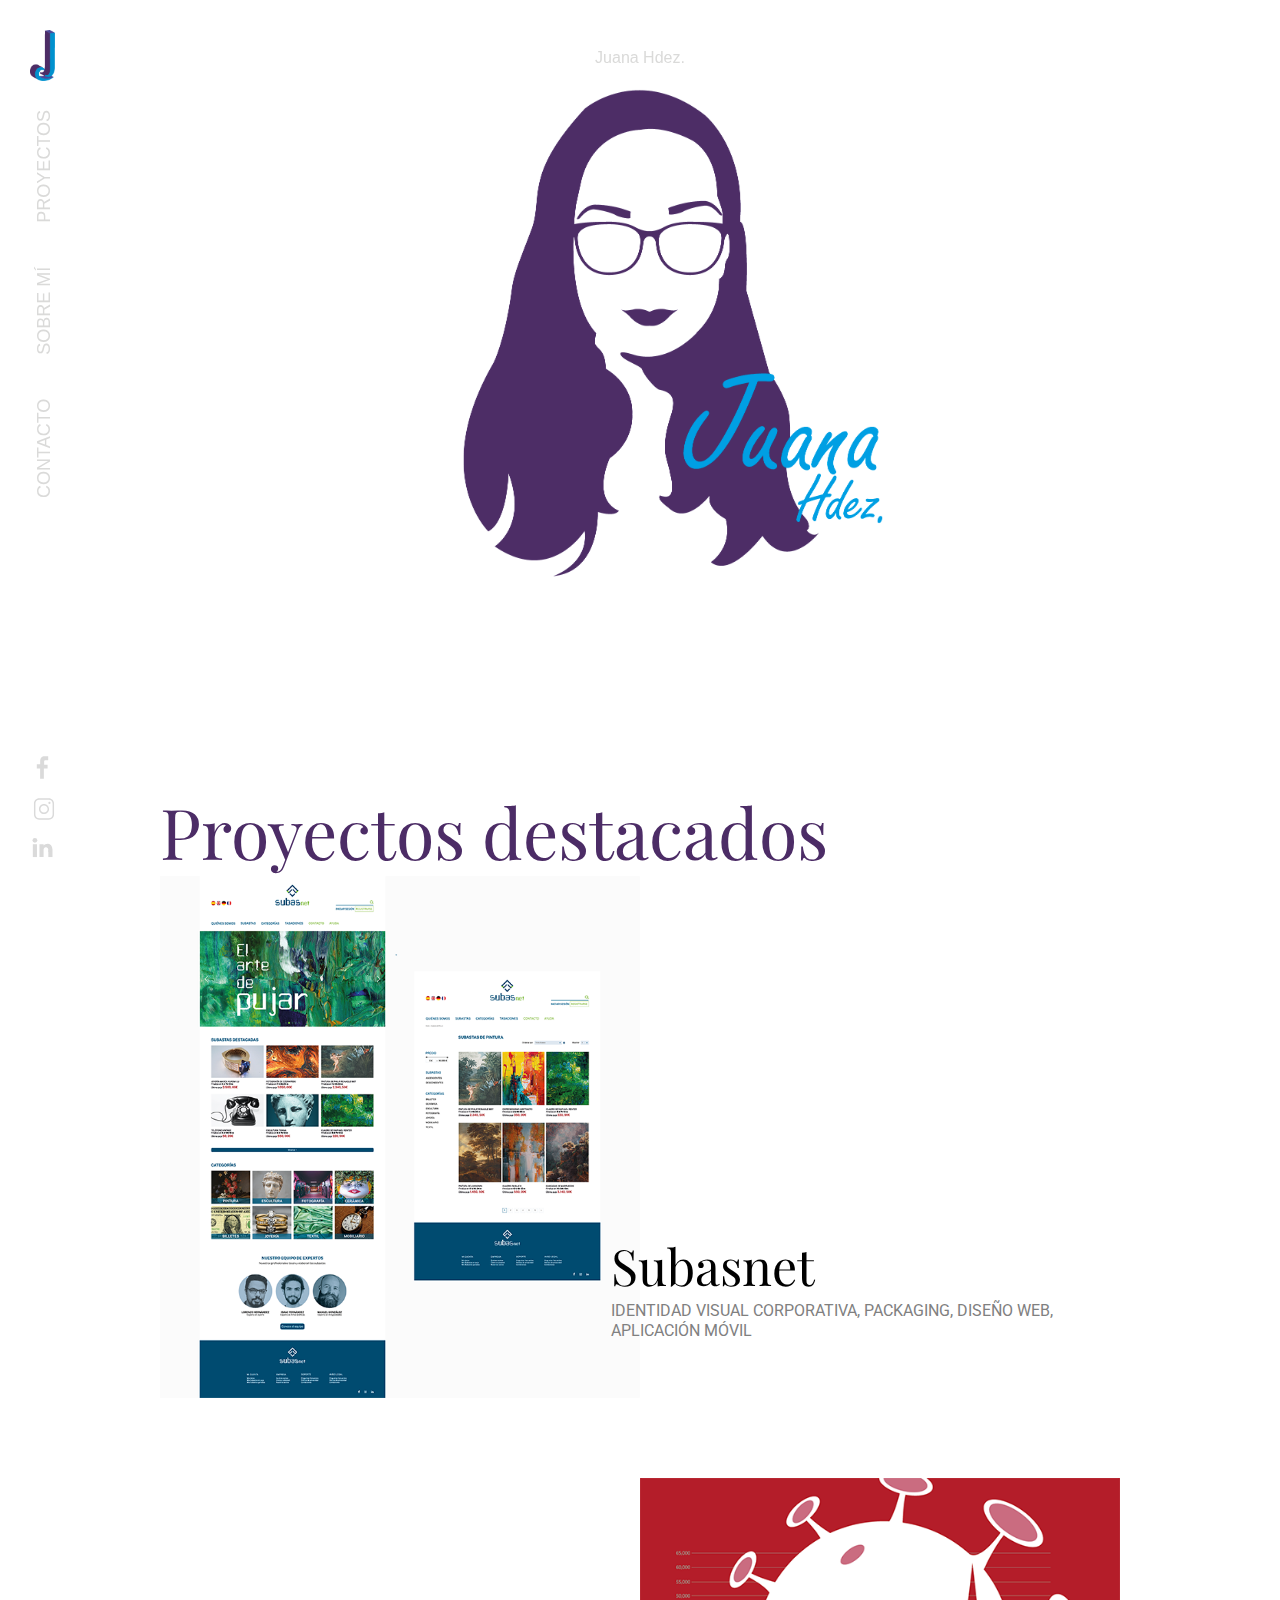
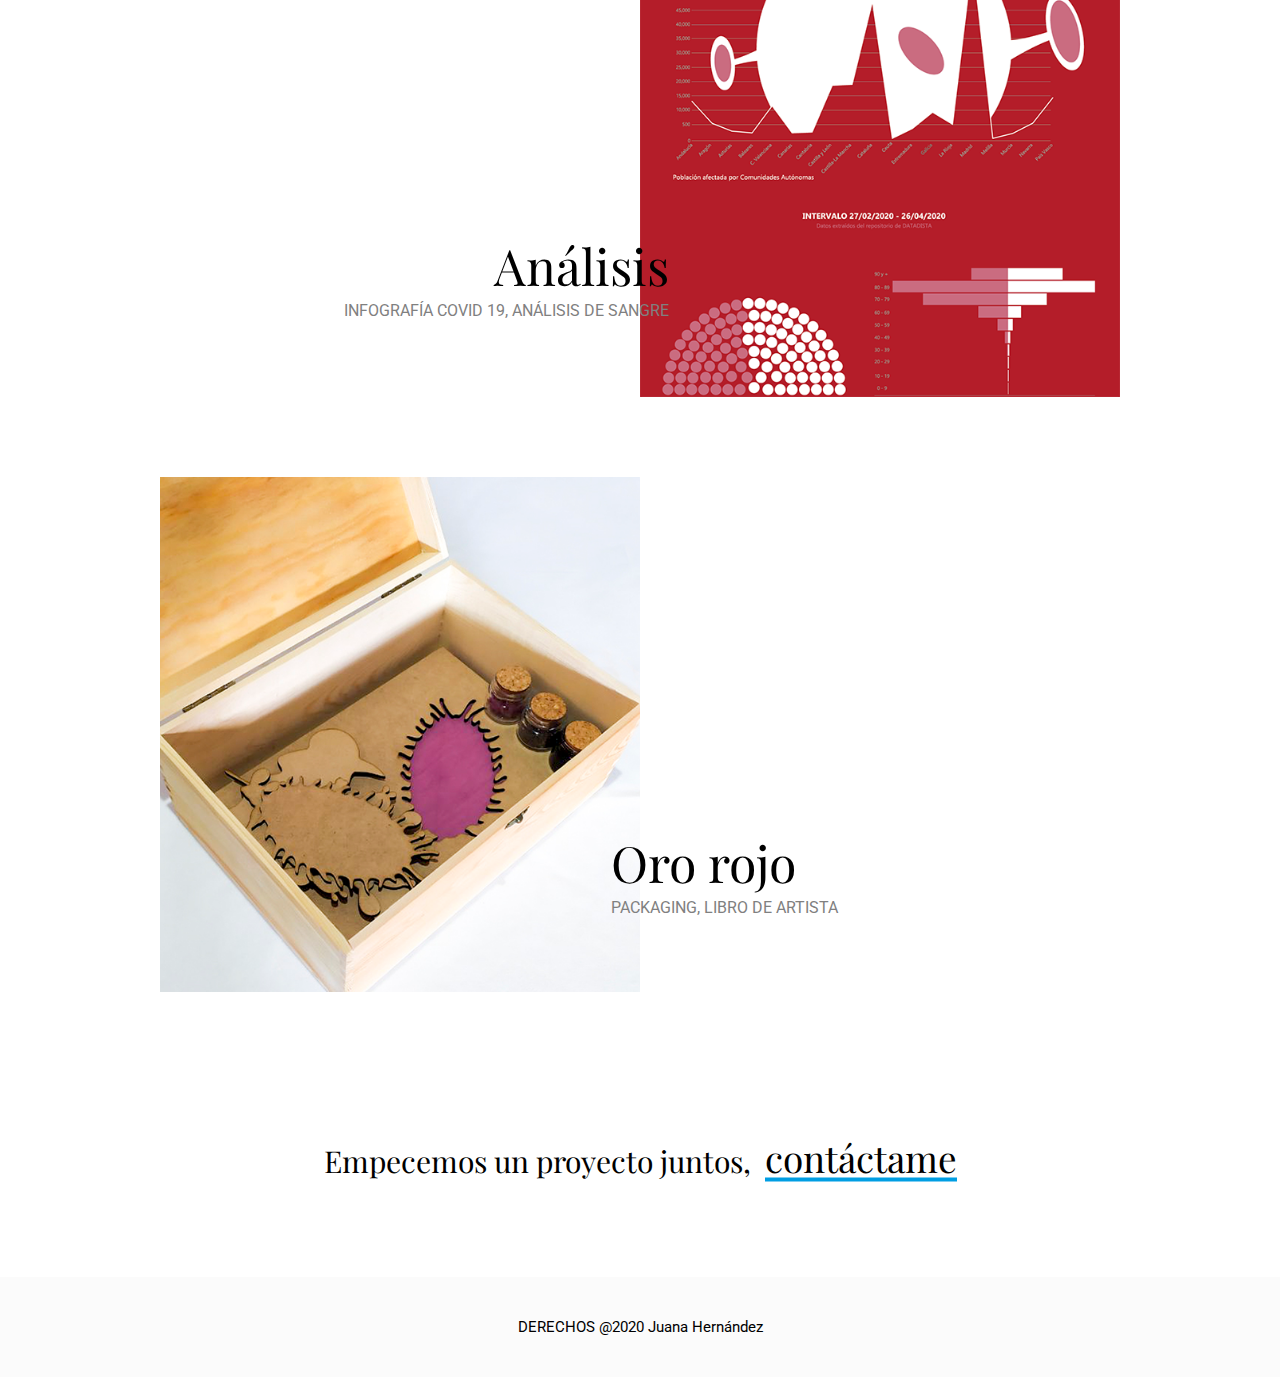
<file: index.html>
<!doctype html> 
<html> 
	<head>  
		<meta charset="utf-8">  
		<meta name="viewport" content="width=device-width, initial-scale=1">
		<title>JUANA HDEZ.</title> 
		
		<link href="https://fonts.googleapis.com/css2?family=Playfair+Display:wght@600&display=swap" rel="stylesheet">
		<link href="https://fonts.googleapis.com/css2?family=Crimson+Text:wght@700&family=Roboto&display=swap" rel="stylesheet">
		<link href="https://fonts.googleapis.com/css2?family=Dancing+Script:wght@700&display=swap" rel="stylesheet">


		<link rel="stylesheet" type="text/css" href="./styles/reset.css"/>
		 
		<link rel="stylesheet" type="text/css" href="./styles/index.css"/>
		<link rel="stylesheet" type="text/css" href="./styles/header.css"/>
		<link rel="stylesheet" type="text/css" href="./styles/footer.css"/>
		<link rel="stylesheet" type="text/css" href="./styles/mobile-menu.css"/>
	</head>
	<body> 
		<header>
			<a class="logo" href="./index.html"><img src="./resources/logo/logo.png" alt="Logotipo personal basado en la J"></a>
			<nav>
				<ul>
					<li id="contact-link" class="link"><a href="./contact.html">CONTACTO</a></li>
					<li id="about-me-link" class="link"><a href="./about-me.html">SOBRE MÍ</a></li>
					<li id="projects-link" class="link"><a href="./projects.html">PROYECTOS</a></li>
				</ul>
			</nav>
			<div class="social-network-wrapper">
				<a class="social-network-icon facebook" href="http://www.facebook.com" target="_blank"> <svg version="1.1" id="Capa_1" xmlns="http://www.w3.org/2000/svg" xmlns:xlink="http://www.w3.org/1999/xlink" x="0px" y="0px" width="25px" height="25px" viewBox="0 0 20 20" enable-background="new 0 0 20 20" xml:space="preserve"> <g> <path fill="#DADADA" d="M14.561,1.082h-3.203c0,0-2.758-0.09-3.208,3.342v2.979H5.439v3.388h2.663v8.129h2.982v-8.129h2.981V7.718 h-2.755V5.416c0,0-0.09-1.174,0.721-1.174h2.529V1.082z"/> </g> </svg></a>
				<a class="social-network-icon instagram" href="http://www.instagram.com" target="_blank"><svg version="1.1" id="Capa_1" xmlns="http://www.w3.org/2000/svg" xmlns:xlink="http://www.w3.org/1999/xlink" x="0px" y="0px" width="28px" height="28px" viewBox="0 0 20 20" enable-background="new 0 0 20 20" xml:space="preserve"> <g> <g> <path fill="#DADADA" d="M13.481,17.639H6.515c-2.029,0-3.682-1.65-3.682-3.681V6.042c0-2.029,1.652-3.682,3.682-3.682h6.967 c2.031,0,3.685,1.652,3.685,3.682v7.916C17.166,15.988,15.513,17.639,13.481,17.639z M6.515,3.39c-1.462,0-2.652,1.19-2.652,2.652 v7.916c0,1.464,1.19,2.653,2.652,2.653h6.967c1.463,0,2.652-1.189,2.652-2.653V6.042c0-1.462-1.189-2.652-2.652-2.652H6.515z"/> </g> <g> <path fill="#DADADA" d="M9.998,13.614c-1.992,0-3.612-1.621-3.612-3.613c0-1.992,1.62-3.613,3.612-3.613 c1.995,0,3.615,1.621,3.615,3.613C13.613,11.993,11.993,13.614,9.998,13.614z M9.998,7.417c-1.423,0-2.583,1.16-2.583,2.584 c0,1.425,1.16,2.582,2.583,2.582c1.426,0,2.586-1.156,2.586-2.582C12.584,8.578,11.424,7.417,9.998,7.417z"/></g> <g> <circle fill="#DADADA" cx="13.886" cy="5.644" r="0.79"/> </g> </g> </svg> </a>
				<a class="social-network-icon linkedin" href="http://www.linkedin.com" target="_blank"> <svg version="1.1" id="Capa_1" xmlns="http://www.w3.org/2000/svg" xmlns:xlink="http://www.w3.org/1999/xlink" x="0px" y="0px" width="25px" height="25px" viewBox="0 0 20 20" enable-background="new 0 0 20 20" xml:space="preserve"> <g> <g> <circle fill="#DADADA" cx="3.918" cy="4.247" r="1.896"/> </g> <g> <rect x="2.263" y="7.376" fill="#DADADA" width="3.309" height="10.272"/> </g> <g> <rect x="14.672" y="11.74" fill="#DADADA" width="3.305" height="5.908"/> </g> <g> <path fill="#DADADA" d="M16.604,7.904c-2.154-1.762-4.6-0.381-5.724,0.454V7.376H7.572v10.272h3.307V11.32 c0.66-1.639,2.197-1.43,2.197-1.43c2.209,0.572,1.596,3.658,1.596,3.658l1.313-0.309l1.992-1.5 C17.977,9.052,16.604,7.904,16.604,7.904z"/> </g> </g> </svg></a>
			</div>
		</header>

		<svg class="mobile-menu-icon open" height="384pt" viewBox="0 -53 384 384" width="384pt" xmlns="http://www.w3.org/2000/svg"><path d="m368 154.667969h-352c-8.832031 0-16-7.167969-16-16s7.167969-16 16-16h352c8.832031 0 16 7.167969 16 16s-7.167969 16-16 16zm0 0"/><path d="m368 32h-352c-8.832031 0-16-7.167969-16-16s7.167969-16 16-16h352c8.832031 0 16 7.167969 16 16s-7.167969 16-16 16zm0 0"/><path d="m368 277.332031h-352c-8.832031 0-16-7.167969-16-16s7.167969-16 16-16h352c8.832031 0 16 7.167969 16 16s-7.167969 16-16 16zm0 0"/></svg>
		<svg class="mobile-menu-icon close" version="1.1" id="Capa_1" xmlns="http://www.w3.org/2000/svg" xmlns:xlink="http://www.w3.org/1999/xlink" x="0px" y="0px" width="587.91px" height="587.91px" viewBox="0 0 587.91 587.91" style="enable-background:new 0 0 587.91 587.91;" xml:space="preserve"><g><g><g><path d="M86.451,501.46c26.937,26.936,58.315,48.088,93.265,62.871c36.207,15.314,74.642,23.078,114.239,23.078c39.596,0,78.032-7.764,114.239-23.078c34.949-14.783,66.328-35.936,93.266-62.871c26.936-26.938,48.09-58.316,62.871-93.266c15.314-36.207,23.08-74.643,23.08-114.238c0-39.598-7.766-78.033-23.08-114.239c-14.781-34.95-35.936-66.328-62.871-93.265c-26.938-26.937-58.316-48.09-93.266-62.872C371.986,8.265,333.551,0.501,293.955,0.501c-39.597,0-78.032,7.765-114.239,23.079c-34.95,14.782-66.328,35.936-93.265,62.872s-48.09,58.315-62.873,93.264C8.265,215.923,0.5,254.358,0.5,293.956c0,39.596,7.765,78.031,23.079,114.238C38.361,443.144,59.515,474.522,86.451,501.46z M293.955,43.341c138.411,0,250.614,112.204,250.614,250.615c0,138.41-112.203,250.613-250.614,250.613S43.34,432.366,43.34,293.956C43.34,155.545,155.544,43.341,293.955,43.341z"/><path d="M293.955,587.909c-39.667,0-78.167-7.778-114.434-23.117c-35.01-14.809-66.442-35.998-93.423-62.979c-26.983-26.984-48.172-58.417-62.979-93.425C7.778,372.119,0,333.618,0,293.956c0-39.663,7.778-78.165,23.118-114.435c14.807-35.008,35.997-66.44,62.979-93.423c26.982-26.983,58.415-48.172,93.423-62.979c36.27-15.34,74.771-23.118,114.434-23.118c39.666,0,78.167,7.778,114.433,23.119c35.009,14.807,66.441,35.997,93.425,62.979c26.984,26.985,48.173,58.417,62.979,93.423c15.341,36.27,23.119,74.771,23.119,114.434c0,39.662-7.778,78.163-23.119,114.433c-14.806,35.007-35.994,66.439-62.979,93.425c-26.982,26.98-58.415,48.169-93.425,62.979C372.121,580.131,333.62,587.909,293.955,587.909z M293.955,1.001c-39.529,0-77.898,7.751-114.044,23.039c-34.889,14.757-66.215,35.874-93.106,62.765c-26.892,26.892-48.009,58.217-62.766,93.105C8.751,216.057,1,254.427,1,293.956C1,333.483,8.751,371.854,24.039,408c14.757,34.889,35.874,66.214,62.766,93.106c26.89,26.889,58.215,48.006,93.106,62.765c36.142,15.287,74.512,23.038,114.044,23.038s77.901-7.751,114.044-23.039c34.89-14.758,66.216-35.875,93.106-62.764c26.893-26.895,48.009-58.22,62.764-93.106c15.289-36.146,23.041-74.516,23.041-114.044c0-39.529-7.752-77.899-23.041-114.044c-14.754-34.887-35.871-66.212-62.764-93.106c-26.892-26.891-58.218-48.008-93.106-62.765C371.855,8.752,333.485,1.001,293.955,1.001z M293.955,545.069c-67.075,0-130.136-26.12-177.565-73.549c-47.429-47.43-73.55-110.489-73.55-177.564S68.96,163.82,116.39,116.391c47.429-47.429,110.49-73.55,177.565-73.55c67.075,0,130.135,26.121,177.564,73.55c47.43,47.43,73.55,110.49,73.55,177.565s-26.12,130.135-73.55,177.564C424.09,518.949,361.029,545.069,293.955,545.069z M293.955,43.841c-66.808,0-129.617,26.017-176.858,73.257c-47.24,47.241-73.257,110.05-73.257,176.858c0,66.808,26.017,129.617,73.257,176.856c47.24,47.24,110.05,73.257,176.858,73.257s129.617-26.017,176.857-73.257c47.24-47.239,73.257-110.049,73.257-176.856c0-66.808-26.017-129.618-73.257-176.858C423.571,69.857,360.763,43.841,293.955,43.841z"/></g><g><path d="M184.92,402.989c4.183,4.184,9.664,6.275,15.146,6.275c5.482,0,10.964-2.092,15.146-6.275l78.742-78.742l78.743,78.742c4.182,4.184,9.664,6.275,15.146,6.275s10.963-2.092,15.146-6.275c8.365-8.363,8.365-21.926,0-30.291l-78.744-78.742l78.742-78.743c8.365-8.365,8.365-21.928,0-30.292c-8.363-8.365-21.926-8.365-30.291,0l-78.743,78.743l-78.742-78.743c-8.365-8.365-21.928-8.365-30.292,0c-8.365,8.365-8.365,21.927,0,30.292l78.743,78.743l-78.743,78.742C176.555,381.063,176.555,394.626,184.92,402.989z"/><path d="M387.844,409.765c-5.856,0-11.36-2.28-15.5-6.422l-78.389-78.389l-78.388,78.389c-4.14,4.142-9.645,6.422-15.5,6.422s-11.36-2.28-15.5-6.422c-4.14-4.14-6.42-9.644-6.42-15.498c0-5.855,2.28-11.359,6.42-15.5l78.389-78.389l-78.389-78.389c-8.546-8.547-8.546-22.453,0-31c4.14-4.14,9.644-6.42,15.5-6.42c5.855,0,11.36,2.28,15.5,6.42l78.389,78.389l78.389-78.389c4.141-4.14,9.645-6.42,15.5-6.42c5.854,0,11.358,2.28,15.498,6.42c4.141,4.14,6.42,9.645,6.42,15.5s-2.279,11.36-6.42,15.5l-78.389,78.389l78.391,78.389c4.141,4.141,6.421,9.645,6.421,15.5c0,5.854-2.28,11.358-6.421,15.498C399.202,407.484,393.698,409.765,387.844,409.765z M293.955,323.54l79.096,79.096c3.95,3.952,9.204,6.129,14.793,6.129c5.587,0,10.841-2.177,14.793-6.129c3.951-3.95,6.128-9.203,6.128-14.791s-2.177-10.842-6.128-14.793l-79.098-79.096l79.096-79.096c3.951-3.951,6.127-9.205,6.127-14.793s-2.176-10.841-6.127-14.792c-3.95-3.951-9.203-6.127-14.791-6.127s-10.842,2.176-14.793,6.127l-79.096,79.096l-79.096-79.096c-3.951-3.951-9.205-6.127-14.793-6.127c-5.588,0-10.841,2.176-14.792,6.127c-8.156,8.157-8.156,21.428,0,29.585l79.096,79.096l-79.096,79.096c-3.951,3.951-6.127,9.205-6.127,14.793s2.176,10.841,6.127,14.791c3.952,3.952,9.205,6.129,14.793,6.129s10.841-2.177,14.793-6.129L293.955,323.54z"/></g></g></g></svg>
		<div class="popup-menu">
			<ul>
				<li id="projects-link" class="link"><a href="./projects.html">PROYECTOS</a></li>
				<li id="about-me-link" class="link"><a href="./about-me.html">SOBRE MÍ</a></li>
				<li id="contact-link" class="link"><a href="./contact.html">CONTACTO</a></li>
			</ul>
			<div class="social-network-wrapper">
				<a class="social-network-icon facebook" href="http://www.facebook.com" target="_blank"> <svg version="1.1" id="Capa_1" xmlns="http://www.w3.org/2000/svg" xmlns:xlink="http://www.w3.org/1999/xlink" x="0px" y="0px" width="25px" height="25px" viewBox="0 0 20 20" enable-background="new 0 0 20 20" xml:space="preserve"> <g> <path fill="#DADADA" d="M14.561,1.082h-3.203c0,0-2.758-0.09-3.208,3.342v2.979H5.439v3.388h2.663v8.129h2.982v-8.129h2.981V7.718 h-2.755V5.416c0,0-0.09-1.174,0.721-1.174h2.529V1.082z"/> </g> </svg></a>
				<a class="social-network-icon instagram" href="http://www.instagram.com" target="_blank"><svg version="1.1" id="Capa_1" xmlns="http://www.w3.org/2000/svg" xmlns:xlink="http://www.w3.org/1999/xlink" x="0px" y="0px" width="28px" height="28px" viewBox="0 0 20 20" enable-background="new 0 0 20 20" xml:space="preserve"> <g> <g> <path fill="#DADADA" d="M13.481,17.639H6.515c-2.029,0-3.682-1.65-3.682-3.681V6.042c0-2.029,1.652-3.682,3.682-3.682h6.967 c2.031,0,3.685,1.652,3.685,3.682v7.916C17.166,15.988,15.513,17.639,13.481,17.639z M6.515,3.39c-1.462,0-2.652,1.19-2.652,2.652 v7.916c0,1.464,1.19,2.653,2.652,2.653h6.967c1.463,0,2.652-1.189,2.652-2.653V6.042c0-1.462-1.189-2.652-2.652-2.652H6.515z"/> </g> <g> <path fill="#DADADA" d="M9.998,13.614c-1.992,0-3.612-1.621-3.612-3.613c0-1.992,1.62-3.613,3.612-3.613 c1.995,0,3.615,1.621,3.615,3.613C13.613,11.993,11.993,13.614,9.998,13.614z M9.998,7.417c-1.423,0-2.583,1.16-2.583,2.584 c0,1.425,1.16,2.582,2.583,2.582c1.426,0,2.586-1.156,2.586-2.582C12.584,8.578,11.424,7.417,9.998,7.417z"/></g> <g> <circle fill="#DADADA" cx="13.886" cy="5.644" r="0.79"/> </g> </g> </svg> </a>
				<a class="social-network-icon linkedin" href="http://www.linkedin.com" target="_blank"> <svg version="1.1" id="Capa_1" xmlns="http://www.w3.org/2000/svg" xmlns:xlink="http://www.w3.org/1999/xlink" x="0px" y="0px" width="25px" height="25px" viewBox="0 0 20 20" enable-background="new 0 0 20 20" xml:space="preserve"> <g> <g> <circle fill="#DADADA" cx="3.918" cy="4.247" r="1.896"/> </g> <g> <rect x="2.263" y="7.376" fill="#DADADA" width="3.309" height="10.272"/> </g> <g> <rect x="14.672" y="11.74" fill="#DADADA" width="3.305" height="5.908"/> </g> <g> <path fill="#DADADA" d="M16.604,7.904c-2.154-1.762-4.6-0.381-5.724,0.454V7.376H7.572v10.272h3.307V11.32 c0.66-1.639,2.197-1.43,2.197-1.43c2.209,0.572,1.596,3.658,1.596,3.658l1.313-0.309l1.992-1.5 C17.977,9.052,16.604,7.904,16.604,7.904z"/> </g> </g> </svg></a>
			</div>
		</div>
		
		<h1 class= "main-title">Juana Hdez.</h1>

		<img class="main-image" src="./resources/images/rostro.png" alt="Imagen de un autorretrato ilustrado">
		
		<section class="selected-projects">
			<h2 class="title">Proyectos destacados</h2>
			<div class="selected-project">
				<a href="./project-subasnet.html"><img class="project-image" src="./resources/images/subasnet_1.png" alt="Fotografía del proyecto web de Subasnet"></a>
				<a href="./project-subasnet.html" class="project-text">
					
					<h2 class="project-title">Subasnet</h2>
					<p class="project-subtitle">Identidad visual corporativa, packaging, diseño web, aplicación móvil </p>
				</a>
			</div>

			<div class="selected-project inverted">
				<a href="./project-salud.html"><img class="project-image" src="./resources/images/infografia_1.png" alt="Imagen del proyecto de salud, donde aparece una infografía del Covid 19"></a>
				<a href="./project-salud.html" class="project-text">
					<h2 class="project-title">Análisis</h2>
					<p class="project-subtitle">Infografía covid 19, análisis de sangre</p>
				</a>
			</div>

			<div class="selected-project">
				<a href="./project-oro-rojo.html"><img class="project-image" src="./resources/images/libro_artista_1.png" alt="Fotografía del proyecto de Oro Rojo, libro de artista sobre la cochinilla canaria"></a>
				<a href="./project-oro-rojo.html" class="project-text">
					<h2 class="project-title">Oro rojo</h2>
					<p class="project-subtitle">Packaging, libro de artista</p>
				</a>
			</div>
		</section>

		<div class="contact-me-banner">
			<div class="contact-me-phrase">
				<p>Empecemos un proyecto juntos,</p>
				<a href="./contact.html" class="highlighted">contáctame<span class="underline"></span></a>
			</div>
		</div>

		<footer>
			<p>DERECHOS @2020 Juana Hernández</p>
		</footer>

		<script src="https://ajax.googleapis.com/ajax/libs/jquery/3.5.1/jquery.min.js"></script>
		<script src="./scripts/main.js"></script>
	</body>
    
</html>
</file>
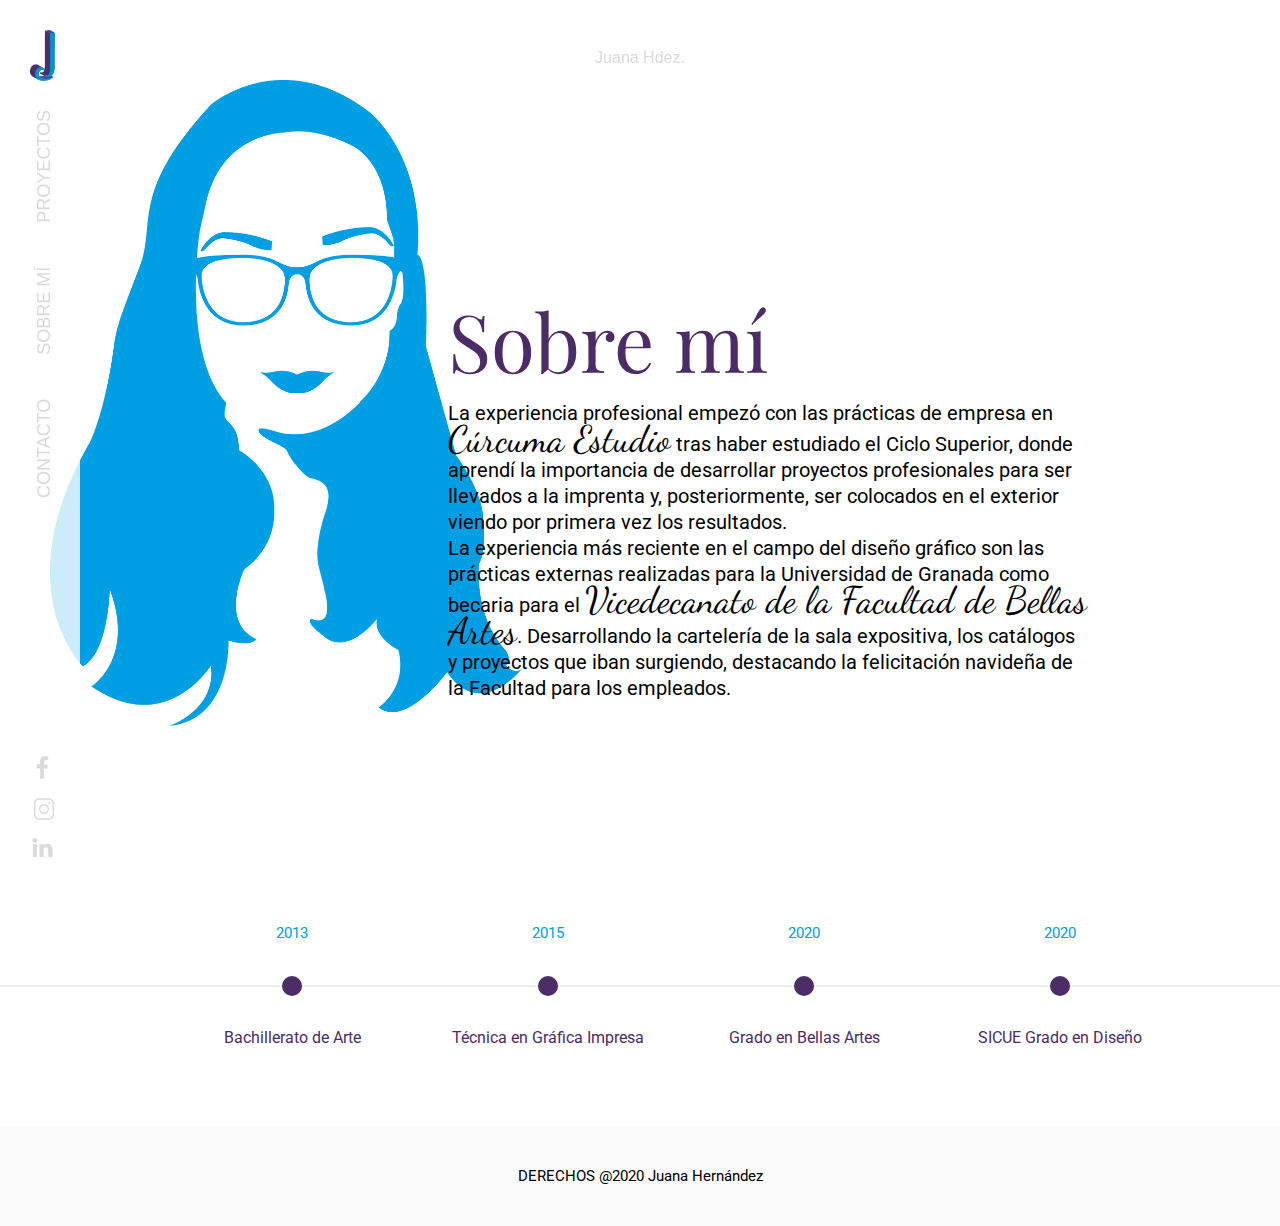
<file: about-me.html>
<!doctype html>   
<html>    
	<head>    
		<meta charset="utf-8">
		<meta name="viewport" content="width=device-width, initial-scale=1">
		
		<title>Juana Hdez | Sobre mi</title>

		<link href="https://fonts.googleapis.com/css2?family=Playfair+Display:wght@600&display=swap" rel="stylesheet">
		<link href="https://fonts.googleapis.com/css2?family=Crimson+Text:wght@700&family=Roboto&display=swap" rel="stylesheet">
		<link href="https://fonts.googleapis.com/css2?family=Dancing+Script:wght@700&display=swap" rel="stylesheet">

		<link rel="stylesheet" type="text/css" href="./styles/reset.css"/>
		<link rel="stylesheet" type="text/css" href="./styles/header.css"/>
		<link rel="stylesheet" type="text/css" href="./styles/footer.css"/>
		<link rel="stylesheet" type="text/css" href="./styles/mobile-menu.css"/>
		<link rel="stylesheet" type="text/css" href="./styles/about-me.css"/>
	</head>
	<body>  
		<header>
			<a class="logo" href="./index.html"><img src="./resources/logo/logo.png" alt=" Logotipo personal basado en la J"></a>
			<nav>
				<ul>
					<li id="contact-link" class="link"><a href="./contact.html">CONTACTO</a></li>
					<li id="about-me-link" class="link"><a href="./about-me.html">SOBRE MÍ</a></li>
					<li id="projects-link" class="link"><a href="./projects.html">PROYECTOS</a></li>
				</ul>
			</nav>
			<div class="social-network-wrapper">
				<a class="social-network-icon facebook" href="http://www.facebook.com" target="_blank"> <svg version="1.1" id="Capa_1" xmlns="http://www.w3.org/2000/svg" xmlns:xlink="http://www.w3.org/1999/xlink" x="0px" y="0px" width="25px" height="25px" viewBox="0 0 20 20" enable-background="new 0 0 20 20" xml:space="preserve"> <g> <path fill="#DADADA" d="M14.561,1.082h-3.203c0,0-2.758-0.09-3.208,3.342v2.979H5.439v3.388h2.663v8.129h2.982v-8.129h2.981V7.718 h-2.755V5.416c0,0-0.09-1.174,0.721-1.174h2.529V1.082z"/> </g> </svg></a>
				<a class="social-network-icon instagram" href="http://www.instagram.com" target="_blank"><svg version="1.1" id="Capa_1" xmlns="http://www.w3.org/2000/svg" xmlns:xlink="http://www.w3.org/1999/xlink" x="0px" y="0px" width="28px" height="28px" viewBox="0 0 20 20" enable-background="new 0 0 20 20" xml:space="preserve"> <g> <g> <path fill="#DADADA" d="M13.481,17.639H6.515c-2.029,0-3.682-1.65-3.682-3.681V6.042c0-2.029,1.652-3.682,3.682-3.682h6.967 c2.031,0,3.685,1.652,3.685,3.682v7.916C17.166,15.988,15.513,17.639,13.481,17.639z M6.515,3.39c-1.462,0-2.652,1.19-2.652,2.652 v7.916c0,1.464,1.19,2.653,2.652,2.653h6.967c1.463,0,2.652-1.189,2.652-2.653V6.042c0-1.462-1.189-2.652-2.652-2.652H6.515z"/> </g> <g> <path fill="#DADADA" d="M9.998,13.614c-1.992,0-3.612-1.621-3.612-3.613c0-1.992,1.62-3.613,3.612-3.613 c1.995,0,3.615,1.621,3.615,3.613C13.613,11.993,11.993,13.614,9.998,13.614z M9.998,7.417c-1.423,0-2.583,1.16-2.583,2.584 c0,1.425,1.16,2.582,2.583,2.582c1.426,0,2.586-1.156,2.586-2.582C12.584,8.578,11.424,7.417,9.998,7.417z"/></g> <g> <circle fill="#DADADA" cx="13.886" cy="5.644" r="0.79"/> </g> </g> </svg> </a>
				<a class="social-network-icon linkedin" href="http://www.linkedin.com" target="_blank"> <svg version="1.1" id="Capa_1" xmlns="http://www.w3.org/2000/svg" xmlns:xlink="http://www.w3.org/1999/xlink" x="0px" y="0px" width="25px" height="25px" viewBox="0 0 20 20" enable-background="new 0 0 20 20" xml:space="preserve"> <g> <g> <circle fill="#DADADA" cx="3.918" cy="4.247" r="1.896"/> </g> <g> <rect x="2.263" y="7.376" fill="#DADADA" width="3.309" height="10.272"/> </g> <g> <rect x="14.672" y="11.74" fill="#DADADA" width="3.305" height="5.908"/> </g> <g> <path fill="#DADADA" d="M16.604,7.904c-2.154-1.762-4.6-0.381-5.724,0.454V7.376H7.572v10.272h3.307V11.32 c0.66-1.639,2.197-1.43,2.197-1.43c2.209,0.572,1.596,3.658,1.596,3.658l1.313-0.309l1.992-1.5 C17.977,9.052,16.604,7.904,16.604,7.904z"/> </g> </g> </svg></a>
			</div>
		</header>

		<svg class="mobile-menu-icon open" height="384pt" viewBox="0 -53 384 384" width="384pt" xmlns="http://www.w3.org/2000/svg"><path d="m368 154.667969h-352c-8.832031 0-16-7.167969-16-16s7.167969-16 16-16h352c8.832031 0 16 7.167969 16 16s-7.167969 16-16 16zm0 0"/><path d="m368 32h-352c-8.832031 0-16-7.167969-16-16s7.167969-16 16-16h352c8.832031 0 16 7.167969 16 16s-7.167969 16-16 16zm0 0"/><path d="m368 277.332031h-352c-8.832031 0-16-7.167969-16-16s7.167969-16 16-16h352c8.832031 0 16 7.167969 16 16s-7.167969 16-16 16zm0 0"/></svg>
		<svg class="mobile-menu-icon close" version="1.1" id="Capa_1" xmlns="http://www.w3.org/2000/svg" xmlns:xlink="http://www.w3.org/1999/xlink" x="0px" y="0px" width="587.91px" height="587.91px" viewBox="0 0 587.91 587.91" style="enable-background:new 0 0 587.91 587.91;" xml:space="preserve"><g><g><g><path d="M86.451,501.46c26.937,26.936,58.315,48.088,93.265,62.871c36.207,15.314,74.642,23.078,114.239,23.078c39.596,0,78.032-7.764,114.239-23.078c34.949-14.783,66.328-35.936,93.266-62.871c26.936-26.938,48.09-58.316,62.871-93.266c15.314-36.207,23.08-74.643,23.08-114.238c0-39.598-7.766-78.033-23.08-114.239c-14.781-34.95-35.936-66.328-62.871-93.265c-26.938-26.937-58.316-48.09-93.266-62.872C371.986,8.265,333.551,0.501,293.955,0.501c-39.597,0-78.032,7.765-114.239,23.079c-34.95,14.782-66.328,35.936-93.265,62.872s-48.09,58.315-62.873,93.264C8.265,215.923,0.5,254.358,0.5,293.956c0,39.596,7.765,78.031,23.079,114.238C38.361,443.144,59.515,474.522,86.451,501.46z M293.955,43.341c138.411,0,250.614,112.204,250.614,250.615c0,138.41-112.203,250.613-250.614,250.613S43.34,432.366,43.34,293.956C43.34,155.545,155.544,43.341,293.955,43.341z"/><path d="M293.955,587.909c-39.667,0-78.167-7.778-114.434-23.117c-35.01-14.809-66.442-35.998-93.423-62.979c-26.983-26.984-48.172-58.417-62.979-93.425C7.778,372.119,0,333.618,0,293.956c0-39.663,7.778-78.165,23.118-114.435c14.807-35.008,35.997-66.44,62.979-93.423c26.982-26.983,58.415-48.172,93.423-62.979c36.27-15.34,74.771-23.118,114.434-23.118c39.666,0,78.167,7.778,114.433,23.119c35.009,14.807,66.441,35.997,93.425,62.979c26.984,26.985,48.173,58.417,62.979,93.423c15.341,36.27,23.119,74.771,23.119,114.434c0,39.662-7.778,78.163-23.119,114.433c-14.806,35.007-35.994,66.439-62.979,93.425c-26.982,26.98-58.415,48.169-93.425,62.979C372.121,580.131,333.62,587.909,293.955,587.909z M293.955,1.001c-39.529,0-77.898,7.751-114.044,23.039c-34.889,14.757-66.215,35.874-93.106,62.765c-26.892,26.892-48.009,58.217-62.766,93.105C8.751,216.057,1,254.427,1,293.956C1,333.483,8.751,371.854,24.039,408c14.757,34.889,35.874,66.214,62.766,93.106c26.89,26.889,58.215,48.006,93.106,62.765c36.142,15.287,74.512,23.038,114.044,23.038s77.901-7.751,114.044-23.039c34.89-14.758,66.216-35.875,93.106-62.764c26.893-26.895,48.009-58.22,62.764-93.106c15.289-36.146,23.041-74.516,23.041-114.044c0-39.529-7.752-77.899-23.041-114.044c-14.754-34.887-35.871-66.212-62.764-93.106c-26.892-26.891-58.218-48.008-93.106-62.765C371.855,8.752,333.485,1.001,293.955,1.001z M293.955,545.069c-67.075,0-130.136-26.12-177.565-73.549c-47.429-47.43-73.55-110.489-73.55-177.564S68.96,163.82,116.39,116.391c47.429-47.429,110.49-73.55,177.565-73.55c67.075,0,130.135,26.121,177.564,73.55c47.43,47.43,73.55,110.49,73.55,177.565s-26.12,130.135-73.55,177.564C424.09,518.949,361.029,545.069,293.955,545.069z M293.955,43.841c-66.808,0-129.617,26.017-176.858,73.257c-47.24,47.241-73.257,110.05-73.257,176.858c0,66.808,26.017,129.617,73.257,176.856c47.24,47.24,110.05,73.257,176.858,73.257s129.617-26.017,176.857-73.257c47.24-47.239,73.257-110.049,73.257-176.856c0-66.808-26.017-129.618-73.257-176.858C423.571,69.857,360.763,43.841,293.955,43.841z"/></g><g><path d="M184.92,402.989c4.183,4.184,9.664,6.275,15.146,6.275c5.482,0,10.964-2.092,15.146-6.275l78.742-78.742l78.743,78.742c4.182,4.184,9.664,6.275,15.146,6.275s10.963-2.092,15.146-6.275c8.365-8.363,8.365-21.926,0-30.291l-78.744-78.742l78.742-78.743c8.365-8.365,8.365-21.928,0-30.292c-8.363-8.365-21.926-8.365-30.291,0l-78.743,78.743l-78.742-78.743c-8.365-8.365-21.928-8.365-30.292,0c-8.365,8.365-8.365,21.927,0,30.292l78.743,78.743l-78.743,78.742C176.555,381.063,176.555,394.626,184.92,402.989z"/><path d="M387.844,409.765c-5.856,0-11.36-2.28-15.5-6.422l-78.389-78.389l-78.388,78.389c-4.14,4.142-9.645,6.422-15.5,6.422s-11.36-2.28-15.5-6.422c-4.14-4.14-6.42-9.644-6.42-15.498c0-5.855,2.28-11.359,6.42-15.5l78.389-78.389l-78.389-78.389c-8.546-8.547-8.546-22.453,0-31c4.14-4.14,9.644-6.42,15.5-6.42c5.855,0,11.36,2.28,15.5,6.42l78.389,78.389l78.389-78.389c4.141-4.14,9.645-6.42,15.5-6.42c5.854,0,11.358,2.28,15.498,6.42c4.141,4.14,6.42,9.645,6.42,15.5s-2.279,11.36-6.42,15.5l-78.389,78.389l78.391,78.389c4.141,4.141,6.421,9.645,6.421,15.5c0,5.854-2.28,11.358-6.421,15.498C399.202,407.484,393.698,409.765,387.844,409.765z M293.955,323.54l79.096,79.096c3.95,3.952,9.204,6.129,14.793,6.129c5.587,0,10.841-2.177,14.793-6.129c3.951-3.95,6.128-9.203,6.128-14.791s-2.177-10.842-6.128-14.793l-79.098-79.096l79.096-79.096c3.951-3.951,6.127-9.205,6.127-14.793s-2.176-10.841-6.127-14.792c-3.95-3.951-9.203-6.127-14.791-6.127s-10.842,2.176-14.793,6.127l-79.096,79.096l-79.096-79.096c-3.951-3.951-9.205-6.127-14.793-6.127c-5.588,0-10.841,2.176-14.792,6.127c-8.156,8.157-8.156,21.428,0,29.585l79.096,79.096l-79.096,79.096c-3.951,3.951-6.127,9.205-6.127,14.793s2.176,10.841,6.127,14.791c3.952,3.952,9.205,6.129,14.793,6.129s10.841-2.177,14.793-6.129L293.955,323.54z"/></g></g></g></svg>
		<div class="popup-menu">
			<ul>
				<li id="projects-link" class="link"><a href="./projects.html">PROYECTOS</a></li>
				<li id="about-me-link" class="link"><a href="./about-me.html">SOBRE MÍ</a></li>
				<li id="contact-link" class="link"><a href="./contact.html">CONTACTO</a></li>
			</ul>
			<div class="social-network-wrapper">
				<a class="social-network-icon facebook" href="http://www.facebook.com" target="_blank"> <svg version="1.1" id="Capa_1" xmlns="http://www.w3.org/2000/svg" xmlns:xlink="http://www.w3.org/1999/xlink" x="0px" y="0px" width="25px" height="25px" viewBox="0 0 20 20" enable-background="new 0 0 20 20" xml:space="preserve"> <g> <path fill="#DADADA" d="M14.561,1.082h-3.203c0,0-2.758-0.09-3.208,3.342v2.979H5.439v3.388h2.663v8.129h2.982v-8.129h2.981V7.718 h-2.755V5.416c0,0-0.09-1.174,0.721-1.174h2.529V1.082z"/> </g> </svg></a>
				<a class="social-network-icon instagram" href="http://www.instagram.com" target="_blank"><svg version="1.1" id="Capa_1" xmlns="http://www.w3.org/2000/svg" xmlns:xlink="http://www.w3.org/1999/xlink" x="0px" y="0px" width="28px" height="28px" viewBox="0 0 20 20" enable-background="new 0 0 20 20" xml:space="preserve"> <g> <g> <path fill="#DADADA" d="M13.481,17.639H6.515c-2.029,0-3.682-1.65-3.682-3.681V6.042c0-2.029,1.652-3.682,3.682-3.682h6.967 c2.031,0,3.685,1.652,3.685,3.682v7.916C17.166,15.988,15.513,17.639,13.481,17.639z M6.515,3.39c-1.462,0-2.652,1.19-2.652,2.652 v7.916c0,1.464,1.19,2.653,2.652,2.653h6.967c1.463,0,2.652-1.189,2.652-2.653V6.042c0-1.462-1.189-2.652-2.652-2.652H6.515z"/> </g> <g> <path fill="#DADADA" d="M9.998,13.614c-1.992,0-3.612-1.621-3.612-3.613c0-1.992,1.62-3.613,3.612-3.613 c1.995,0,3.615,1.621,3.615,3.613C13.613,11.993,11.993,13.614,9.998,13.614z M9.998,7.417c-1.423,0-2.583,1.16-2.583,2.584 c0,1.425,1.16,2.582,2.583,2.582c1.426,0,2.586-1.156,2.586-2.582C12.584,8.578,11.424,7.417,9.998,7.417z"/></g> <g> <circle fill="#DADADA" cx="13.886" cy="5.644" r="0.79"/> </g> </g> </svg> </a>
				<a class="social-network-icon linkedin" href="http://www.linkedin.com" target="_blank"> <svg version="1.1" id="Capa_1" xmlns="http://www.w3.org/2000/svg" xmlns:xlink="http://www.w3.org/1999/xlink" x="0px" y="0px" width="25px" height="25px" viewBox="0 0 20 20" enable-background="new 0 0 20 20" xml:space="preserve"> <g> <g> <circle fill="#DADADA" cx="3.918" cy="4.247" r="1.896"/> </g> <g> <rect x="2.263" y="7.376" fill="#DADADA" width="3.309" height="10.272"/> </g> <g> <rect x="14.672" y="11.74" fill="#DADADA" width="3.305" height="5.908"/> </g> <g> <path fill="#DADADA" d="M16.604,7.904c-2.154-1.762-4.6-0.381-5.724,0.454V7.376H7.572v10.272h3.307V11.32 c0.66-1.639,2.197-1.43,2.197-1.43c2.209,0.572,1.596,3.658,1.596,3.658l1.313-0.309l1.992-1.5 C17.977,9.052,16.604,7.904,16.604,7.904z"/> </g> </g> </svg></a>
			</div>
		</div>

		<h1 class= "main-title">Juana Hdez.</h1>

		<section class="about-me">
			<div class="biography-wrapper">
				<img src="./resources/images/juanahedz.png" alt="Autorretrato ilustrativo de Juana Hdez">
				<div class="text-wrapper">
					<h2 class="title">Sobre mí</h2>
					<p class="biography"> La experiencia profesional empezó con las prácticas de empresa en  <span class="different-font">Cúrcuma Estudio</span> tras haber estudiado el Ciclo Superior, donde aprendí la importancia de desarrollar proyectos profesionales para ser llevados a la imprenta y, posteriormente, ser colocados en el exterior viendo por primera vez los resultados. </p>
					<p class="biography"> La experiencia más reciente en el campo del diseño gráfico son las prácticas externas realizadas para la Universidad de Granada como becaria para el <span class="different-font">Vicedecanato de la Facultad de Bellas Artes</span>. Desarrollando la cartelería de la sala expositiva, los catálogos y proyectos que iban surgiendo, destacando la felicitación navideña de la Facultad para los empleados. </p>
				</div>
			</div>

			<div class="timeline">
				<span class="line"></span>
				<div id="event1" class="event">
					<p class="date">2013</p>
					<span class="point"></span>
					<p class="name">Bachillerato de Arte</p>
				</div>
				<div id="event2" class="event">
					<p class="date">2015</p>
					<span class="point"></span>
					<p class="name"> Técnica en Gráfica Impresa</p>
				</div>
				<div id="event3" class="event">
					<p class="date">2020</p>
					<span class="point"></span>
					<p class="name">Grado en Bellas Artes</p>
				</div>
				<div id="event4" class="event">
					<p class="date">2020</p>
					<span class="point"></span>
					<p class="name">SICUE Grado en Diseño</p>
				</div>
			</div>
		</section>

		<footer>
			<p>DERECHOS @2020 Juana Hernández</p>
		</footer>

		<script src="https://ajax.googleapis.com/ajax/libs/jquery/3.5.1/jquery.min.js"></script>
		<script src="./scripts/main.js"></script>
	</body>
</html>
</file>
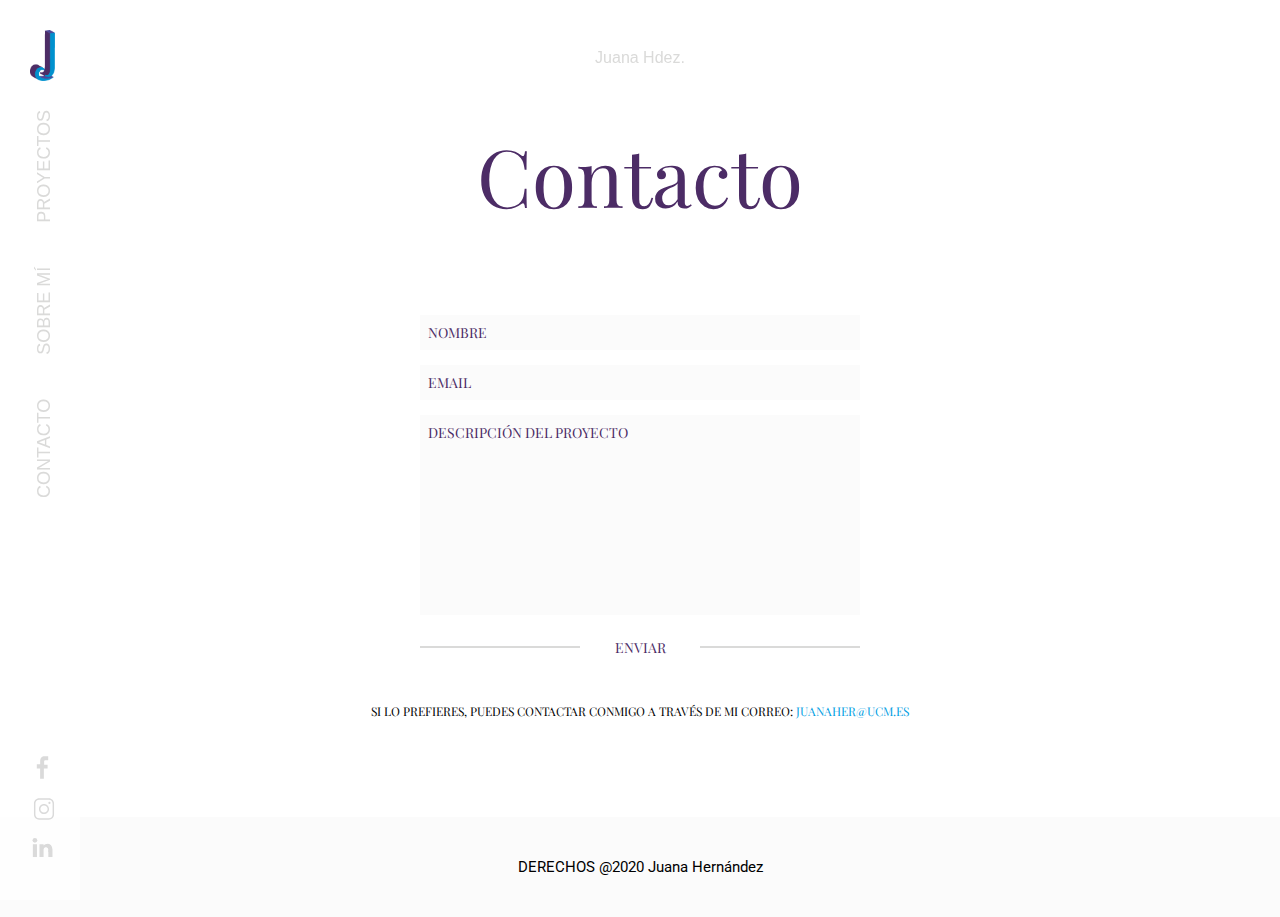
<file: contact.html>
<!doctype html>   
<html>    
	<head>    
		<meta charset="utf-8">
		<meta name="viewport" content="width=device-width, initial-scale=1">
		
		<title>Juana Hdez | Contacto</title>

		<link href="https://fonts.googleapis.com/css2?family=Playfair+Display:wght@600&display=swap" rel="stylesheet">
		<link href="https://fonts.googleapis.com/css2?family=Crimson+Text:wght@700&family=Roboto&display=swap" rel="stylesheet">

		<link rel="stylesheet" type="text/css" href="./styles/reset.css"/>
		 
		<link rel="stylesheet" type="text/css" href="./styles/header.css"/>
		<link rel="stylesheet" type="text/css" href="./styles/contact.css"/>
		<link rel="stylesheet" type="text/css" href="./styles/footer.css"/>
		<link rel="stylesheet" type="text/css" href="./styles/mobile-menu.css"/>

	</head>
	<body>  
		<header>
			<a class="logo" href="./index.html"><img src="./resources/logo/logo.png" alt=" Logotipo personal basado en la J"></a>
			<nav>
				<ul>
					<li id="contact-link" class="link"><a href="./contact.html">CONTACTO</a></li>
					<li id="about-me-link" class="link"><a href="./about-me.html">SOBRE MÍ</a></li>
					<li id="projects-link" class="link"><a href="./projects.html">PROYECTOS</a></li>
				</ul>
			</nav>
			<div class="social-network-wrapper">
				<a class="social-network-icon facebook" href="http://www.facebook.com" target="_blank"> <svg version="1.1" id="Capa_1" xmlns="http://www.w3.org/2000/svg" xmlns:xlink="http://www.w3.org/1999/xlink" x="0px" y="0px" width="25px" height="25px" viewBox="0 0 20 20" enable-background="new 0 0 20 20" xml:space="preserve"> <g> <path fill="#DADADA" d="M14.561,1.082h-3.203c0,0-2.758-0.09-3.208,3.342v2.979H5.439v3.388h2.663v8.129h2.982v-8.129h2.981V7.718 h-2.755V5.416c0,0-0.09-1.174,0.721-1.174h2.529V1.082z"/> </g> </svg></a>
				<a class="social-network-icon instagram" href="http://www.instagram.com" target="_blank"><svg version="1.1" id="Capa_1" xmlns="http://www.w3.org/2000/svg" xmlns:xlink="http://www.w3.org/1999/xlink" x="0px" y="0px" width="28px" height="28px" viewBox="0 0 20 20" enable-background="new 0 0 20 20" xml:space="preserve"> <g> <g> <path fill="#DADADA" d="M13.481,17.639H6.515c-2.029,0-3.682-1.65-3.682-3.681V6.042c0-2.029,1.652-3.682,3.682-3.682h6.967 c2.031,0,3.685,1.652,3.685,3.682v7.916C17.166,15.988,15.513,17.639,13.481,17.639z M6.515,3.39c-1.462,0-2.652,1.19-2.652,2.652 v7.916c0,1.464,1.19,2.653,2.652,2.653h6.967c1.463,0,2.652-1.189,2.652-2.653V6.042c0-1.462-1.189-2.652-2.652-2.652H6.515z"/> </g> <g> <path fill="#DADADA" d="M9.998,13.614c-1.992,0-3.612-1.621-3.612-3.613c0-1.992,1.62-3.613,3.612-3.613 c1.995,0,3.615,1.621,3.615,3.613C13.613,11.993,11.993,13.614,9.998,13.614z M9.998,7.417c-1.423,0-2.583,1.16-2.583,2.584 c0,1.425,1.16,2.582,2.583,2.582c1.426,0,2.586-1.156,2.586-2.582C12.584,8.578,11.424,7.417,9.998,7.417z"/></g> <g> <circle fill="#DADADA" cx="13.886" cy="5.644" r="0.79"/> </g> </g> </svg> </a>
				<a class="social-network-icon linkedin" href="http://www.linkedin.com" target="_blank"> <svg version="1.1" id="Capa_1" xmlns="http://www.w3.org/2000/svg" xmlns:xlink="http://www.w3.org/1999/xlink" x="0px" y="0px" width="25px" height="25px" viewBox="0 0 20 20" enable-background="new 0 0 20 20" xml:space="preserve"> <g> <g> <circle fill="#DADADA" cx="3.918" cy="4.247" r="1.896"/> </g> <g> <rect x="2.263" y="7.376" fill="#DADADA" width="3.309" height="10.272"/> </g> <g> <rect x="14.672" y="11.74" fill="#DADADA" width="3.305" height="5.908"/> </g> <g> <path fill="#DADADA" d="M16.604,7.904c-2.154-1.762-4.6-0.381-5.724,0.454V7.376H7.572v10.272h3.307V11.32 c0.66-1.639,2.197-1.43,2.197-1.43c2.209,0.572,1.596,3.658,1.596,3.658l1.313-0.309l1.992-1.5 C17.977,9.052,16.604,7.904,16.604,7.904z"/> </g> </g> </svg></a>
			</div>
		</header>

		<svg class="mobile-menu-icon open" height="384pt" viewBox="0 -53 384 384" width="384pt" xmlns="http://www.w3.org/2000/svg"><path d="m368 154.667969h-352c-8.832031 0-16-7.167969-16-16s7.167969-16 16-16h352c8.832031 0 16 7.167969 16 16s-7.167969 16-16 16zm0 0"/><path d="m368 32h-352c-8.832031 0-16-7.167969-16-16s7.167969-16 16-16h352c8.832031 0 16 7.167969 16 16s-7.167969 16-16 16zm0 0"/><path d="m368 277.332031h-352c-8.832031 0-16-7.167969-16-16s7.167969-16 16-16h352c8.832031 0 16 7.167969 16 16s-7.167969 16-16 16zm0 0"/></svg>
		<svg class="mobile-menu-icon close" version="1.1" id="Capa_1" xmlns="http://www.w3.org/2000/svg" xmlns:xlink="http://www.w3.org/1999/xlink" x="0px" y="0px" width="587.91px" height="587.91px" viewBox="0 0 587.91 587.91" style="enable-background:new 0 0 587.91 587.91;" xml:space="preserve"><g><g><g><path d="M86.451,501.46c26.937,26.936,58.315,48.088,93.265,62.871c36.207,15.314,74.642,23.078,114.239,23.078c39.596,0,78.032-7.764,114.239-23.078c34.949-14.783,66.328-35.936,93.266-62.871c26.936-26.938,48.09-58.316,62.871-93.266c15.314-36.207,23.08-74.643,23.08-114.238c0-39.598-7.766-78.033-23.08-114.239c-14.781-34.95-35.936-66.328-62.871-93.265c-26.938-26.937-58.316-48.09-93.266-62.872C371.986,8.265,333.551,0.501,293.955,0.501c-39.597,0-78.032,7.765-114.239,23.079c-34.95,14.782-66.328,35.936-93.265,62.872s-48.09,58.315-62.873,93.264C8.265,215.923,0.5,254.358,0.5,293.956c0,39.596,7.765,78.031,23.079,114.238C38.361,443.144,59.515,474.522,86.451,501.46z M293.955,43.341c138.411,0,250.614,112.204,250.614,250.615c0,138.41-112.203,250.613-250.614,250.613S43.34,432.366,43.34,293.956C43.34,155.545,155.544,43.341,293.955,43.341z"/><path d="M293.955,587.909c-39.667,0-78.167-7.778-114.434-23.117c-35.01-14.809-66.442-35.998-93.423-62.979c-26.983-26.984-48.172-58.417-62.979-93.425C7.778,372.119,0,333.618,0,293.956c0-39.663,7.778-78.165,23.118-114.435c14.807-35.008,35.997-66.44,62.979-93.423c26.982-26.983,58.415-48.172,93.423-62.979c36.27-15.34,74.771-23.118,114.434-23.118c39.666,0,78.167,7.778,114.433,23.119c35.009,14.807,66.441,35.997,93.425,62.979c26.984,26.985,48.173,58.417,62.979,93.423c15.341,36.27,23.119,74.771,23.119,114.434c0,39.662-7.778,78.163-23.119,114.433c-14.806,35.007-35.994,66.439-62.979,93.425c-26.982,26.98-58.415,48.169-93.425,62.979C372.121,580.131,333.62,587.909,293.955,587.909z M293.955,1.001c-39.529,0-77.898,7.751-114.044,23.039c-34.889,14.757-66.215,35.874-93.106,62.765c-26.892,26.892-48.009,58.217-62.766,93.105C8.751,216.057,1,254.427,1,293.956C1,333.483,8.751,371.854,24.039,408c14.757,34.889,35.874,66.214,62.766,93.106c26.89,26.889,58.215,48.006,93.106,62.765c36.142,15.287,74.512,23.038,114.044,23.038s77.901-7.751,114.044-23.039c34.89-14.758,66.216-35.875,93.106-62.764c26.893-26.895,48.009-58.22,62.764-93.106c15.289-36.146,23.041-74.516,23.041-114.044c0-39.529-7.752-77.899-23.041-114.044c-14.754-34.887-35.871-66.212-62.764-93.106c-26.892-26.891-58.218-48.008-93.106-62.765C371.855,8.752,333.485,1.001,293.955,1.001z M293.955,545.069c-67.075,0-130.136-26.12-177.565-73.549c-47.429-47.43-73.55-110.489-73.55-177.564S68.96,163.82,116.39,116.391c47.429-47.429,110.49-73.55,177.565-73.55c67.075,0,130.135,26.121,177.564,73.55c47.43,47.43,73.55,110.49,73.55,177.565s-26.12,130.135-73.55,177.564C424.09,518.949,361.029,545.069,293.955,545.069z M293.955,43.841c-66.808,0-129.617,26.017-176.858,73.257c-47.24,47.241-73.257,110.05-73.257,176.858c0,66.808,26.017,129.617,73.257,176.856c47.24,47.24,110.05,73.257,176.858,73.257s129.617-26.017,176.857-73.257c47.24-47.239,73.257-110.049,73.257-176.856c0-66.808-26.017-129.618-73.257-176.858C423.571,69.857,360.763,43.841,293.955,43.841z"/></g><g><path d="M184.92,402.989c4.183,4.184,9.664,6.275,15.146,6.275c5.482,0,10.964-2.092,15.146-6.275l78.742-78.742l78.743,78.742c4.182,4.184,9.664,6.275,15.146,6.275s10.963-2.092,15.146-6.275c8.365-8.363,8.365-21.926,0-30.291l-78.744-78.742l78.742-78.743c8.365-8.365,8.365-21.928,0-30.292c-8.363-8.365-21.926-8.365-30.291,0l-78.743,78.743l-78.742-78.743c-8.365-8.365-21.928-8.365-30.292,0c-8.365,8.365-8.365,21.927,0,30.292l78.743,78.743l-78.743,78.742C176.555,381.063,176.555,394.626,184.92,402.989z"/><path d="M387.844,409.765c-5.856,0-11.36-2.28-15.5-6.422l-78.389-78.389l-78.388,78.389c-4.14,4.142-9.645,6.422-15.5,6.422s-11.36-2.28-15.5-6.422c-4.14-4.14-6.42-9.644-6.42-15.498c0-5.855,2.28-11.359,6.42-15.5l78.389-78.389l-78.389-78.389c-8.546-8.547-8.546-22.453,0-31c4.14-4.14,9.644-6.42,15.5-6.42c5.855,0,11.36,2.28,15.5,6.42l78.389,78.389l78.389-78.389c4.141-4.14,9.645-6.42,15.5-6.42c5.854,0,11.358,2.28,15.498,6.42c4.141,4.14,6.42,9.645,6.42,15.5s-2.279,11.36-6.42,15.5l-78.389,78.389l78.391,78.389c4.141,4.141,6.421,9.645,6.421,15.5c0,5.854-2.28,11.358-6.421,15.498C399.202,407.484,393.698,409.765,387.844,409.765z M293.955,323.54l79.096,79.096c3.95,3.952,9.204,6.129,14.793,6.129c5.587,0,10.841-2.177,14.793-6.129c3.951-3.95,6.128-9.203,6.128-14.791s-2.177-10.842-6.128-14.793l-79.098-79.096l79.096-79.096c3.951-3.951,6.127-9.205,6.127-14.793s-2.176-10.841-6.127-14.792c-3.95-3.951-9.203-6.127-14.791-6.127s-10.842,2.176-14.793,6.127l-79.096,79.096l-79.096-79.096c-3.951-3.951-9.205-6.127-14.793-6.127c-5.588,0-10.841,2.176-14.792,6.127c-8.156,8.157-8.156,21.428,0,29.585l79.096,79.096l-79.096,79.096c-3.951,3.951-6.127,9.205-6.127,14.793s2.176,10.841,6.127,14.791c3.952,3.952,9.205,6.129,14.793,6.129s10.841-2.177,14.793-6.129L293.955,323.54z"/></g></g></g></svg>
		<div class="popup-menu">
			<ul>
				<li id="projects-link" class="link"><a href="./projects.html">PROYECTOS</a></li>
				<li id="about-me-link" class="link"><a href="./about-me.html">SOBRE MÍ</a></li>
				<li id="contact-link" class="link"><a href="./contact.html">CONTACTO</a></li>
			</ul>
			<div class="social-network-wrapper">
				<a class="social-network-icon facebook" href="http://www.facebook.com" target="_blank"> <svg version="1.1" id="Capa_1" xmlns="http://www.w3.org/2000/svg" xmlns:xlink="http://www.w3.org/1999/xlink" x="0px" y="0px" width="25px" height="25px" viewBox="0 0 20 20" enable-background="new 0 0 20 20" xml:space="preserve"> <g> <path fill="#DADADA" d="M14.561,1.082h-3.203c0,0-2.758-0.09-3.208,3.342v2.979H5.439v3.388h2.663v8.129h2.982v-8.129h2.981V7.718 h-2.755V5.416c0,0-0.09-1.174,0.721-1.174h2.529V1.082z"/> </g> </svg></a>
				<a class="social-network-icon instagram" href="http://www.instagram.com" target="_blank"><svg version="1.1" id="Capa_1" xmlns="http://www.w3.org/2000/svg" xmlns:xlink="http://www.w3.org/1999/xlink" x="0px" y="0px" width="28px" height="28px" viewBox="0 0 20 20" enable-background="new 0 0 20 20" xml:space="preserve"> <g> <g> <path fill="#DADADA" d="M13.481,17.639H6.515c-2.029,0-3.682-1.65-3.682-3.681V6.042c0-2.029,1.652-3.682,3.682-3.682h6.967 c2.031,0,3.685,1.652,3.685,3.682v7.916C17.166,15.988,15.513,17.639,13.481,17.639z M6.515,3.39c-1.462,0-2.652,1.19-2.652,2.652 v7.916c0,1.464,1.19,2.653,2.652,2.653h6.967c1.463,0,2.652-1.189,2.652-2.653V6.042c0-1.462-1.189-2.652-2.652-2.652H6.515z"/> </g> <g> <path fill="#DADADA" d="M9.998,13.614c-1.992,0-3.612-1.621-3.612-3.613c0-1.992,1.62-3.613,3.612-3.613 c1.995,0,3.615,1.621,3.615,3.613C13.613,11.993,11.993,13.614,9.998,13.614z M9.998,7.417c-1.423,0-2.583,1.16-2.583,2.584 c0,1.425,1.16,2.582,2.583,2.582c1.426,0,2.586-1.156,2.586-2.582C12.584,8.578,11.424,7.417,9.998,7.417z"/></g> <g> <circle fill="#DADADA" cx="13.886" cy="5.644" r="0.79"/> </g> </g> </svg> </a>
				<a class="social-network-icon linkedin" href="http://www.linkedin.com" target="_blank"> <svg version="1.1" id="Capa_1" xmlns="http://www.w3.org/2000/svg" xmlns:xlink="http://www.w3.org/1999/xlink" x="0px" y="0px" width="25px" height="25px" viewBox="0 0 20 20" enable-background="new 0 0 20 20" xml:space="preserve"> <g> <g> <circle fill="#DADADA" cx="3.918" cy="4.247" r="1.896"/> </g> <g> <rect x="2.263" y="7.376" fill="#DADADA" width="3.309" height="10.272"/> </g> <g> <rect x="14.672" y="11.74" fill="#DADADA" width="3.305" height="5.908"/> </g> <g> <path fill="#DADADA" d="M16.604,7.904c-2.154-1.762-4.6-0.381-5.724,0.454V7.376H7.572v10.272h3.307V11.32 c0.66-1.639,2.197-1.43,2.197-1.43c2.209,0.572,1.596,3.658,1.596,3.658l1.313-0.309l1.992-1.5 C17.977,9.052,16.604,7.904,16.604,7.904z"/> </g> </g> </svg></a>
			</div>
		</div>

		<h1 class= "main-title">Juana Hdez.</h1>

		<section class="contact">
			<h2 class="title">Contacto</h2>

			<form id="contact-form" action="" method="post">
				<input type="text" id="name" name="name" value="" placeholder="NOMBRE"><br>
				<input type="email" id="email" name="email" value="" placeholder="EMAIL"><br>
				<textarea rows="4" cols="50" name="comment" form="contact-form" placeholder="DESCRIPCIÓN DEL PROYECTO"></textarea>
				<div class="form-footer">
					<span class="before"></span>
					<input type="submit" value="Enviar">
					<span class="after"></span>
				</div>
			</form>

			<p class="email">Si lo prefieres, puedes contactar conmigo a través de mi correo: 
				<a href="mailto:juanaher@ucm.es">juanaher@ucm.es</a></p>
			
		</section>

		<footer>
			<p>DERECHOS @2020 Juana Hernández</p>
		</footer>

		<script src="https://ajax.googleapis.com/ajax/libs/jquery/3.5.1/jquery.min.js"></script>
		<script src="./scripts/main.js"></script>
	</body>
</html>
</file>
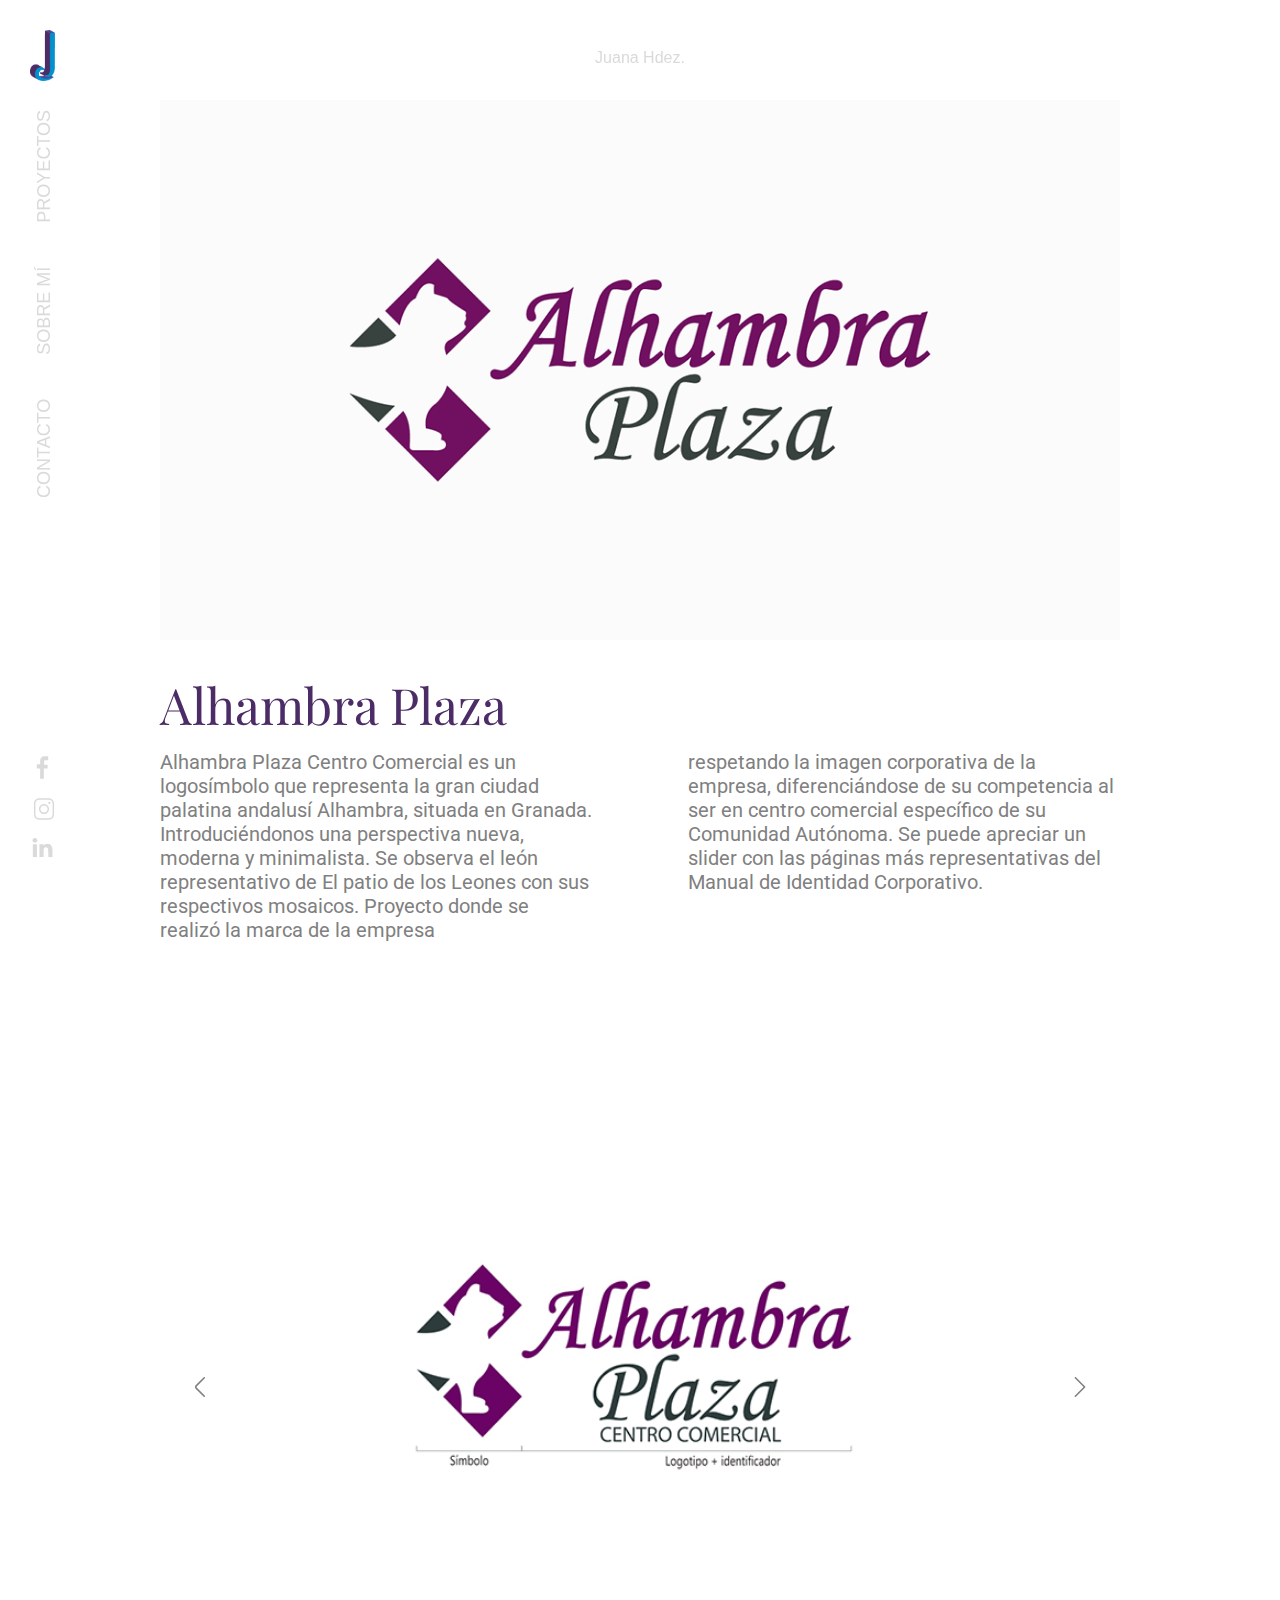
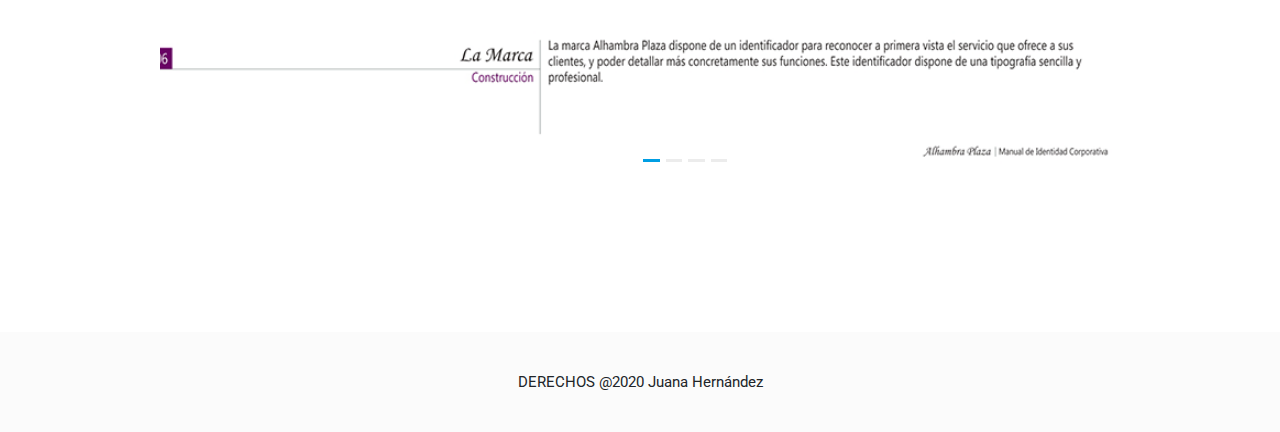
<file: project-alhambra-plaza.html>
<!doctype html>   
<html>    
	<head>    
		<meta charset="utf-8">
		<meta name="viewport" content="width=device-width, initial-scale=1">
		
		<title>Juana Hdez | Alhambra plaza</title>

		<link href="https://fonts.googleapis.com/css2?family=Playfair+Display:wght@600&display=swap" rel="stylesheet">
		<link href="https://fonts.googleapis.com/css2?family=Crimson+Text:wght@700&family=Roboto&display=swap" rel="stylesheet">

		<link rel="stylesheet" type="text/css" href="https://maxcdn.bootstrapcdn.com/bootstrap/4.5.2/css/bootstrap.min.css">
		<link rel="stylesheet" type="text/css" href="./styles/reset.css"/>
		 
		<link rel="stylesheet" type="text/css" href="./styles/header.css"/>
		<link rel="stylesheet" type="text/css" href="./styles/single-project.css"/>
		<link rel="stylesheet" type="text/css" href="./styles/footer.css"/>
		<link rel="stylesheet" type="text/css" href="./styles/mobile-menu.css"/>
	</head>
	<body>  
		<header>
			<a class="logo" href="./index.html"><img src="./resources/logo/logo.png" alt="Imagen del logotipo de Alhambra Plaza"></a>
			<nav>
				<ul>
					<li id="contact-link" class="link"><a href="./contact.html">CONTACTO</a></li>
					<li id="about-me-link" class="link"><a href="./about-me.html">SOBRE MÍ</a></li>
					<li id="projects-link" class="link"><a href="./projects.html">PROYECTOS</a></li>
				</ul>
			</nav>
			<div class="social-network-wrapper">
				<a class="social-network-icon facebook" href="http://www.facebook.com" target="_blank"> <svg version="1.1" id="Capa_1" xmlns="http://www.w3.org/2000/svg" xmlns:xlink="http://www.w3.org/1999/xlink" x="0px" y="0px" width="25px" height="25px" viewBox="0 0 20 20" enable-background="new 0 0 20 20" xml:space="preserve"> <g> <path fill="#DADADA" d="M14.561,1.082h-3.203c0,0-2.758-0.09-3.208,3.342v2.979H5.439v3.388h2.663v8.129h2.982v-8.129h2.981V7.718 h-2.755V5.416c0,0-0.09-1.174,0.721-1.174h2.529V1.082z"/> </g> </svg></a>
				<a class="social-network-icon instagram" href="http://www.instagram.com" target="_blank"><svg version="1.1" id="Capa_1" xmlns="http://www.w3.org/2000/svg" xmlns:xlink="http://www.w3.org/1999/xlink" x="0px" y="0px" width="28px" height="28px" viewBox="0 0 20 20" enable-background="new 0 0 20 20" xml:space="preserve"> <g> <g> <path fill="#DADADA" d="M13.481,17.639H6.515c-2.029,0-3.682-1.65-3.682-3.681V6.042c0-2.029,1.652-3.682,3.682-3.682h6.967 c2.031,0,3.685,1.652,3.685,3.682v7.916C17.166,15.988,15.513,17.639,13.481,17.639z M6.515,3.39c-1.462,0-2.652,1.19-2.652,2.652 v7.916c0,1.464,1.19,2.653,2.652,2.653h6.967c1.463,0,2.652-1.189,2.652-2.653V6.042c0-1.462-1.189-2.652-2.652-2.652H6.515z"/> </g> <g> <path fill="#DADADA" d="M9.998,13.614c-1.992,0-3.612-1.621-3.612-3.613c0-1.992,1.62-3.613,3.612-3.613 c1.995,0,3.615,1.621,3.615,3.613C13.613,11.993,11.993,13.614,9.998,13.614z M9.998,7.417c-1.423,0-2.583,1.16-2.583,2.584 c0,1.425,1.16,2.582,2.583,2.582c1.426,0,2.586-1.156,2.586-2.582C12.584,8.578,11.424,7.417,9.998,7.417z"/></g> <g> <circle fill="#DADADA" cx="13.886" cy="5.644" r="0.79"/> </g> </g> </svg> </a>
				<a class="social-network-icon linkedin" href="http://www.linkedin.com" target="_blank"> <svg version="1.1" id="Capa_1" xmlns="http://www.w3.org/2000/svg" xmlns:xlink="http://www.w3.org/1999/xlink" x="0px" y="0px" width="25px" height="25px" viewBox="0 0 20 20" enable-background="new 0 0 20 20" xml:space="preserve"> <g> <g> <circle fill="#DADADA" cx="3.918" cy="4.247" r="1.896"/> </g> <g> <rect x="2.263" y="7.376" fill="#DADADA" width="3.309" height="10.272"/> </g> <g> <rect x="14.672" y="11.74" fill="#DADADA" width="3.305" height="5.908"/> </g> <g> <path fill="#DADADA" d="M16.604,7.904c-2.154-1.762-4.6-0.381-5.724,0.454V7.376H7.572v10.272h3.307V11.32 c0.66-1.639,2.197-1.43,2.197-1.43c2.209,0.572,1.596,3.658,1.596,3.658l1.313-0.309l1.992-1.5 C17.977,9.052,16.604,7.904,16.604,7.904z"/> </g> </g> </svg></a>
			</div>
		</header>

		<svg class="mobile-menu-icon open" height="384pt" viewBox="0 -53 384 384" width="384pt" xmlns="http://www.w3.org/2000/svg"><path d="m368 154.667969h-352c-8.832031 0-16-7.167969-16-16s7.167969-16 16-16h352c8.832031 0 16 7.167969 16 16s-7.167969 16-16 16zm0 0"/><path d="m368 32h-352c-8.832031 0-16-7.167969-16-16s7.167969-16 16-16h352c8.832031 0 16 7.167969 16 16s-7.167969 16-16 16zm0 0"/><path d="m368 277.332031h-352c-8.832031 0-16-7.167969-16-16s7.167969-16 16-16h352c8.832031 0 16 7.167969 16 16s-7.167969 16-16 16zm0 0"/></svg>
		<svg class="mobile-menu-icon close" version="1.1" id="Capa_1" xmlns="http://www.w3.org/2000/svg" xmlns:xlink="http://www.w3.org/1999/xlink" x="0px" y="0px" width="587.91px" height="587.91px" viewBox="0 0 587.91 587.91" style="enable-background:new 0 0 587.91 587.91;" xml:space="preserve"><g><g><g><path d="M86.451,501.46c26.937,26.936,58.315,48.088,93.265,62.871c36.207,15.314,74.642,23.078,114.239,23.078c39.596,0,78.032-7.764,114.239-23.078c34.949-14.783,66.328-35.936,93.266-62.871c26.936-26.938,48.09-58.316,62.871-93.266c15.314-36.207,23.08-74.643,23.08-114.238c0-39.598-7.766-78.033-23.08-114.239c-14.781-34.95-35.936-66.328-62.871-93.265c-26.938-26.937-58.316-48.09-93.266-62.872C371.986,8.265,333.551,0.501,293.955,0.501c-39.597,0-78.032,7.765-114.239,23.079c-34.95,14.782-66.328,35.936-93.265,62.872s-48.09,58.315-62.873,93.264C8.265,215.923,0.5,254.358,0.5,293.956c0,39.596,7.765,78.031,23.079,114.238C38.361,443.144,59.515,474.522,86.451,501.46z M293.955,43.341c138.411,0,250.614,112.204,250.614,250.615c0,138.41-112.203,250.613-250.614,250.613S43.34,432.366,43.34,293.956C43.34,155.545,155.544,43.341,293.955,43.341z"/><path d="M293.955,587.909c-39.667,0-78.167-7.778-114.434-23.117c-35.01-14.809-66.442-35.998-93.423-62.979c-26.983-26.984-48.172-58.417-62.979-93.425C7.778,372.119,0,333.618,0,293.956c0-39.663,7.778-78.165,23.118-114.435c14.807-35.008,35.997-66.44,62.979-93.423c26.982-26.983,58.415-48.172,93.423-62.979c36.27-15.34,74.771-23.118,114.434-23.118c39.666,0,78.167,7.778,114.433,23.119c35.009,14.807,66.441,35.997,93.425,62.979c26.984,26.985,48.173,58.417,62.979,93.423c15.341,36.27,23.119,74.771,23.119,114.434c0,39.662-7.778,78.163-23.119,114.433c-14.806,35.007-35.994,66.439-62.979,93.425c-26.982,26.98-58.415,48.169-93.425,62.979C372.121,580.131,333.62,587.909,293.955,587.909z M293.955,1.001c-39.529,0-77.898,7.751-114.044,23.039c-34.889,14.757-66.215,35.874-93.106,62.765c-26.892,26.892-48.009,58.217-62.766,93.105C8.751,216.057,1,254.427,1,293.956C1,333.483,8.751,371.854,24.039,408c14.757,34.889,35.874,66.214,62.766,93.106c26.89,26.889,58.215,48.006,93.106,62.765c36.142,15.287,74.512,23.038,114.044,23.038s77.901-7.751,114.044-23.039c34.89-14.758,66.216-35.875,93.106-62.764c26.893-26.895,48.009-58.22,62.764-93.106c15.289-36.146,23.041-74.516,23.041-114.044c0-39.529-7.752-77.899-23.041-114.044c-14.754-34.887-35.871-66.212-62.764-93.106c-26.892-26.891-58.218-48.008-93.106-62.765C371.855,8.752,333.485,1.001,293.955,1.001z M293.955,545.069c-67.075,0-130.136-26.12-177.565-73.549c-47.429-47.43-73.55-110.489-73.55-177.564S68.96,163.82,116.39,116.391c47.429-47.429,110.49-73.55,177.565-73.55c67.075,0,130.135,26.121,177.564,73.55c47.43,47.43,73.55,110.49,73.55,177.565s-26.12,130.135-73.55,177.564C424.09,518.949,361.029,545.069,293.955,545.069z M293.955,43.841c-66.808,0-129.617,26.017-176.858,73.257c-47.24,47.241-73.257,110.05-73.257,176.858c0,66.808,26.017,129.617,73.257,176.856c47.24,47.24,110.05,73.257,176.858,73.257s129.617-26.017,176.857-73.257c47.24-47.239,73.257-110.049,73.257-176.856c0-66.808-26.017-129.618-73.257-176.858C423.571,69.857,360.763,43.841,293.955,43.841z"/></g><g><path d="M184.92,402.989c4.183,4.184,9.664,6.275,15.146,6.275c5.482,0,10.964-2.092,15.146-6.275l78.742-78.742l78.743,78.742c4.182,4.184,9.664,6.275,15.146,6.275s10.963-2.092,15.146-6.275c8.365-8.363,8.365-21.926,0-30.291l-78.744-78.742l78.742-78.743c8.365-8.365,8.365-21.928,0-30.292c-8.363-8.365-21.926-8.365-30.291,0l-78.743,78.743l-78.742-78.743c-8.365-8.365-21.928-8.365-30.292,0c-8.365,8.365-8.365,21.927,0,30.292l78.743,78.743l-78.743,78.742C176.555,381.063,176.555,394.626,184.92,402.989z"/><path d="M387.844,409.765c-5.856,0-11.36-2.28-15.5-6.422l-78.389-78.389l-78.388,78.389c-4.14,4.142-9.645,6.422-15.5,6.422s-11.36-2.28-15.5-6.422c-4.14-4.14-6.42-9.644-6.42-15.498c0-5.855,2.28-11.359,6.42-15.5l78.389-78.389l-78.389-78.389c-8.546-8.547-8.546-22.453,0-31c4.14-4.14,9.644-6.42,15.5-6.42c5.855,0,11.36,2.28,15.5,6.42l78.389,78.389l78.389-78.389c4.141-4.14,9.645-6.42,15.5-6.42c5.854,0,11.358,2.28,15.498,6.42c4.141,4.14,6.42,9.645,6.42,15.5s-2.279,11.36-6.42,15.5l-78.389,78.389l78.391,78.389c4.141,4.141,6.421,9.645,6.421,15.5c0,5.854-2.28,11.358-6.421,15.498C399.202,407.484,393.698,409.765,387.844,409.765z M293.955,323.54l79.096,79.096c3.95,3.952,9.204,6.129,14.793,6.129c5.587,0,10.841-2.177,14.793-6.129c3.951-3.95,6.128-9.203,6.128-14.791s-2.177-10.842-6.128-14.793l-79.098-79.096l79.096-79.096c3.951-3.951,6.127-9.205,6.127-14.793s-2.176-10.841-6.127-14.792c-3.95-3.951-9.203-6.127-14.791-6.127s-10.842,2.176-14.793,6.127l-79.096,79.096l-79.096-79.096c-3.951-3.951-9.205-6.127-14.793-6.127c-5.588,0-10.841,2.176-14.792,6.127c-8.156,8.157-8.156,21.428,0,29.585l79.096,79.096l-79.096,79.096c-3.951,3.951-6.127,9.205-6.127,14.793s2.176,10.841,6.127,14.791c3.952,3.952,9.205,6.129,14.793,6.129s10.841-2.177,14.793-6.129L293.955,323.54z"/></g></g></g></svg>
		<div class="popup-menu">
			<ul>
				<li id="projects-link" class="link"><a href="./projects.html">PROYECTOS</a></li>
				<li id="about-me-link" class="link"><a href="./about-me.html">SOBRE MÍ</a></li>
				<li id="contact-link" class="link"><a href="./contact.html">CONTACTO</a></li>
			</ul>
			<div class="social-network-wrapper">
				<a class="social-network-icon facebook" href="http://www.facebook.com" target="_blank"> <svg version="1.1" id="Capa_1" xmlns="http://www.w3.org/2000/svg" xmlns:xlink="http://www.w3.org/1999/xlink" x="0px" y="0px" width="25px" height="25px" viewBox="0 0 20 20" enable-background="new 0 0 20 20" xml:space="preserve"> <g> <path fill="#DADADA" d="M14.561,1.082h-3.203c0,0-2.758-0.09-3.208,3.342v2.979H5.439v3.388h2.663v8.129h2.982v-8.129h2.981V7.718 h-2.755V5.416c0,0-0.09-1.174,0.721-1.174h2.529V1.082z"/> </g> </svg></a>
				<a class="social-network-icon instagram" href="http://www.instagram.com" target="_blank"><svg version="1.1" id="Capa_1" xmlns="http://www.w3.org/2000/svg" xmlns:xlink="http://www.w3.org/1999/xlink" x="0px" y="0px" width="28px" height="28px" viewBox="0 0 20 20" enable-background="new 0 0 20 20" xml:space="preserve"> <g> <g> <path fill="#DADADA" d="M13.481,17.639H6.515c-2.029,0-3.682-1.65-3.682-3.681V6.042c0-2.029,1.652-3.682,3.682-3.682h6.967 c2.031,0,3.685,1.652,3.685,3.682v7.916C17.166,15.988,15.513,17.639,13.481,17.639z M6.515,3.39c-1.462,0-2.652,1.19-2.652,2.652 v7.916c0,1.464,1.19,2.653,2.652,2.653h6.967c1.463,0,2.652-1.189,2.652-2.653V6.042c0-1.462-1.189-2.652-2.652-2.652H6.515z"/> </g> <g> <path fill="#DADADA" d="M9.998,13.614c-1.992,0-3.612-1.621-3.612-3.613c0-1.992,1.62-3.613,3.612-3.613 c1.995,0,3.615,1.621,3.615,3.613C13.613,11.993,11.993,13.614,9.998,13.614z M9.998,7.417c-1.423,0-2.583,1.16-2.583,2.584 c0,1.425,1.16,2.582,2.583,2.582c1.426,0,2.586-1.156,2.586-2.582C12.584,8.578,11.424,7.417,9.998,7.417z"/></g> <g> <circle fill="#DADADA" cx="13.886" cy="5.644" r="0.79"/> </g> </g> </svg> </a>
				<a class="social-network-icon linkedin" href="http://www.linkedin.com" target="_blank"> <svg version="1.1" id="Capa_1" xmlns="http://www.w3.org/2000/svg" xmlns:xlink="http://www.w3.org/1999/xlink" x="0px" y="0px" width="25px" height="25px" viewBox="0 0 20 20" enable-background="new 0 0 20 20" xml:space="preserve"> <g> <g> <circle fill="#DADADA" cx="3.918" cy="4.247" r="1.896"/> </g> <g> <rect x="2.263" y="7.376" fill="#DADADA" width="3.309" height="10.272"/> </g> <g> <rect x="14.672" y="11.74" fill="#DADADA" width="3.305" height="5.908"/> </g> <g> <path fill="#DADADA" d="M16.604,7.904c-2.154-1.762-4.6-0.381-5.724,0.454V7.376H7.572v10.272h3.307V11.32 c0.66-1.639,2.197-1.43,2.197-1.43c2.209,0.572,1.596,3.658,1.596,3.658l1.313-0.309l1.992-1.5 C17.977,9.052,16.604,7.904,16.604,7.904z"/> </g> </g> </svg></a>
			</div>
		</div>

		<h1 class= "main-title">Juana Hdez.</h1>

		<section class="single-project">
			<img class="project-image" src="./resources/images/alhambra_plaza.png" alt="Logotipo personal basado en la J">
			<h2 class="project-title">Alhambra Plaza</h2>
			<div class="paragraphs-wrapper">
				<p class="project-paragraph">Alhambra Plaza Centro Comercial es un logosímbolo que representa la gran ciudad palatina andalusí Alhambra, situada en Granada. Introduciéndonos una perspectiva nueva, moderna y minimalista. Se observa el león representativo de El patio de los Leones con sus respectivos mosaicos. Proyecto donde se realizó la marca de la empresa</p>	
				<p class="project-paragraph">respetando la imagen corporativa de la empresa, diferenciándose de su competencia al ser en centro comercial específico de su Comunidad Autónoma. Se puede apreciar un slider con las páginas más representativas del Manual de Identidad Corporativo.</p>	
			</div>
			<div id="demo" class="carousel slide" data-ride="carousel">
				<!-- Indicators -->
				<ul class="carousel-indicators">
				  <li data-target="#demo" data-slide-to="0" class="active"></li>
				  <li data-target="#demo" data-slide-to="1"></li>
				  <li data-target="#demo" data-slide-to="2"></li>
				  <li data-target="#demo" data-slide-to="3"></li>
				</ul>
				<!-- The slideshow -->
				<div class="carousel-inner">
				  <div class="carousel-item active">
					<img src= "./resources/images/y_hernandezcabrerajuana manual_page-0006.png" alt="Imagen de la contrucción de la marca, extraida del Manual de Identidad Corporativo" width="1100" height="500">
				  </div>
				  <div class="carousel-item">
					<img src= "./resources/images/y_hernandezcabrerajuana manual_page-0013.png" alt="Imagen de la contrucción de las versiones cromáticas de la marca, extraida del Manual de Identidad Corporativo" width="1100" height="500">
				  </div>
				  <div class="carousel-item">
					<img src= "./resources/images/y_hernandezcabrerajuana manual_page-0015.png" alt="Imagen de la tipografía corporativa y complementaria de la marca, extraida del Manual de Identidad Corporativo" width="1100" height="500">
				  </div>
				  <div class="carousel-item">
					<img src= "./resources/images/y_hernandezcabrerajuana manual_page-0018.png" alt="Imagen de la contrucción de la papelería corporativa. El tarjetón, extraida del Manual de Identidad Corporativo" width="1100" height="500">
				  </div>
				</div>
				<!-- Left and right controls -->
				<a class="carousel-control carousel-control-prev" href="#demo" data-slide="prev">
					<!--<span class="carousel-control-prev-icon"></span>-->
					<svg class="carousel-control-icon" version="1.1" id="Capa_1" xmlns="http://www.w3.org/2000/svg" xmlns:xlink="http://www.w3.org/1999/xlink" x="0px" y="0px"viewBox="0 0 512 512" style="enable-background:new 0 0 512 512;" xml:space="preserve"><g><g><path d="M379.644,477.872l-207.299-207.73c-7.798-7.798-7.798-20.486,0.015-28.299L379.643,34.128c7.803-7.819,7.789-20.482-0.029-28.284c-7.819-7.803-20.482-7.79-28.284,0.029L144.061,213.574c-23.394,23.394-23.394,61.459-0.015,84.838L351.33,506.127c3.907,3.915,9.031,5.873,14.157,5.873c5.111,0,10.224-1.948,14.128-5.844C387.433,498.354,387.446,485.691,379.644,477.872z"/></g></g></svg>
				</a>
				<a class="carousel-control carousel-control-next" href="#demo" data-slide="next">
					<!--<span class="carousel-control-next-icon"></span>-->
					<svg class="carousel-control-icon" version="1.1" id="Capa_1" xmlns="http://www.w3.org/2000/svg" xmlns:xlink="http://www.w3.org/1999/xlink" x="0px" y="0px"viewBox="0 0 443.52 443.52" style="enable-background:new 0 0 443.52 443.52;" xml:space="preserve"><g><g><path d="M336.226,209.591l-204.8-204.8c-6.78-6.548-17.584-6.36-24.132,0.42c-6.388,6.614-6.388,17.099,0,23.712l192.734,192.734L107.294,414.391c-6.663,6.664-6.663,17.468,0,24.132c6.665,6.663,17.468,6.663,24.132,0l204.8-204.8C342.889,227.058,342.889,216.255,336.226,209.591z"/></g></g></svg>
				</a>
			</div>
		</section>

		<footer>
			<p>DERECHOS @2020 Juana Hernández</p>
		</footer>

		<script src="https://ajax.googleapis.com/ajax/libs/jquery/3.5.1/jquery.min.js"></script>
		<script src="./scripts/main.js"></script>
		<script src="https://cdnjs.cloudflare.com/ajax/libs/popper.js/1.16.0/umd/popper.min.js"></script>
		<script src="https://maxcdn.bootstrapcdn.com/bootstrap/4.5.2/js/bootstrap.min.js"></script>
	</body>
</html>
</file>
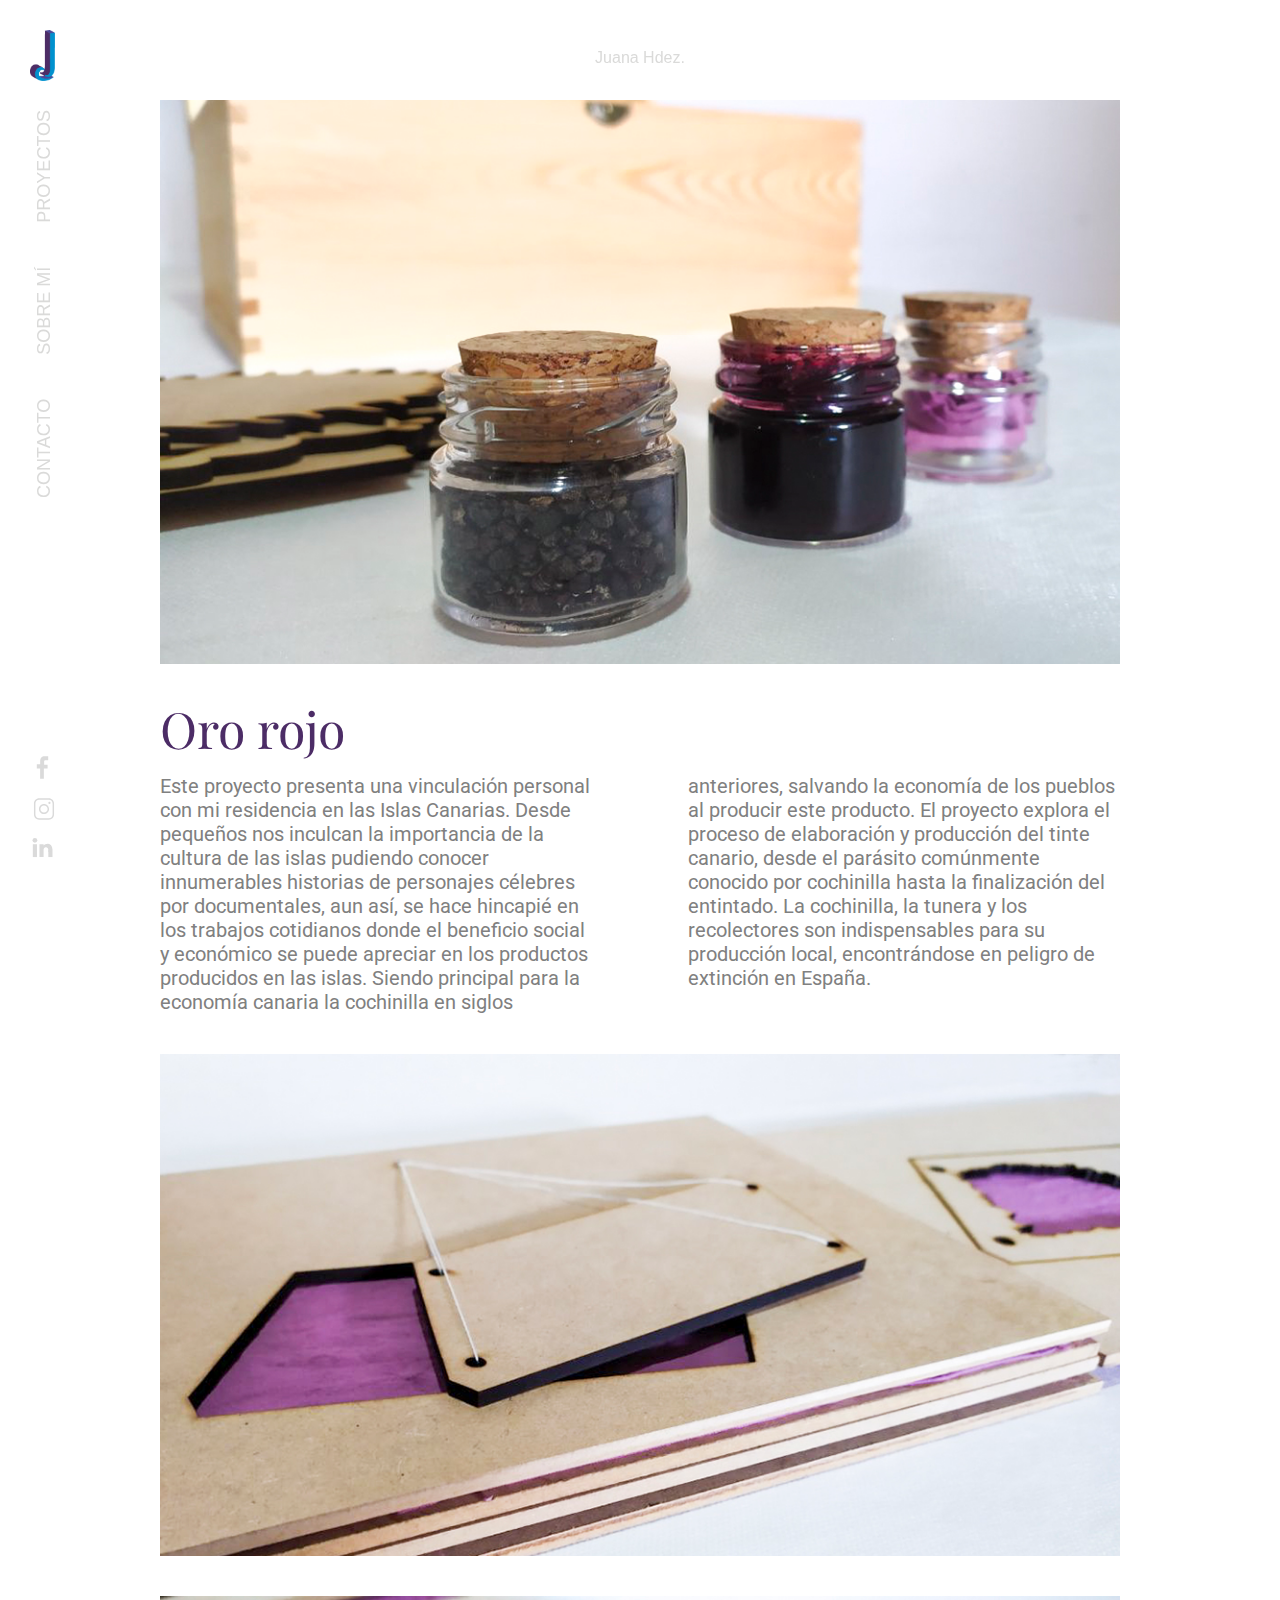
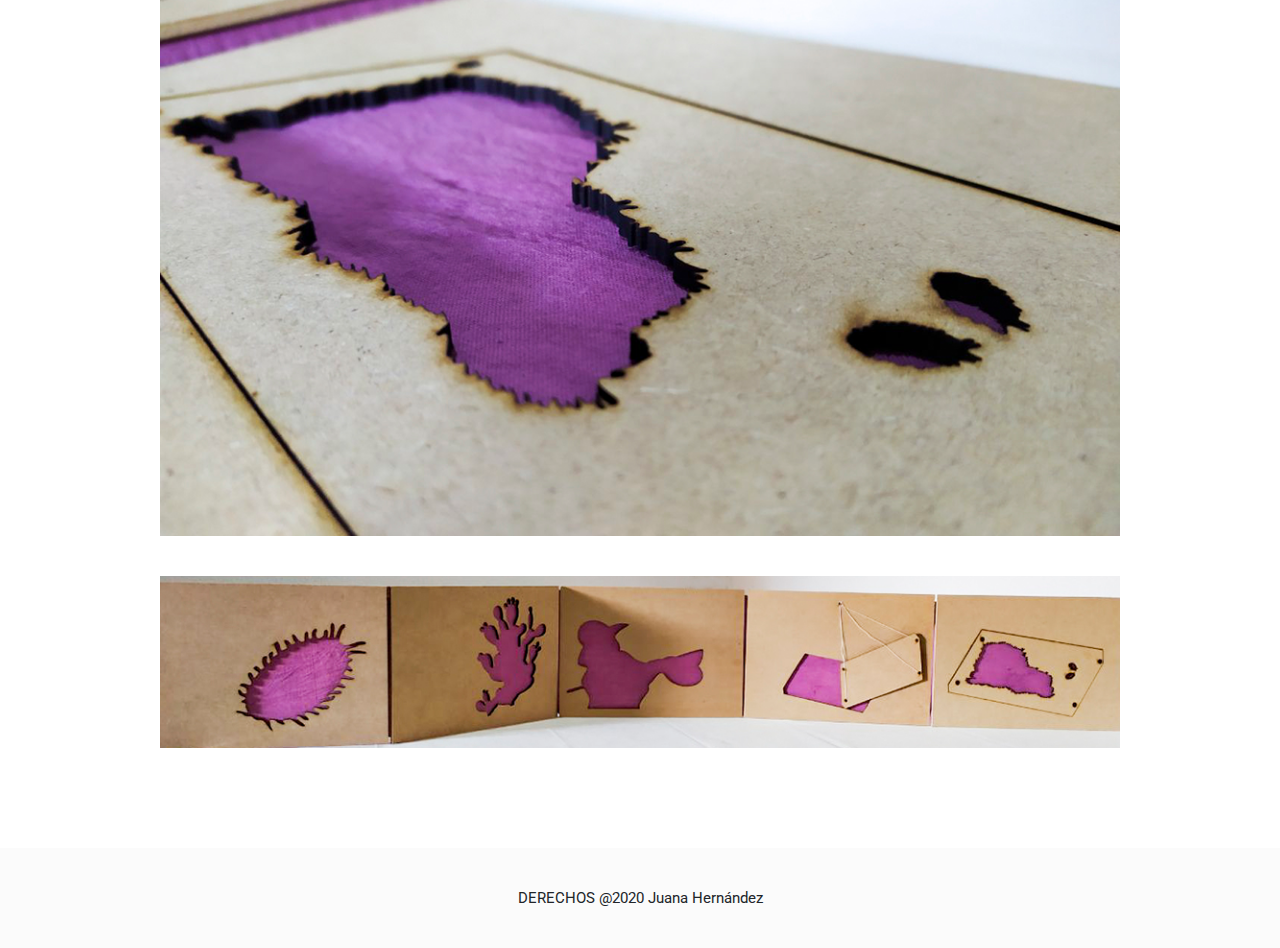
<file: project-oro-rojo.html>
<!doctype html>   
<html>    
	<head>    
		<meta charset="utf-8">
		<meta name="viewport" content="width=device-width, initial-scale=1">
		
		<title>Juana Hdez | Subasnet</title>

		<link href="https://fonts.googleapis.com/css2?family=Playfair+Display:wght@600&display=swap" rel="stylesheet">
		<link href="https://fonts.googleapis.com/css2?family=Crimson+Text:wght@700&family=Roboto&display=swap" rel="stylesheet">

		<link rel="stylesheet" type="text/css" href="https://maxcdn.bootstrapcdn.com/bootstrap/4.5.2/css/bootstrap.min.css">
		<link rel="stylesheet" type="text/css" href="./styles/reset.css"/>
		 
		<link rel="stylesheet" type="text/css" href="./styles/header.css"/>
		<link rel="stylesheet" type="text/css" href="./styles/single-project.css"/>
		<link rel="stylesheet" type="text/css" href="./styles/footer.css"/>
		<link rel="stylesheet" type="text/css" href="./styles/mobile-menu.css"/>
	</head>
	<body>  
		<header>
			<a class="logo" href="./index.html"><img src="./resources/logo/logo.png" alt="Logotipo personal basado en la J"></a>
			<nav>
				<ul>
					<li id="contact-link" class="link"><a href="./contact.html">CONTACTO</a></li>
					<li id="about-me-link" class="link"><a href="./about-me.html">SOBRE MÍ</a></li>
					<li id="projects-link" class="link"><a href="./projects.html">PROYECTOS</a></li>
				</ul>
			</nav>
			<div class="social-network-wrapper">
				<a class="social-network-icon facebook" href="http://www.facebook.com" target="_blank"> <svg version="1.1" id="Capa_1" xmlns="http://www.w3.org/2000/svg" xmlns:xlink="http://www.w3.org/1999/xlink" x="0px" y="0px" width="25px" height="25px" viewBox="0 0 20 20" enable-background="new 0 0 20 20" xml:space="preserve"> <g> <path fill="#DADADA" d="M14.561,1.082h-3.203c0,0-2.758-0.09-3.208,3.342v2.979H5.439v3.388h2.663v8.129h2.982v-8.129h2.981V7.718 h-2.755V5.416c0,0-0.09-1.174,0.721-1.174h2.529V1.082z"/> </g> </svg></a>
				<a class="social-network-icon instagram" href="http://www.instagram.com" target="_blank"><svg version="1.1" id="Capa_1" xmlns="http://www.w3.org/2000/svg" xmlns:xlink="http://www.w3.org/1999/xlink" x="0px" y="0px" width="28px" height="28px" viewBox="0 0 20 20" enable-background="new 0 0 20 20" xml:space="preserve"> <g> <g> <path fill="#DADADA" d="M13.481,17.639H6.515c-2.029,0-3.682-1.65-3.682-3.681V6.042c0-2.029,1.652-3.682,3.682-3.682h6.967 c2.031,0,3.685,1.652,3.685,3.682v7.916C17.166,15.988,15.513,17.639,13.481,17.639z M6.515,3.39c-1.462,0-2.652,1.19-2.652,2.652 v7.916c0,1.464,1.19,2.653,2.652,2.653h6.967c1.463,0,2.652-1.189,2.652-2.653V6.042c0-1.462-1.189-2.652-2.652-2.652H6.515z"/> </g> <g> <path fill="#DADADA" d="M9.998,13.614c-1.992,0-3.612-1.621-3.612-3.613c0-1.992,1.62-3.613,3.612-3.613 c1.995,0,3.615,1.621,3.615,3.613C13.613,11.993,11.993,13.614,9.998,13.614z M9.998,7.417c-1.423,0-2.583,1.16-2.583,2.584 c0,1.425,1.16,2.582,2.583,2.582c1.426,0,2.586-1.156,2.586-2.582C12.584,8.578,11.424,7.417,9.998,7.417z"/></g> <g> <circle fill="#DADADA" cx="13.886" cy="5.644" r="0.79"/> </g> </g> </svg> </a>
				<a class="social-network-icon linkedin" href="http://www.linkedin.com" target="_blank"> <svg version="1.1" id="Capa_1" xmlns="http://www.w3.org/2000/svg" xmlns:xlink="http://www.w3.org/1999/xlink" x="0px" y="0px" width="25px" height="25px" viewBox="0 0 20 20" enable-background="new 0 0 20 20" xml:space="preserve"> <g> <g> <circle fill="#DADADA" cx="3.918" cy="4.247" r="1.896"/> </g> <g> <rect x="2.263" y="7.376" fill="#DADADA" width="3.309" height="10.272"/> </g> <g> <rect x="14.672" y="11.74" fill="#DADADA" width="3.305" height="5.908"/> </g> <g> <path fill="#DADADA" d="M16.604,7.904c-2.154-1.762-4.6-0.381-5.724,0.454V7.376H7.572v10.272h3.307V11.32 c0.66-1.639,2.197-1.43,2.197-1.43c2.209,0.572,1.596,3.658,1.596,3.658l1.313-0.309l1.992-1.5 C17.977,9.052,16.604,7.904,16.604,7.904z"/> </g> </g> </svg></a>
			</div>
		</header>

		<svg class="mobile-menu-icon open" height="384pt" viewBox="0 -53 384 384" width="384pt" xmlns="http://www.w3.org/2000/svg"><path d="m368 154.667969h-352c-8.832031 0-16-7.167969-16-16s7.167969-16 16-16h352c8.832031 0 16 7.167969 16 16s-7.167969 16-16 16zm0 0"/><path d="m368 32h-352c-8.832031 0-16-7.167969-16-16s7.167969-16 16-16h352c8.832031 0 16 7.167969 16 16s-7.167969 16-16 16zm0 0"/><path d="m368 277.332031h-352c-8.832031 0-16-7.167969-16-16s7.167969-16 16-16h352c8.832031 0 16 7.167969 16 16s-7.167969 16-16 16zm0 0"/></svg>
		<svg class="mobile-menu-icon close" version="1.1" id="Capa_1" xmlns="http://www.w3.org/2000/svg" xmlns:xlink="http://www.w3.org/1999/xlink" x="0px" y="0px" width="587.91px" height="587.91px" viewBox="0 0 587.91 587.91" style="enable-background:new 0 0 587.91 587.91;" xml:space="preserve"><g><g><g><path d="M86.451,501.46c26.937,26.936,58.315,48.088,93.265,62.871c36.207,15.314,74.642,23.078,114.239,23.078c39.596,0,78.032-7.764,114.239-23.078c34.949-14.783,66.328-35.936,93.266-62.871c26.936-26.938,48.09-58.316,62.871-93.266c15.314-36.207,23.08-74.643,23.08-114.238c0-39.598-7.766-78.033-23.08-114.239c-14.781-34.95-35.936-66.328-62.871-93.265c-26.938-26.937-58.316-48.09-93.266-62.872C371.986,8.265,333.551,0.501,293.955,0.501c-39.597,0-78.032,7.765-114.239,23.079c-34.95,14.782-66.328,35.936-93.265,62.872s-48.09,58.315-62.873,93.264C8.265,215.923,0.5,254.358,0.5,293.956c0,39.596,7.765,78.031,23.079,114.238C38.361,443.144,59.515,474.522,86.451,501.46z M293.955,43.341c138.411,0,250.614,112.204,250.614,250.615c0,138.41-112.203,250.613-250.614,250.613S43.34,432.366,43.34,293.956C43.34,155.545,155.544,43.341,293.955,43.341z"/><path d="M293.955,587.909c-39.667,0-78.167-7.778-114.434-23.117c-35.01-14.809-66.442-35.998-93.423-62.979c-26.983-26.984-48.172-58.417-62.979-93.425C7.778,372.119,0,333.618,0,293.956c0-39.663,7.778-78.165,23.118-114.435c14.807-35.008,35.997-66.44,62.979-93.423c26.982-26.983,58.415-48.172,93.423-62.979c36.27-15.34,74.771-23.118,114.434-23.118c39.666,0,78.167,7.778,114.433,23.119c35.009,14.807,66.441,35.997,93.425,62.979c26.984,26.985,48.173,58.417,62.979,93.423c15.341,36.27,23.119,74.771,23.119,114.434c0,39.662-7.778,78.163-23.119,114.433c-14.806,35.007-35.994,66.439-62.979,93.425c-26.982,26.98-58.415,48.169-93.425,62.979C372.121,580.131,333.62,587.909,293.955,587.909z M293.955,1.001c-39.529,0-77.898,7.751-114.044,23.039c-34.889,14.757-66.215,35.874-93.106,62.765c-26.892,26.892-48.009,58.217-62.766,93.105C8.751,216.057,1,254.427,1,293.956C1,333.483,8.751,371.854,24.039,408c14.757,34.889,35.874,66.214,62.766,93.106c26.89,26.889,58.215,48.006,93.106,62.765c36.142,15.287,74.512,23.038,114.044,23.038s77.901-7.751,114.044-23.039c34.89-14.758,66.216-35.875,93.106-62.764c26.893-26.895,48.009-58.22,62.764-93.106c15.289-36.146,23.041-74.516,23.041-114.044c0-39.529-7.752-77.899-23.041-114.044c-14.754-34.887-35.871-66.212-62.764-93.106c-26.892-26.891-58.218-48.008-93.106-62.765C371.855,8.752,333.485,1.001,293.955,1.001z M293.955,545.069c-67.075,0-130.136-26.12-177.565-73.549c-47.429-47.43-73.55-110.489-73.55-177.564S68.96,163.82,116.39,116.391c47.429-47.429,110.49-73.55,177.565-73.55c67.075,0,130.135,26.121,177.564,73.55c47.43,47.43,73.55,110.49,73.55,177.565s-26.12,130.135-73.55,177.564C424.09,518.949,361.029,545.069,293.955,545.069z M293.955,43.841c-66.808,0-129.617,26.017-176.858,73.257c-47.24,47.241-73.257,110.05-73.257,176.858c0,66.808,26.017,129.617,73.257,176.856c47.24,47.24,110.05,73.257,176.858,73.257s129.617-26.017,176.857-73.257c47.24-47.239,73.257-110.049,73.257-176.856c0-66.808-26.017-129.618-73.257-176.858C423.571,69.857,360.763,43.841,293.955,43.841z"/></g><g><path d="M184.92,402.989c4.183,4.184,9.664,6.275,15.146,6.275c5.482,0,10.964-2.092,15.146-6.275l78.742-78.742l78.743,78.742c4.182,4.184,9.664,6.275,15.146,6.275s10.963-2.092,15.146-6.275c8.365-8.363,8.365-21.926,0-30.291l-78.744-78.742l78.742-78.743c8.365-8.365,8.365-21.928,0-30.292c-8.363-8.365-21.926-8.365-30.291,0l-78.743,78.743l-78.742-78.743c-8.365-8.365-21.928-8.365-30.292,0c-8.365,8.365-8.365,21.927,0,30.292l78.743,78.743l-78.743,78.742C176.555,381.063,176.555,394.626,184.92,402.989z"/><path d="M387.844,409.765c-5.856,0-11.36-2.28-15.5-6.422l-78.389-78.389l-78.388,78.389c-4.14,4.142-9.645,6.422-15.5,6.422s-11.36-2.28-15.5-6.422c-4.14-4.14-6.42-9.644-6.42-15.498c0-5.855,2.28-11.359,6.42-15.5l78.389-78.389l-78.389-78.389c-8.546-8.547-8.546-22.453,0-31c4.14-4.14,9.644-6.42,15.5-6.42c5.855,0,11.36,2.28,15.5,6.42l78.389,78.389l78.389-78.389c4.141-4.14,9.645-6.42,15.5-6.42c5.854,0,11.358,2.28,15.498,6.42c4.141,4.14,6.42,9.645,6.42,15.5s-2.279,11.36-6.42,15.5l-78.389,78.389l78.391,78.389c4.141,4.141,6.421,9.645,6.421,15.5c0,5.854-2.28,11.358-6.421,15.498C399.202,407.484,393.698,409.765,387.844,409.765z M293.955,323.54l79.096,79.096c3.95,3.952,9.204,6.129,14.793,6.129c5.587,0,10.841-2.177,14.793-6.129c3.951-3.95,6.128-9.203,6.128-14.791s-2.177-10.842-6.128-14.793l-79.098-79.096l79.096-79.096c3.951-3.951,6.127-9.205,6.127-14.793s-2.176-10.841-6.127-14.792c-3.95-3.951-9.203-6.127-14.791-6.127s-10.842,2.176-14.793,6.127l-79.096,79.096l-79.096-79.096c-3.951-3.951-9.205-6.127-14.793-6.127c-5.588,0-10.841,2.176-14.792,6.127c-8.156,8.157-8.156,21.428,0,29.585l79.096,79.096l-79.096,79.096c-3.951,3.951-6.127,9.205-6.127,14.793s2.176,10.841,6.127,14.791c3.952,3.952,9.205,6.129,14.793,6.129s10.841-2.177,14.793-6.129L293.955,323.54z"/></g></g></g></svg>
		<div class="popup-menu">
			<ul>
				<li id="projects-link" class="link"><a href="./projects.html">PROYECTOS</a></li>
				<li id="about-me-link" class="link"><a href="./about-me.html">SOBRE MÍ</a></li>
				<li id="contact-link" class="link"><a href="./contact.html">CONTACTO</a></li>
			</ul>
			<div class="social-network-wrapper">
				<a class="social-network-icon facebook" href="http://www.facebook.com" target="_blank"> <svg version="1.1" id="Capa_1" xmlns="http://www.w3.org/2000/svg" xmlns:xlink="http://www.w3.org/1999/xlink" x="0px" y="0px" width="25px" height="25px" viewBox="0 0 20 20" enable-background="new 0 0 20 20" xml:space="preserve"> <g> <path fill="#DADADA" d="M14.561,1.082h-3.203c0,0-2.758-0.09-3.208,3.342v2.979H5.439v3.388h2.663v8.129h2.982v-8.129h2.981V7.718 h-2.755V5.416c0,0-0.09-1.174,0.721-1.174h2.529V1.082z"/> </g> </svg></a>
				<a class="social-network-icon instagram" href="http://www.instagram.com" target="_blank"><svg version="1.1" id="Capa_1" xmlns="http://www.w3.org/2000/svg" xmlns:xlink="http://www.w3.org/1999/xlink" x="0px" y="0px" width="28px" height="28px" viewBox="0 0 20 20" enable-background="new 0 0 20 20" xml:space="preserve"> <g> <g> <path fill="#DADADA" d="M13.481,17.639H6.515c-2.029,0-3.682-1.65-3.682-3.681V6.042c0-2.029,1.652-3.682,3.682-3.682h6.967 c2.031,0,3.685,1.652,3.685,3.682v7.916C17.166,15.988,15.513,17.639,13.481,17.639z M6.515,3.39c-1.462,0-2.652,1.19-2.652,2.652 v7.916c0,1.464,1.19,2.653,2.652,2.653h6.967c1.463,0,2.652-1.189,2.652-2.653V6.042c0-1.462-1.189-2.652-2.652-2.652H6.515z"/> </g> <g> <path fill="#DADADA" d="M9.998,13.614c-1.992,0-3.612-1.621-3.612-3.613c0-1.992,1.62-3.613,3.612-3.613 c1.995,0,3.615,1.621,3.615,3.613C13.613,11.993,11.993,13.614,9.998,13.614z M9.998,7.417c-1.423,0-2.583,1.16-2.583,2.584 c0,1.425,1.16,2.582,2.583,2.582c1.426,0,2.586-1.156,2.586-2.582C12.584,8.578,11.424,7.417,9.998,7.417z"/></g> <g> <circle fill="#DADADA" cx="13.886" cy="5.644" r="0.79"/> </g> </g> </svg> </a>
				<a class="social-network-icon linkedin" href="http://www.linkedin.com" target="_blank"> <svg version="1.1" id="Capa_1" xmlns="http://www.w3.org/2000/svg" xmlns:xlink="http://www.w3.org/1999/xlink" x="0px" y="0px" width="25px" height="25px" viewBox="0 0 20 20" enable-background="new 0 0 20 20" xml:space="preserve"> <g> <g> <circle fill="#DADADA" cx="3.918" cy="4.247" r="1.896"/> </g> <g> <rect x="2.263" y="7.376" fill="#DADADA" width="3.309" height="10.272"/> </g> <g> <rect x="14.672" y="11.74" fill="#DADADA" width="3.305" height="5.908"/> </g> <g> <path fill="#DADADA" d="M16.604,7.904c-2.154-1.762-4.6-0.381-5.724,0.454V7.376H7.572v10.272h3.307V11.32 c0.66-1.639,2.197-1.43,2.197-1.43c2.209,0.572,1.596,3.658,1.596,3.658l1.313-0.309l1.992-1.5 C17.977,9.052,16.604,7.904,16.604,7.904z"/> </g> </g> </svg></a>
			</div>
		</div>

		<h1 class= "main-title">Juana Hdez.</h1>

		<section class="single-project">
			<img class="project-image" src="./resources/images/libro_artista_4.png" alt="">
			<h2 class="project-title">Oro rojo</h2>
			<div class="paragraphs-wrapper">
				<p class="project-paragraph">Este proyecto presenta una vinculación personal con mi residencia en las Islas Canarias. Desde pequeños nos inculcan la importancia de la cultura de las islas pudiendo conocer innumerables historias de personajes célebres por documentales, aun así, se hace hincapié en los trabajos cotidianos donde el beneficio social y económico se puede apreciar en los productos producidos en las islas. Siendo principal para la economía canaria la cochinilla en siglos</p>	
				<p class="project-paragraph">anteriores, salvando la economía de los pueblos al producir este producto. El proyecto explora el proceso de elaboración y producción del tinte canario, desde el parásito comúnmente conocido por cochinilla hasta la finalización del entintado. La cochinilla, la tunera y los recolectores son indispensables para su producción local, encontrándose en peligro de extinción en España.</p>	
			</div>
			<img class="project-image" src="./resources/images/libro_artista_5.png" alt="Fotografía de los tres estados de la materia que se han trabajado sobre la cochinilla canaria">
			<img class="project-image" src="./resources/images/libro_artista_6.png" alt="Fotografía de los detalles del libro, observando la silueta de la figura representada. ">
			<img class="project-image" src="./resources/images/libro_artista_7.png" alt="Fotografía de los detalles de la silueta de la cochinilla">
		</section>

		<footer>
			<p>DERECHOS @2020 Juana Hernández</p>
		</footer>

		<script src="https://ajax.googleapis.com/ajax/libs/jquery/3.5.1/jquery.min.js"></script>
		<script src="./scripts/main.js"></script>
		<script src="https://cdnjs.cloudflare.com/ajax/libs/popper.js/1.16.0/umd/popper.min.js"></script>
		<script src="https://maxcdn.bootstrapcdn.com/bootstrap/4.5.2/js/bootstrap.min.js"></script>
	</body>
</html> <!acaba el documento>
</file>
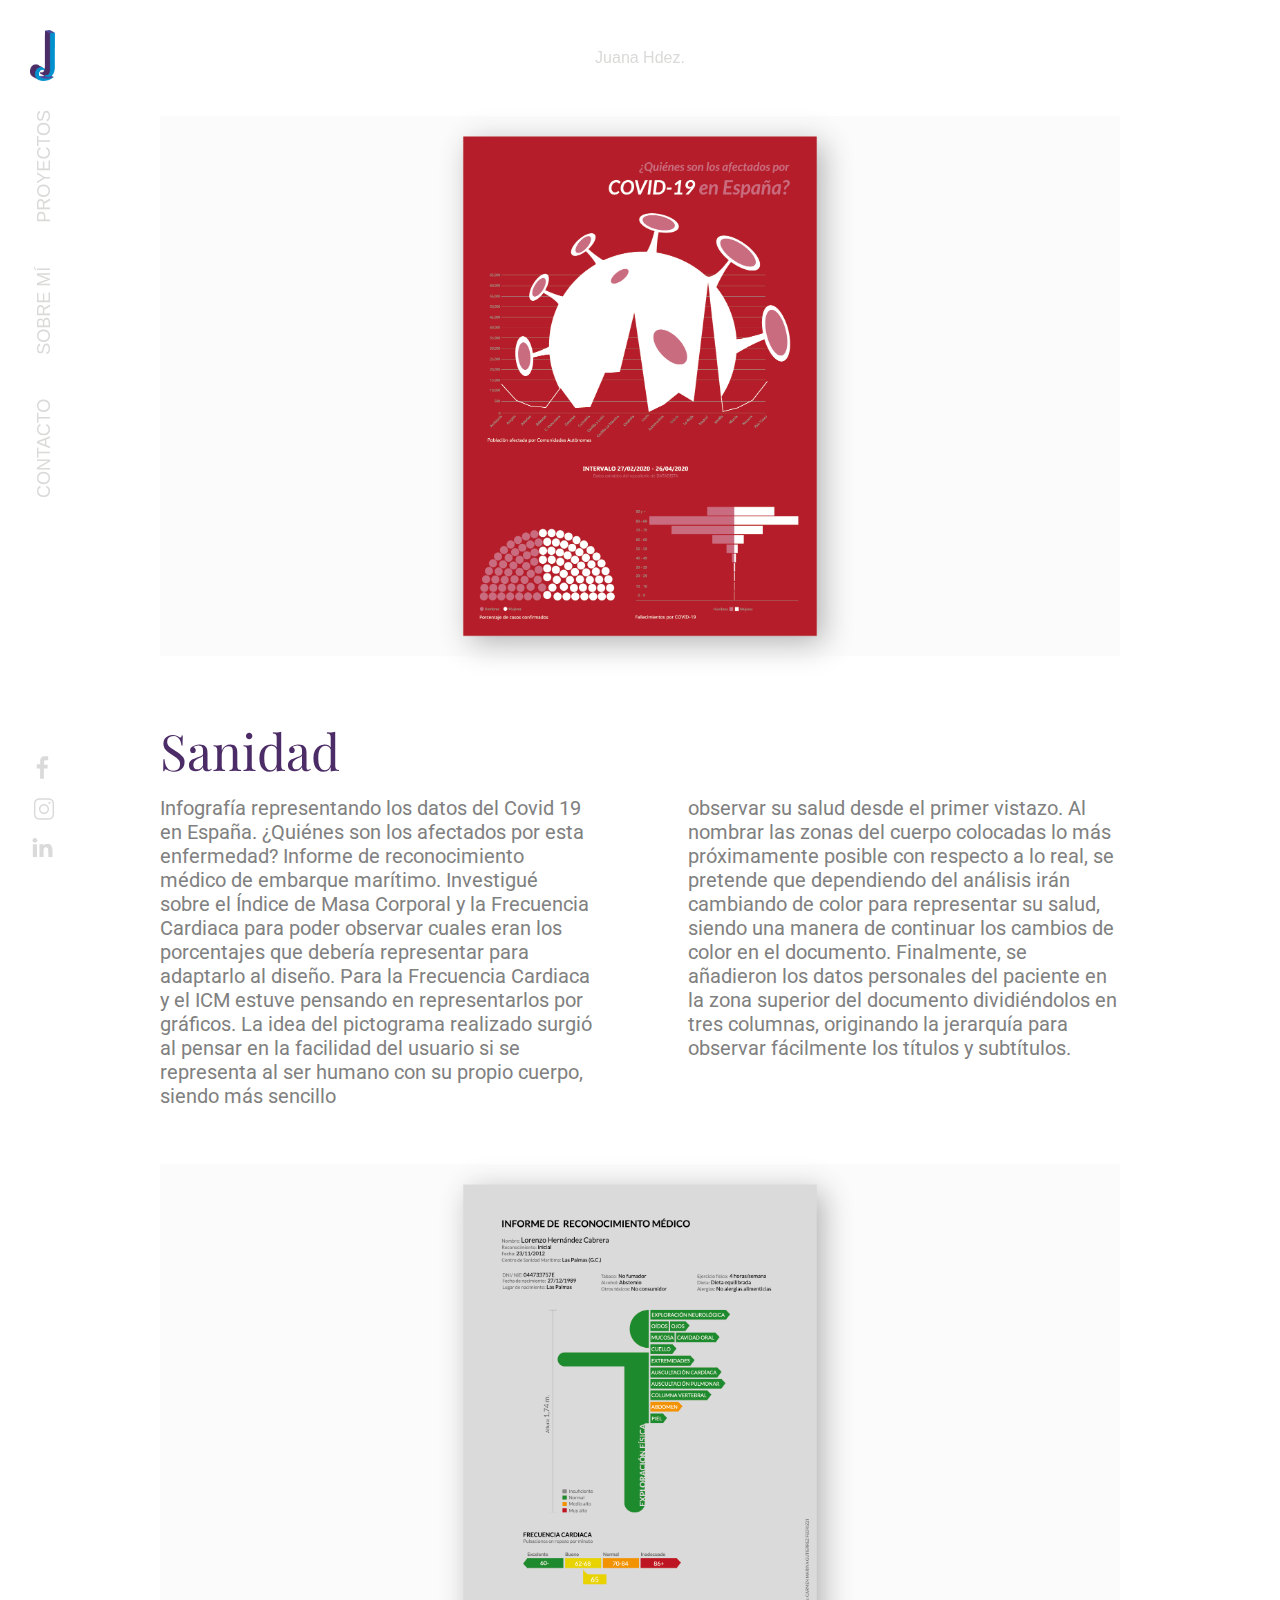
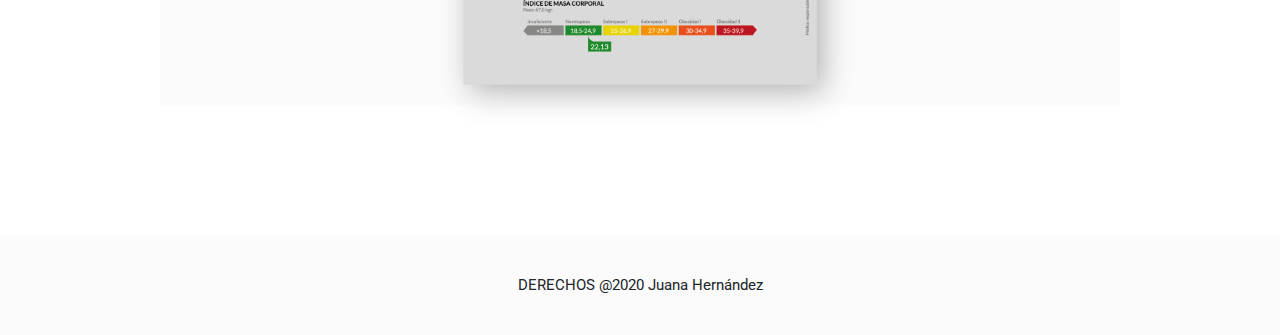
<file: project-salud.html>
<!doctype html>   
<html>    
	<head>    
		<meta charset="utf-8">
		<meta name="viewport" content="width=device-width, initial-scale=1">
		
		<title>Juana Hdez | Subasnet</title>

		<link href="https://fonts.googleapis.com/css2?family=Playfair+Display:wght@600&display=swap" rel="stylesheet">
		<link href="https://fonts.googleapis.com/css2?family=Crimson+Text:wght@700&family=Roboto&display=swap" rel="stylesheet">

		<link rel="stylesheet" type="text/css" href="https://maxcdn.bootstrapcdn.com/bootstrap/4.5.2/css/bootstrap.min.css">
		<link rel="stylesheet" type="text/css" href="./styles/reset.css"/>
		 
		<link rel="stylesheet" type="text/css" href="./styles/header.css"/>
		<link rel="stylesheet" type="text/css" href="./styles/single-project.css"/>
		<link rel="stylesheet" type="text/css" href="./styles/footer.css"/>
		<link rel="stylesheet" type="text/css" href="./styles/mobile-menu.css"/>
	</head>
	<body>  
		<header>
			<a class="logo" href="./index.html"><img src="./resources/logo/logo.png" alt="Logotipo personal basado en la J"></a>
			<nav>
				<ul>
					<li id="contact-link" class="link"><a href="./contact.html">CONTACTO</a></li>
					<li id="about-me-link" class="link"><a href="./about-me.html">SOBRE MÍ</a></li>
					<li id="projects-link" class="link"><a href="./projects.html">PROYECTOS</a></li>
				</ul>
			</nav>
			<div class="social-network-wrapper">
				<a class="social-network-icon facebook" href="http://www.facebook.com" target="_blank"> <svg version="1.1" id="Capa_1" xmlns="http://www.w3.org/2000/svg" xmlns:xlink="http://www.w3.org/1999/xlink" x="0px" y="0px" width="25px" height="25px" viewBox="0 0 20 20" enable-background="new 0 0 20 20" xml:space="preserve"> <g> <path fill="#DADADA" d="M14.561,1.082h-3.203c0,0-2.758-0.09-3.208,3.342v2.979H5.439v3.388h2.663v8.129h2.982v-8.129h2.981V7.718 h-2.755V5.416c0,0-0.09-1.174,0.721-1.174h2.529V1.082z"/> </g> </svg></a>
				<a class="social-network-icon instagram" href="http://www.instagram.com" target="_blank"><svg version="1.1" id="Capa_1" xmlns="http://www.w3.org/2000/svg" xmlns:xlink="http://www.w3.org/1999/xlink" x="0px" y="0px" width="28px" height="28px" viewBox="0 0 20 20" enable-background="new 0 0 20 20" xml:space="preserve"> <g> <g> <path fill="#DADADA" d="M13.481,17.639H6.515c-2.029,0-3.682-1.65-3.682-3.681V6.042c0-2.029,1.652-3.682,3.682-3.682h6.967 c2.031,0,3.685,1.652,3.685,3.682v7.916C17.166,15.988,15.513,17.639,13.481,17.639z M6.515,3.39c-1.462,0-2.652,1.19-2.652,2.652 v7.916c0,1.464,1.19,2.653,2.652,2.653h6.967c1.463,0,2.652-1.189,2.652-2.653V6.042c0-1.462-1.189-2.652-2.652-2.652H6.515z"/> </g> <g> <path fill="#DADADA" d="M9.998,13.614c-1.992,0-3.612-1.621-3.612-3.613c0-1.992,1.62-3.613,3.612-3.613 c1.995,0,3.615,1.621,3.615,3.613C13.613,11.993,11.993,13.614,9.998,13.614z M9.998,7.417c-1.423,0-2.583,1.16-2.583,2.584 c0,1.425,1.16,2.582,2.583,2.582c1.426,0,2.586-1.156,2.586-2.582C12.584,8.578,11.424,7.417,9.998,7.417z"/></g> <g> <circle fill="#DADADA" cx="13.886" cy="5.644" r="0.79"/> </g> </g> </svg> </a>
				<a class="social-network-icon linkedin" href="http://www.linkedin.com" target="_blank"> <svg version="1.1" id="Capa_1" xmlns="http://www.w3.org/2000/svg" xmlns:xlink="http://www.w3.org/1999/xlink" x="0px" y="0px" width="25px" height="25px" viewBox="0 0 20 20" enable-background="new 0 0 20 20" xml:space="preserve"> <g> <g> <circle fill="#DADADA" cx="3.918" cy="4.247" r="1.896"/> </g> <g> <rect x="2.263" y="7.376" fill="#DADADA" width="3.309" height="10.272"/> </g> <g> <rect x="14.672" y="11.74" fill="#DADADA" width="3.305" height="5.908"/> </g> <g> <path fill="#DADADA" d="M16.604,7.904c-2.154-1.762-4.6-0.381-5.724,0.454V7.376H7.572v10.272h3.307V11.32 c0.66-1.639,2.197-1.43,2.197-1.43c2.209,0.572,1.596,3.658,1.596,3.658l1.313-0.309l1.992-1.5 C17.977,9.052,16.604,7.904,16.604,7.904z"/> </g> </g> </svg></a>
			</div>
		</header>

		<svg class="mobile-menu-icon open" height="384pt" viewBox="0 -53 384 384" width="384pt" xmlns="http://www.w3.org/2000/svg"><path d="m368 154.667969h-352c-8.832031 0-16-7.167969-16-16s7.167969-16 16-16h352c8.832031 0 16 7.167969 16 16s-7.167969 16-16 16zm0 0"/><path d="m368 32h-352c-8.832031 0-16-7.167969-16-16s7.167969-16 16-16h352c8.832031 0 16 7.167969 16 16s-7.167969 16-16 16zm0 0"/><path d="m368 277.332031h-352c-8.832031 0-16-7.167969-16-16s7.167969-16 16-16h352c8.832031 0 16 7.167969 16 16s-7.167969 16-16 16zm0 0"/></svg>
		<svg class="mobile-menu-icon close" version="1.1" id="Capa_1" xmlns="http://www.w3.org/2000/svg" xmlns:xlink="http://www.w3.org/1999/xlink" x="0px" y="0px" width="587.91px" height="587.91px" viewBox="0 0 587.91 587.91" style="enable-background:new 0 0 587.91 587.91;" xml:space="preserve"><g><g><g><path d="M86.451,501.46c26.937,26.936,58.315,48.088,93.265,62.871c36.207,15.314,74.642,23.078,114.239,23.078c39.596,0,78.032-7.764,114.239-23.078c34.949-14.783,66.328-35.936,93.266-62.871c26.936-26.938,48.09-58.316,62.871-93.266c15.314-36.207,23.08-74.643,23.08-114.238c0-39.598-7.766-78.033-23.08-114.239c-14.781-34.95-35.936-66.328-62.871-93.265c-26.938-26.937-58.316-48.09-93.266-62.872C371.986,8.265,333.551,0.501,293.955,0.501c-39.597,0-78.032,7.765-114.239,23.079c-34.95,14.782-66.328,35.936-93.265,62.872s-48.09,58.315-62.873,93.264C8.265,215.923,0.5,254.358,0.5,293.956c0,39.596,7.765,78.031,23.079,114.238C38.361,443.144,59.515,474.522,86.451,501.46z M293.955,43.341c138.411,0,250.614,112.204,250.614,250.615c0,138.41-112.203,250.613-250.614,250.613S43.34,432.366,43.34,293.956C43.34,155.545,155.544,43.341,293.955,43.341z"/><path d="M293.955,587.909c-39.667,0-78.167-7.778-114.434-23.117c-35.01-14.809-66.442-35.998-93.423-62.979c-26.983-26.984-48.172-58.417-62.979-93.425C7.778,372.119,0,333.618,0,293.956c0-39.663,7.778-78.165,23.118-114.435c14.807-35.008,35.997-66.44,62.979-93.423c26.982-26.983,58.415-48.172,93.423-62.979c36.27-15.34,74.771-23.118,114.434-23.118c39.666,0,78.167,7.778,114.433,23.119c35.009,14.807,66.441,35.997,93.425,62.979c26.984,26.985,48.173,58.417,62.979,93.423c15.341,36.27,23.119,74.771,23.119,114.434c0,39.662-7.778,78.163-23.119,114.433c-14.806,35.007-35.994,66.439-62.979,93.425c-26.982,26.98-58.415,48.169-93.425,62.979C372.121,580.131,333.62,587.909,293.955,587.909z M293.955,1.001c-39.529,0-77.898,7.751-114.044,23.039c-34.889,14.757-66.215,35.874-93.106,62.765c-26.892,26.892-48.009,58.217-62.766,93.105C8.751,216.057,1,254.427,1,293.956C1,333.483,8.751,371.854,24.039,408c14.757,34.889,35.874,66.214,62.766,93.106c26.89,26.889,58.215,48.006,93.106,62.765c36.142,15.287,74.512,23.038,114.044,23.038s77.901-7.751,114.044-23.039c34.89-14.758,66.216-35.875,93.106-62.764c26.893-26.895,48.009-58.22,62.764-93.106c15.289-36.146,23.041-74.516,23.041-114.044c0-39.529-7.752-77.899-23.041-114.044c-14.754-34.887-35.871-66.212-62.764-93.106c-26.892-26.891-58.218-48.008-93.106-62.765C371.855,8.752,333.485,1.001,293.955,1.001z M293.955,545.069c-67.075,0-130.136-26.12-177.565-73.549c-47.429-47.43-73.55-110.489-73.55-177.564S68.96,163.82,116.39,116.391c47.429-47.429,110.49-73.55,177.565-73.55c67.075,0,130.135,26.121,177.564,73.55c47.43,47.43,73.55,110.49,73.55,177.565s-26.12,130.135-73.55,177.564C424.09,518.949,361.029,545.069,293.955,545.069z M293.955,43.841c-66.808,0-129.617,26.017-176.858,73.257c-47.24,47.241-73.257,110.05-73.257,176.858c0,66.808,26.017,129.617,73.257,176.856c47.24,47.24,110.05,73.257,176.858,73.257s129.617-26.017,176.857-73.257c47.24-47.239,73.257-110.049,73.257-176.856c0-66.808-26.017-129.618-73.257-176.858C423.571,69.857,360.763,43.841,293.955,43.841z"/></g><g><path d="M184.92,402.989c4.183,4.184,9.664,6.275,15.146,6.275c5.482,0,10.964-2.092,15.146-6.275l78.742-78.742l78.743,78.742c4.182,4.184,9.664,6.275,15.146,6.275s10.963-2.092,15.146-6.275c8.365-8.363,8.365-21.926,0-30.291l-78.744-78.742l78.742-78.743c8.365-8.365,8.365-21.928,0-30.292c-8.363-8.365-21.926-8.365-30.291,0l-78.743,78.743l-78.742-78.743c-8.365-8.365-21.928-8.365-30.292,0c-8.365,8.365-8.365,21.927,0,30.292l78.743,78.743l-78.743,78.742C176.555,381.063,176.555,394.626,184.92,402.989z"/><path d="M387.844,409.765c-5.856,0-11.36-2.28-15.5-6.422l-78.389-78.389l-78.388,78.389c-4.14,4.142-9.645,6.422-15.5,6.422s-11.36-2.28-15.5-6.422c-4.14-4.14-6.42-9.644-6.42-15.498c0-5.855,2.28-11.359,6.42-15.5l78.389-78.389l-78.389-78.389c-8.546-8.547-8.546-22.453,0-31c4.14-4.14,9.644-6.42,15.5-6.42c5.855,0,11.36,2.28,15.5,6.42l78.389,78.389l78.389-78.389c4.141-4.14,9.645-6.42,15.5-6.42c5.854,0,11.358,2.28,15.498,6.42c4.141,4.14,6.42,9.645,6.42,15.5s-2.279,11.36-6.42,15.5l-78.389,78.389l78.391,78.389c4.141,4.141,6.421,9.645,6.421,15.5c0,5.854-2.28,11.358-6.421,15.498C399.202,407.484,393.698,409.765,387.844,409.765z M293.955,323.54l79.096,79.096c3.95,3.952,9.204,6.129,14.793,6.129c5.587,0,10.841-2.177,14.793-6.129c3.951-3.95,6.128-9.203,6.128-14.791s-2.177-10.842-6.128-14.793l-79.098-79.096l79.096-79.096c3.951-3.951,6.127-9.205,6.127-14.793s-2.176-10.841-6.127-14.792c-3.95-3.951-9.203-6.127-14.791-6.127s-10.842,2.176-14.793,6.127l-79.096,79.096l-79.096-79.096c-3.951-3.951-9.205-6.127-14.793-6.127c-5.588,0-10.841,2.176-14.792,6.127c-8.156,8.157-8.156,21.428,0,29.585l79.096,79.096l-79.096,79.096c-3.951,3.951-6.127,9.205-6.127,14.793s2.176,10.841,6.127,14.791c3.952,3.952,9.205,6.129,14.793,6.129s10.841-2.177,14.793-6.129L293.955,323.54z"/></g></g></g></svg>
		<div class="popup-menu">
			<ul>
				<li id="projects-link" class="link"><a href="./projects.html">PROYECTOS</a></li>
				<li id="about-me-link" class="link"><a href="./about-me.html">SOBRE MÍ</a></li>
				<li id="contact-link" class="link"><a href="./contact.html">CONTACTO</a></li>
			</ul>
			<div class="social-network-wrapper">
				<a class="social-network-icon facebook" href="http://www.facebook.com" target="_blank"> <svg version="1.1" id="Capa_1" xmlns="http://www.w3.org/2000/svg" xmlns:xlink="http://www.w3.org/1999/xlink" x="0px" y="0px" width="25px" height="25px" viewBox="0 0 20 20" enable-background="new 0 0 20 20" xml:space="preserve"> <g> <path fill="#DADADA" d="M14.561,1.082h-3.203c0,0-2.758-0.09-3.208,3.342v2.979H5.439v3.388h2.663v8.129h2.982v-8.129h2.981V7.718 h-2.755V5.416c0,0-0.09-1.174,0.721-1.174h2.529V1.082z"/> </g> </svg></a>
				<a class="social-network-icon instagram" href="http://www.instagram.com" target="_blank"><svg version="1.1" id="Capa_1" xmlns="http://www.w3.org/2000/svg" xmlns:xlink="http://www.w3.org/1999/xlink" x="0px" y="0px" width="28px" height="28px" viewBox="0 0 20 20" enable-background="new 0 0 20 20" xml:space="preserve"> <g> <g> <path fill="#DADADA" d="M13.481,17.639H6.515c-2.029,0-3.682-1.65-3.682-3.681V6.042c0-2.029,1.652-3.682,3.682-3.682h6.967 c2.031,0,3.685,1.652,3.685,3.682v7.916C17.166,15.988,15.513,17.639,13.481,17.639z M6.515,3.39c-1.462,0-2.652,1.19-2.652,2.652 v7.916c0,1.464,1.19,2.653,2.652,2.653h6.967c1.463,0,2.652-1.189,2.652-2.653V6.042c0-1.462-1.189-2.652-2.652-2.652H6.515z"/> </g> <g> <path fill="#DADADA" d="M9.998,13.614c-1.992,0-3.612-1.621-3.612-3.613c0-1.992,1.62-3.613,3.612-3.613 c1.995,0,3.615,1.621,3.615,3.613C13.613,11.993,11.993,13.614,9.998,13.614z M9.998,7.417c-1.423,0-2.583,1.16-2.583,2.584 c0,1.425,1.16,2.582,2.583,2.582c1.426,0,2.586-1.156,2.586-2.582C12.584,8.578,11.424,7.417,9.998,7.417z"/></g> <g> <circle fill="#DADADA" cx="13.886" cy="5.644" r="0.79"/> </g> </g> </svg> </a>
				<a class="social-network-icon linkedin" href="http://www.linkedin.com" target="_blank"> <svg version="1.1" id="Capa_1" xmlns="http://www.w3.org/2000/svg" xmlns:xlink="http://www.w3.org/1999/xlink" x="0px" y="0px" width="25px" height="25px" viewBox="0 0 20 20" enable-background="new 0 0 20 20" xml:space="preserve"> <g> <g> <circle fill="#DADADA" cx="3.918" cy="4.247" r="1.896"/> </g> <g> <rect x="2.263" y="7.376" fill="#DADADA" width="3.309" height="10.272"/> </g> <g> <rect x="14.672" y="11.74" fill="#DADADA" width="3.305" height="5.908"/> </g> <g> <path fill="#DADADA" d="M16.604,7.904c-2.154-1.762-4.6-0.381-5.724,0.454V7.376H7.572v10.272h3.307V11.32 c0.66-1.639,2.197-1.43,2.197-1.43c2.209,0.572,1.596,3.658,1.596,3.658l1.313-0.309l1.992-1.5 C17.977,9.052,16.604,7.904,16.604,7.904z"/> </g> </g> </svg></a>
			</div>
		</div>

		<h1 class= "main-title">Juana Hdez.</h1>

		<section class="single-project">
			<img class="project-image" src="./resources/images/covid_cartel.png" alt="Imagen de la infografía de Covid 19">
			<h2 class="project-title">Sanidad</h2>
			<div class="paragraphs-wrapper">
				<p class="project-paragraph">Infografía representando los datos del Covid 19 en España. ¿Quiénes son los afectados por esta enfermedad? Informe de reconocimiento médico de embarque marítimo. Investigué sobre el Índice de Masa Corporal y la Frecuencia Cardiaca para poder observar cuales eran los porcentajes que debería representar para adaptarlo al diseño. Para la Frecuencia Cardiaca y el ICM estuve pensando en representarlos por gráficos. La idea del pictograma realizado surgió al pensar en la facilidad del usuario si se representa al ser humano con su propio cuerpo, siendo más sencillo</p>	
				<p class="project-paragraph">observar su salud desde el primer vistazo. Al nombrar las zonas del cuerpo colocadas lo más próximamente posible con respecto a lo real, se pretende que dependiendo del análisis irán cambiando de color para representar su salud, siendo una manera de continuar los cambios de color en el documento. Finalmente, se añadieron los datos personales del paciente en la zona superior del documento dividiéndolos en tres columnas, originando la jerarquía para observar fácilmente los títulos y subtítulos.</p>	
			</div>
			<img class="project-image" src="./resources/images/infografia_3.png" alt="Imagen de la infografía de un análisis de sangre">
		</section>

		<footer>
			<p>DERECHOS @2020 Juana Hernández</p>
		</footer>

		<script src="https://ajax.googleapis.com/ajax/libs/jquery/3.5.1/jquery.min.js"></script>
		<script src="./scripts/main.js"></script>
		<script src="https://cdnjs.cloudflare.com/ajax/libs/popper.js/1.16.0/umd/popper.min.js"></script>
		<script src="https://maxcdn.bootstrapcdn.com/bootstrap/4.5.2/js/bootstrap.min.js"></script>
	</body>
</html>
</file>
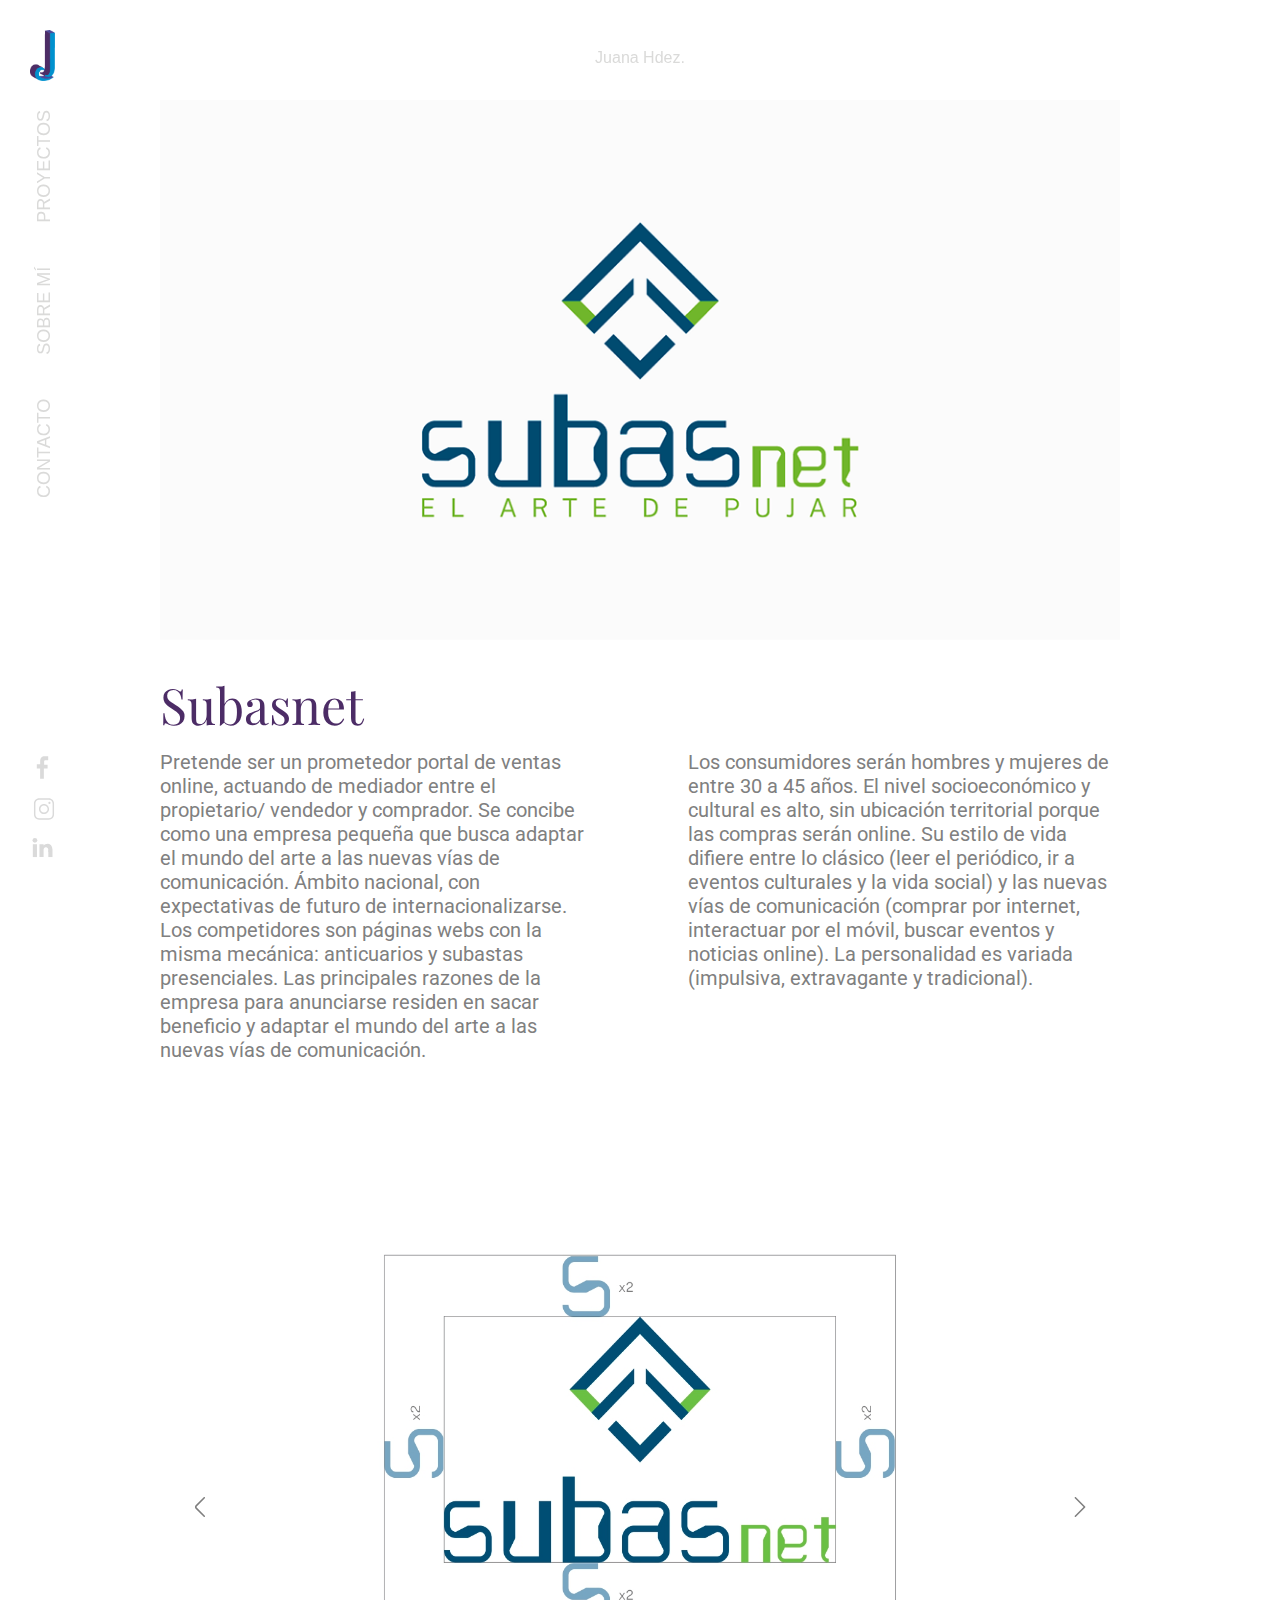
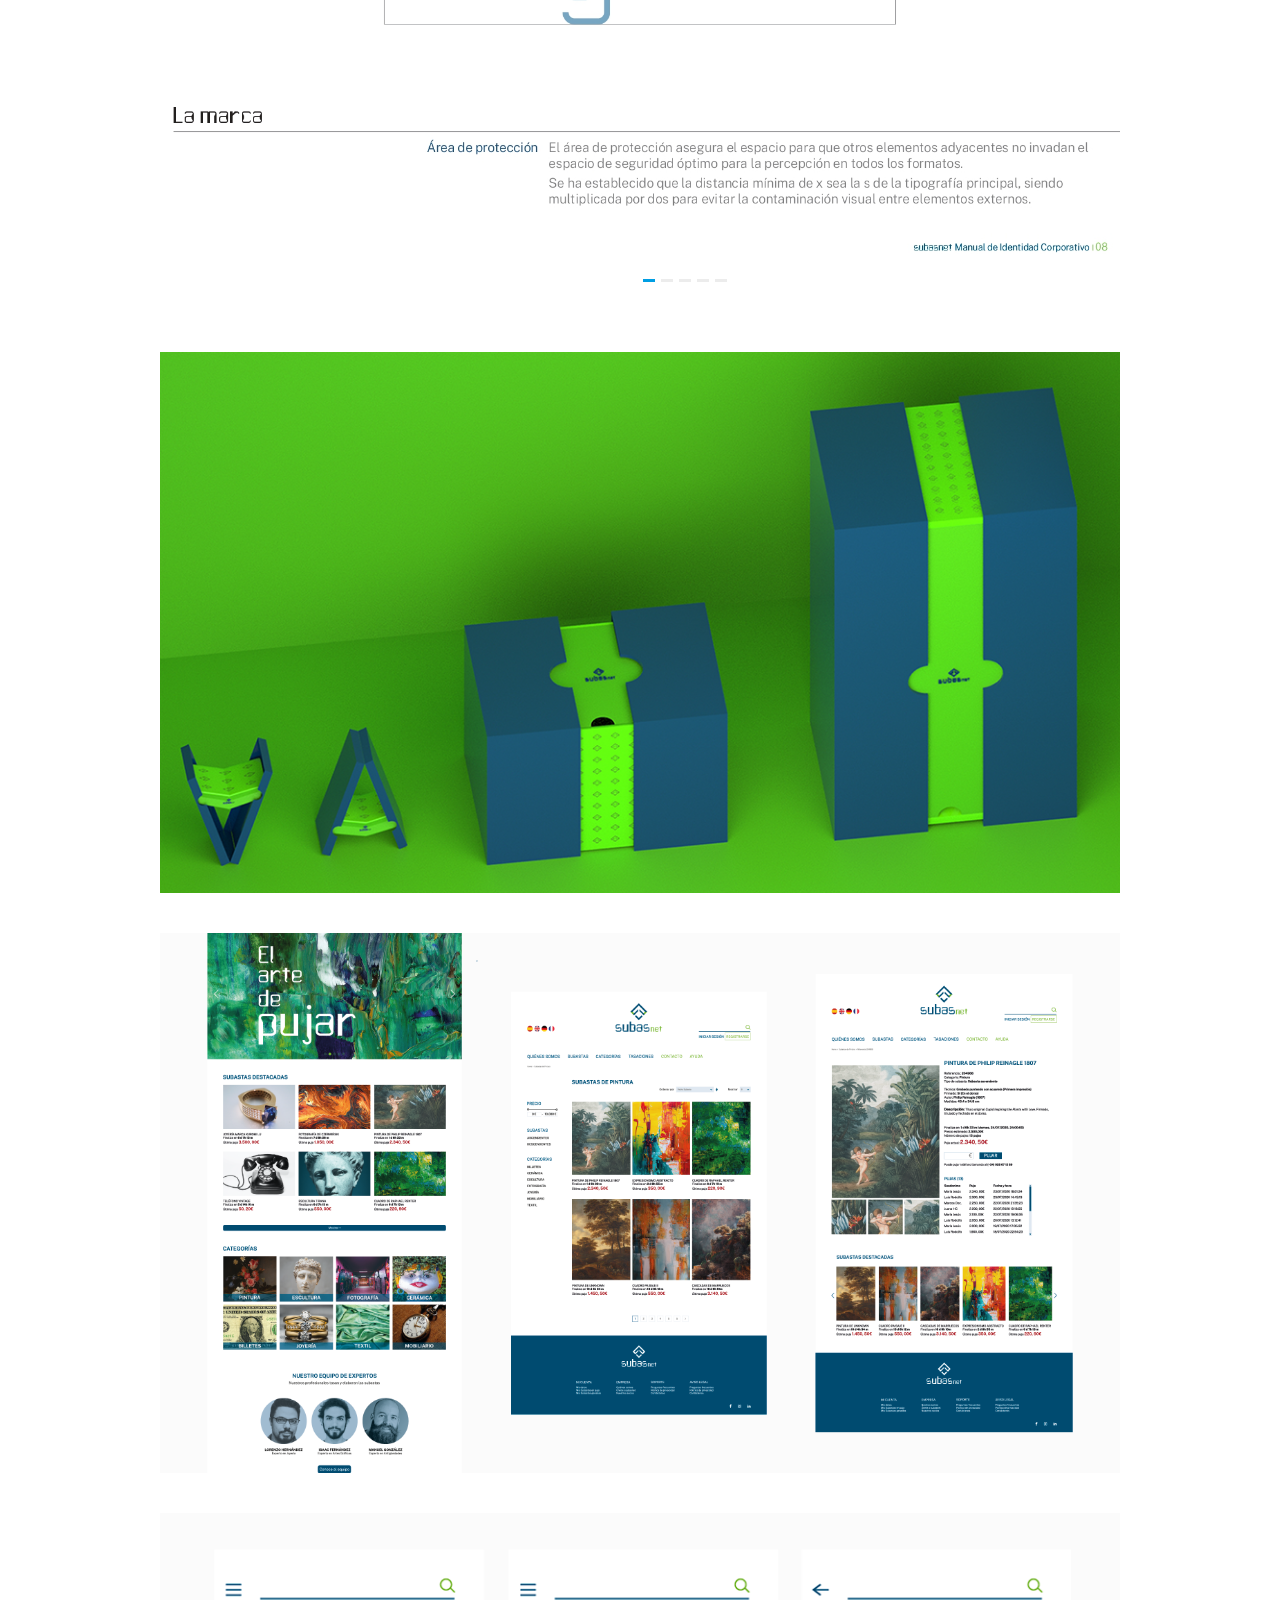
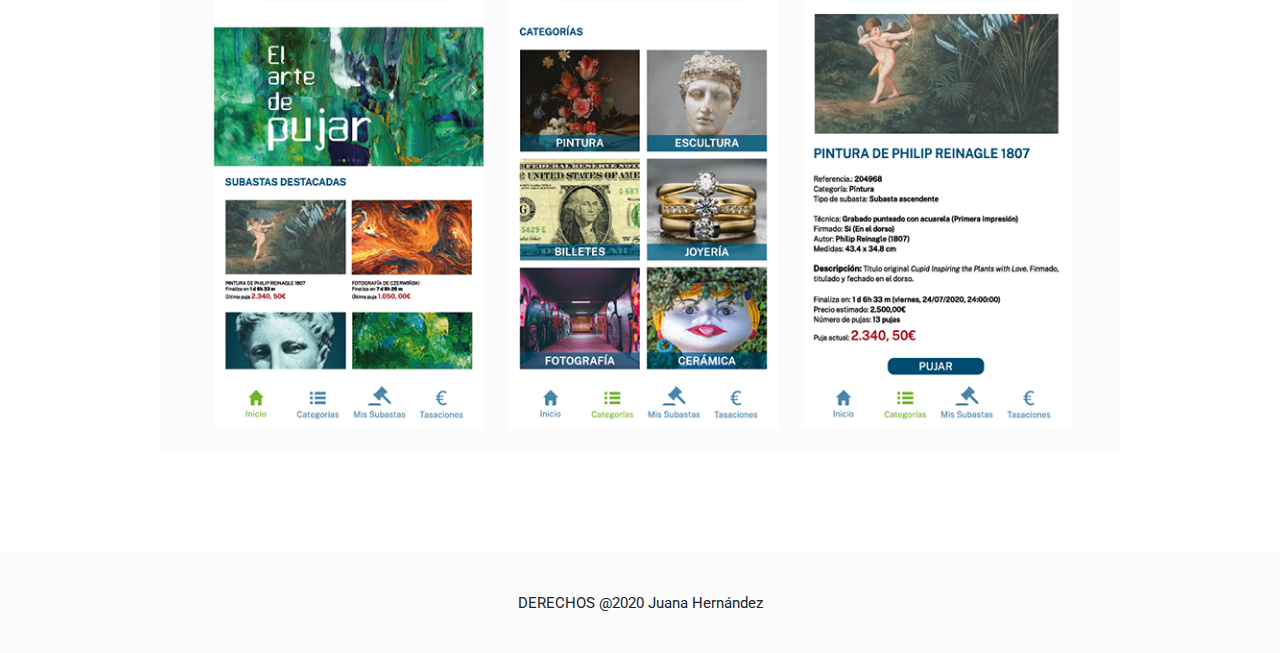
<file: project-subasnet.html>
<!doctype html>   
<html>    
	<head>    
		<meta charset="utf-8">
		<meta name="viewport" content="width=device-width, initial-scale=1">
		
		<title>Juana Hdez | Subasnet</title>

		<link href="https://fonts.googleapis.com/css2?family=Playfair+Display:wght@600&display=swap" rel="stylesheet">
		<link href="https://fonts.googleapis.com/css2?family=Crimson+Text:wght@700&family=Roboto&display=swap" rel="stylesheet">

		<link rel="stylesheet" type="text/css" href="https://maxcdn.bootstrapcdn.com/bootstrap/4.5.2/css/bootstrap.min.css">
		<link rel="stylesheet" type="text/css" href="./styles/reset.css"/>
		 
		<link rel="stylesheet" type="text/css" href="./styles/header.css"/>
		<link rel="stylesheet" type="text/css" href="./styles/single-project.css"/>
		<link rel="stylesheet" type="text/css" href="./styles/footer.css"/>
		<link rel="stylesheet" type="text/css" href="./styles/mobile-menu.css"/>
	</head>
	<body>  
		<header>
			<a class="logo" href="./index.html"><img src="./resources/logo/logo.png" alt="Logotipo personal basado en la J"></a>
			<nav>
				<ul>
					<li id="contact-link" class="link"><a href="./contact.html">CONTACTO</a></li>
					<li id="about-me-link" class="link"><a href="./about-me.html">SOBRE MÍ</a></li>
					<li id="projects-link" class="link"><a href="./projects.html">PROYECTOS</a></li>
				</ul>
			</nav>
			<div class="social-network-wrapper">
				<a class="social-network-icon facebook" href="http://www.facebook.com" target="_blank"> <svg version="1.1" id="Capa_1" xmlns="http://www.w3.org/2000/svg" xmlns:xlink="http://www.w3.org/1999/xlink" x="0px" y="0px" width="25px" height="25px" viewBox="0 0 20 20" enable-background="new 0 0 20 20" xml:space="preserve"> <g> <path fill="#DADADA" d="M14.561,1.082h-3.203c0,0-2.758-0.09-3.208,3.342v2.979H5.439v3.388h2.663v8.129h2.982v-8.129h2.981V7.718 h-2.755V5.416c0,0-0.09-1.174,0.721-1.174h2.529V1.082z"/> </g> </svg></a>
				<a class="social-network-icon instagram" href="http://www.instagram.com" target="_blank"><svg version="1.1" id="Capa_1" xmlns="http://www.w3.org/2000/svg" xmlns:xlink="http://www.w3.org/1999/xlink" x="0px" y="0px" width="28px" height="28px" viewBox="0 0 20 20" enable-background="new 0 0 20 20" xml:space="preserve"> <g> <g> <path fill="#DADADA" d="M13.481,17.639H6.515c-2.029,0-3.682-1.65-3.682-3.681V6.042c0-2.029,1.652-3.682,3.682-3.682h6.967 c2.031,0,3.685,1.652,3.685,3.682v7.916C17.166,15.988,15.513,17.639,13.481,17.639z M6.515,3.39c-1.462,0-2.652,1.19-2.652,2.652 v7.916c0,1.464,1.19,2.653,2.652,2.653h6.967c1.463,0,2.652-1.189,2.652-2.653V6.042c0-1.462-1.189-2.652-2.652-2.652H6.515z"/> </g> <g> <path fill="#DADADA" d="M9.998,13.614c-1.992,0-3.612-1.621-3.612-3.613c0-1.992,1.62-3.613,3.612-3.613 c1.995,0,3.615,1.621,3.615,3.613C13.613,11.993,11.993,13.614,9.998,13.614z M9.998,7.417c-1.423,0-2.583,1.16-2.583,2.584 c0,1.425,1.16,2.582,2.583,2.582c1.426,0,2.586-1.156,2.586-2.582C12.584,8.578,11.424,7.417,9.998,7.417z"/></g> <g> <circle fill="#DADADA" cx="13.886" cy="5.644" r="0.79"/> </g> </g> </svg> </a>
				<a class="social-network-icon linkedin" href="http://www.linkedin.com" target="_blank"> <svg version="1.1" id="Capa_1" xmlns="http://www.w3.org/2000/svg" xmlns:xlink="http://www.w3.org/1999/xlink" x="0px" y="0px" width="25px" height="25px" viewBox="0 0 20 20" enable-background="new 0 0 20 20" xml:space="preserve"> <g> <g> <circle fill="#DADADA" cx="3.918" cy="4.247" r="1.896"/> </g> <g> <rect x="2.263" y="7.376" fill="#DADADA" width="3.309" height="10.272"/> </g> <g> <rect x="14.672" y="11.74" fill="#DADADA" width="3.305" height="5.908"/> </g> <g> <path fill="#DADADA" d="M16.604,7.904c-2.154-1.762-4.6-0.381-5.724,0.454V7.376H7.572v10.272h3.307V11.32 c0.66-1.639,2.197-1.43,2.197-1.43c2.209,0.572,1.596,3.658,1.596,3.658l1.313-0.309l1.992-1.5 C17.977,9.052,16.604,7.904,16.604,7.904z"/> </g> </g> </svg></a>
			</div>
		</header>

		<svg class="mobile-menu-icon open" height="384pt" viewBox="0 -53 384 384" width="384pt" xmlns="http://www.w3.org/2000/svg"><path d="m368 154.667969h-352c-8.832031 0-16-7.167969-16-16s7.167969-16 16-16h352c8.832031 0 16 7.167969 16 16s-7.167969 16-16 16zm0 0"/><path d="m368 32h-352c-8.832031 0-16-7.167969-16-16s7.167969-16 16-16h352c8.832031 0 16 7.167969 16 16s-7.167969 16-16 16zm0 0"/><path d="m368 277.332031h-352c-8.832031 0-16-7.167969-16-16s7.167969-16 16-16h352c8.832031 0 16 7.167969 16 16s-7.167969 16-16 16zm0 0"/></svg>
		<svg class="mobile-menu-icon close" version="1.1" id="Capa_1" xmlns="http://www.w3.org/2000/svg" xmlns:xlink="http://www.w3.org/1999/xlink" x="0px" y="0px" width="587.91px" height="587.91px" viewBox="0 0 587.91 587.91" style="enable-background:new 0 0 587.91 587.91;" xml:space="preserve"><g><g><g><path d="M86.451,501.46c26.937,26.936,58.315,48.088,93.265,62.871c36.207,15.314,74.642,23.078,114.239,23.078c39.596,0,78.032-7.764,114.239-23.078c34.949-14.783,66.328-35.936,93.266-62.871c26.936-26.938,48.09-58.316,62.871-93.266c15.314-36.207,23.08-74.643,23.08-114.238c0-39.598-7.766-78.033-23.08-114.239c-14.781-34.95-35.936-66.328-62.871-93.265c-26.938-26.937-58.316-48.09-93.266-62.872C371.986,8.265,333.551,0.501,293.955,0.501c-39.597,0-78.032,7.765-114.239,23.079c-34.95,14.782-66.328,35.936-93.265,62.872s-48.09,58.315-62.873,93.264C8.265,215.923,0.5,254.358,0.5,293.956c0,39.596,7.765,78.031,23.079,114.238C38.361,443.144,59.515,474.522,86.451,501.46z M293.955,43.341c138.411,0,250.614,112.204,250.614,250.615c0,138.41-112.203,250.613-250.614,250.613S43.34,432.366,43.34,293.956C43.34,155.545,155.544,43.341,293.955,43.341z"/><path d="M293.955,587.909c-39.667,0-78.167-7.778-114.434-23.117c-35.01-14.809-66.442-35.998-93.423-62.979c-26.983-26.984-48.172-58.417-62.979-93.425C7.778,372.119,0,333.618,0,293.956c0-39.663,7.778-78.165,23.118-114.435c14.807-35.008,35.997-66.44,62.979-93.423c26.982-26.983,58.415-48.172,93.423-62.979c36.27-15.34,74.771-23.118,114.434-23.118c39.666,0,78.167,7.778,114.433,23.119c35.009,14.807,66.441,35.997,93.425,62.979c26.984,26.985,48.173,58.417,62.979,93.423c15.341,36.27,23.119,74.771,23.119,114.434c0,39.662-7.778,78.163-23.119,114.433c-14.806,35.007-35.994,66.439-62.979,93.425c-26.982,26.98-58.415,48.169-93.425,62.979C372.121,580.131,333.62,587.909,293.955,587.909z M293.955,1.001c-39.529,0-77.898,7.751-114.044,23.039c-34.889,14.757-66.215,35.874-93.106,62.765c-26.892,26.892-48.009,58.217-62.766,93.105C8.751,216.057,1,254.427,1,293.956C1,333.483,8.751,371.854,24.039,408c14.757,34.889,35.874,66.214,62.766,93.106c26.89,26.889,58.215,48.006,93.106,62.765c36.142,15.287,74.512,23.038,114.044,23.038s77.901-7.751,114.044-23.039c34.89-14.758,66.216-35.875,93.106-62.764c26.893-26.895,48.009-58.22,62.764-93.106c15.289-36.146,23.041-74.516,23.041-114.044c0-39.529-7.752-77.899-23.041-114.044c-14.754-34.887-35.871-66.212-62.764-93.106c-26.892-26.891-58.218-48.008-93.106-62.765C371.855,8.752,333.485,1.001,293.955,1.001z M293.955,545.069c-67.075,0-130.136-26.12-177.565-73.549c-47.429-47.43-73.55-110.489-73.55-177.564S68.96,163.82,116.39,116.391c47.429-47.429,110.49-73.55,177.565-73.55c67.075,0,130.135,26.121,177.564,73.55c47.43,47.43,73.55,110.49,73.55,177.565s-26.12,130.135-73.55,177.564C424.09,518.949,361.029,545.069,293.955,545.069z M293.955,43.841c-66.808,0-129.617,26.017-176.858,73.257c-47.24,47.241-73.257,110.05-73.257,176.858c0,66.808,26.017,129.617,73.257,176.856c47.24,47.24,110.05,73.257,176.858,73.257s129.617-26.017,176.857-73.257c47.24-47.239,73.257-110.049,73.257-176.856c0-66.808-26.017-129.618-73.257-176.858C423.571,69.857,360.763,43.841,293.955,43.841z"/></g><g><path d="M184.92,402.989c4.183,4.184,9.664,6.275,15.146,6.275c5.482,0,10.964-2.092,15.146-6.275l78.742-78.742l78.743,78.742c4.182,4.184,9.664,6.275,15.146,6.275s10.963-2.092,15.146-6.275c8.365-8.363,8.365-21.926,0-30.291l-78.744-78.742l78.742-78.743c8.365-8.365,8.365-21.928,0-30.292c-8.363-8.365-21.926-8.365-30.291,0l-78.743,78.743l-78.742-78.743c-8.365-8.365-21.928-8.365-30.292,0c-8.365,8.365-8.365,21.927,0,30.292l78.743,78.743l-78.743,78.742C176.555,381.063,176.555,394.626,184.92,402.989z"/><path d="M387.844,409.765c-5.856,0-11.36-2.28-15.5-6.422l-78.389-78.389l-78.388,78.389c-4.14,4.142-9.645,6.422-15.5,6.422s-11.36-2.28-15.5-6.422c-4.14-4.14-6.42-9.644-6.42-15.498c0-5.855,2.28-11.359,6.42-15.5l78.389-78.389l-78.389-78.389c-8.546-8.547-8.546-22.453,0-31c4.14-4.14,9.644-6.42,15.5-6.42c5.855,0,11.36,2.28,15.5,6.42l78.389,78.389l78.389-78.389c4.141-4.14,9.645-6.42,15.5-6.42c5.854,0,11.358,2.28,15.498,6.42c4.141,4.14,6.42,9.645,6.42,15.5s-2.279,11.36-6.42,15.5l-78.389,78.389l78.391,78.389c4.141,4.141,6.421,9.645,6.421,15.5c0,5.854-2.28,11.358-6.421,15.498C399.202,407.484,393.698,409.765,387.844,409.765z M293.955,323.54l79.096,79.096c3.95,3.952,9.204,6.129,14.793,6.129c5.587,0,10.841-2.177,14.793-6.129c3.951-3.95,6.128-9.203,6.128-14.791s-2.177-10.842-6.128-14.793l-79.098-79.096l79.096-79.096c3.951-3.951,6.127-9.205,6.127-14.793s-2.176-10.841-6.127-14.792c-3.95-3.951-9.203-6.127-14.791-6.127s-10.842,2.176-14.793,6.127l-79.096,79.096l-79.096-79.096c-3.951-3.951-9.205-6.127-14.793-6.127c-5.588,0-10.841,2.176-14.792,6.127c-8.156,8.157-8.156,21.428,0,29.585l79.096,79.096l-79.096,79.096c-3.951,3.951-6.127,9.205-6.127,14.793s2.176,10.841,6.127,14.791c3.952,3.952,9.205,6.129,14.793,6.129s10.841-2.177,14.793-6.129L293.955,323.54z"/></g></g></g></svg>
		<div class="popup-menu">
			<ul>
				<li id="projects-link" class="link"><a href="./projects.html">PROYECTOS</a></li>
				<li id="about-me-link" class="link"><a href="./about-me.html">SOBRE MÍ</a></li>
				<li id="contact-link" class="link"><a href="./contact.html">CONTACTO</a></li>
			</ul>
			<div class="social-network-wrapper">
				<a class="social-network-icon facebook" href="http://www.facebook.com" target="_blank"> <svg version="1.1" id="Capa_1" xmlns="http://www.w3.org/2000/svg" xmlns:xlink="http://www.w3.org/1999/xlink" x="0px" y="0px" width="25px" height="25px" viewBox="0 0 20 20" enable-background="new 0 0 20 20" xml:space="preserve"> <g> <path fill="#DADADA" d="M14.561,1.082h-3.203c0,0-2.758-0.09-3.208,3.342v2.979H5.439v3.388h2.663v8.129h2.982v-8.129h2.981V7.718 h-2.755V5.416c0,0-0.09-1.174,0.721-1.174h2.529V1.082z"/> </g> </svg></a>
				<a class="social-network-icon instagram" href="http://www.instagram.com" target="_blank"><svg version="1.1" id="Capa_1" xmlns="http://www.w3.org/2000/svg" xmlns:xlink="http://www.w3.org/1999/xlink" x="0px" y="0px" width="28px" height="28px" viewBox="0 0 20 20" enable-background="new 0 0 20 20" xml:space="preserve"> <g> <g> <path fill="#DADADA" d="M13.481,17.639H6.515c-2.029,0-3.682-1.65-3.682-3.681V6.042c0-2.029,1.652-3.682,3.682-3.682h6.967 c2.031,0,3.685,1.652,3.685,3.682v7.916C17.166,15.988,15.513,17.639,13.481,17.639z M6.515,3.39c-1.462,0-2.652,1.19-2.652,2.652 v7.916c0,1.464,1.19,2.653,2.652,2.653h6.967c1.463,0,2.652-1.189,2.652-2.653V6.042c0-1.462-1.189-2.652-2.652-2.652H6.515z"/> </g> <g> <path fill="#DADADA" d="M9.998,13.614c-1.992,0-3.612-1.621-3.612-3.613c0-1.992,1.62-3.613,3.612-3.613 c1.995,0,3.615,1.621,3.615,3.613C13.613,11.993,11.993,13.614,9.998,13.614z M9.998,7.417c-1.423,0-2.583,1.16-2.583,2.584 c0,1.425,1.16,2.582,2.583,2.582c1.426,0,2.586-1.156,2.586-2.582C12.584,8.578,11.424,7.417,9.998,7.417z"/></g> <g> <circle fill="#DADADA" cx="13.886" cy="5.644" r="0.79"/> </g> </g> </svg> </a>
				<a class="social-network-icon linkedin" href="http://www.linkedin.com" target="_blank"> <svg version="1.1" id="Capa_1" xmlns="http://www.w3.org/2000/svg" xmlns:xlink="http://www.w3.org/1999/xlink" x="0px" y="0px" width="25px" height="25px" viewBox="0 0 20 20" enable-background="new 0 0 20 20" xml:space="preserve"> <g> <g> <circle fill="#DADADA" cx="3.918" cy="4.247" r="1.896"/> </g> <g> <rect x="2.263" y="7.376" fill="#DADADA" width="3.309" height="10.272"/> </g> <g> <rect x="14.672" y="11.74" fill="#DADADA" width="3.305" height="5.908"/> </g> <g> <path fill="#DADADA" d="M16.604,7.904c-2.154-1.762-4.6-0.381-5.724,0.454V7.376H7.572v10.272h3.307V11.32 c0.66-1.639,2.197-1.43,2.197-1.43c2.209,0.572,1.596,3.658,1.596,3.658l1.313-0.309l1.992-1.5 C17.977,9.052,16.604,7.904,16.604,7.904z"/> </g> </g> </svg></a>
			</div>
		</div>

		<h1 class= "main-title">Juana Hdez.</h1>

		<section class="single-project">
			<img class="project-image" src="./resources/images/subasnet_logo.png" alt="Imagen del logotipo de Subasnet">
			<h2 class="project-title">Subasnet</h2>
			<div class="paragraphs-wrapper">
				<p class="project-paragraph">Pretende ser un prometedor portal de ventas online, actuando de mediador entre el propietario/ vendedor y comprador. Se concibe como una empresa pequeña que busca adaptar el mundo del arte a las nuevas vías de comunicación. Ámbito nacional, con expectativas de futuro de internacionalizarse. Los competidores son páginas webs con la misma mecánica: anticuarios y subastas presenciales. Las principales razones de la empresa para anunciarse residen en sacar beneficio y adaptar el mundo del arte a las nuevas vías de comunicación.</p>	
				<p class="project-paragraph">Los consumidores serán hombres y mujeres de entre 30 a 45 años. El nivel socioeconómico y cultural es alto, sin ubicación territorial porque las compras serán online. Su estilo de vida difiere entre lo clásico (leer el periódico, ir a eventos culturales y la vida social) y las nuevas vías de comunicación (comprar por internet, interactuar por el móvil, buscar eventos y noticias online). La personalidad es variada (impulsiva, extravagante y tradicional).</p>	
			</div>
		
			<div id="demo" class="carousel slide" data-ride="carousel">
				<!-- Indicators -->
				<ul class="carousel-indicators">
				  <li data-target="#demo" data-slide-to="0" class="active"></li>
				  <li data-target="#demo" data-slide-to="1"></li>
				  <li data-target="#demo" data-slide-to="2"></li>
				  <li data-target="#demo" data-slide-to="3"></li>
				  <li data-target="#demo" data-slide-to="4"></li>				  
				</ul>
				<!-- The slideshow -->
				<div class="carousel-inner">
				  <div class="carousel-item active">
					<img src= "./resources/images/manual_identidad_page-0008.jpg" alt="Imagen del área de protección de la marca, extraida del Manual de Identidad Corporativo" width="1100" height="500">
				  </div>
				  <div class="carousel-item">
					<img src= "./resources/images/manual_identidad_page-0016.jpg" alt="Imagen de la tipografía corporativa y complementaria, extraida del Manual de Identidad Corporativo" width="1100" height="500">
				  </div>
				  <div class="carousel-item">
					<img src= "./resources/images/manual_identidad_page-0021.jpg" alt="Imagen de la papelería, tarjeta de visita" width="1100" height="500">
				  </div>
				  <div class="carousel-item">
					<img src= "./resources/images/manual_identidad_page-0028.jpg" alt="New York" width="Imagen de la carpeta de empresa corporativa" height="500">
				  </div>
				  <div class="carousel-item">
					<img src= "./resources/images/manual_identidad_page-0031.jpg" alt="New York" width="Imagen del merchandising de Subasnet" height="500">
				  </div>

				</div>
				<!-- Left and right controls -->
				<a class="carousel-control carousel-control-prev" href="#demo" data-slide="prev">
					<!--<span class="carousel-control-prev-icon"></span>-->
					<svg class="carousel-control-icon" version="1.1" id="Capa_1" xmlns="http://www.w3.org/2000/svg" xmlns:xlink="http://www.w3.org/1999/xlink" x="0px" y="0px"viewBox="0 0 512 512" style="enable-background:new 0 0 512 512;" xml:space="preserve"><g><g><path d="M379.644,477.872l-207.299-207.73c-7.798-7.798-7.798-20.486,0.015-28.299L379.643,34.128c7.803-7.819,7.789-20.482-0.029-28.284c-7.819-7.803-20.482-7.79-28.284,0.029L144.061,213.574c-23.394,23.394-23.394,61.459-0.015,84.838L351.33,506.127c3.907,3.915,9.031,5.873,14.157,5.873c5.111,0,10.224-1.948,14.128-5.844C387.433,498.354,387.446,485.691,379.644,477.872z"/></g></g></svg>
				</a>
				<a class="carousel-control carousel-control-next" href="#demo" data-slide="next">
					<!--<span class="carousel-control-next-icon"></span>-->
					<svg class="carousel-control-icon" version="1.1" id="Capa_1" xmlns="http://www.w3.org/2000/svg" xmlns:xlink="http://www.w3.org/1999/xlink" x="0px" y="0px"viewBox="0 0 443.52 443.52" style="enable-background:new 0 0 443.52 443.52;" xml:space="preserve"><g><g><path d="M336.226,209.591l-204.8-204.8c-6.78-6.548-17.584-6.36-24.132,0.42c-6.388,6.614-6.388,17.099,0,23.712l192.734,192.734L107.294,414.391c-6.663,6.664-6.663,17.468,0,24.132c6.665,6.663,17.468,6.663,24.132,0l204.8-204.8C342.889,227.058,342.889,216.255,336.226,209.591z"/></g></g></svg>
				</a>
			</div>
			
			<img class="project-image" src="./resources/images/packaging_subasnet.png" alt=" Fotografía de los packaging">
			<img class="project-image" src="./resources/images/subasnet_web.png" alt="Imagen de los pantallazos de la página web de Subasnet">
			<img class="project-image" src="./resources/images/subasnet_app.png" alt="Imagen de la aplicación móvil diseñada">

		</section>

		<footer>
			<p>DERECHOS @2020 Juana Hernández</p>
		</footer>

		<script src="https://ajax.googleapis.com/ajax/libs/jquery/3.5.1/jquery.min.js"></script>
		<script src="./scripts/main.js"></script>
		<script src="https://cdnjs.cloudflare.com/ajax/libs/popper.js/1.16.0/umd/popper.min.js"></script>
		<script src="https://maxcdn.bootstrapcdn.com/bootstrap/4.5.2/js/bootstrap.min.js"></script>
	</body>
</html>
</file>
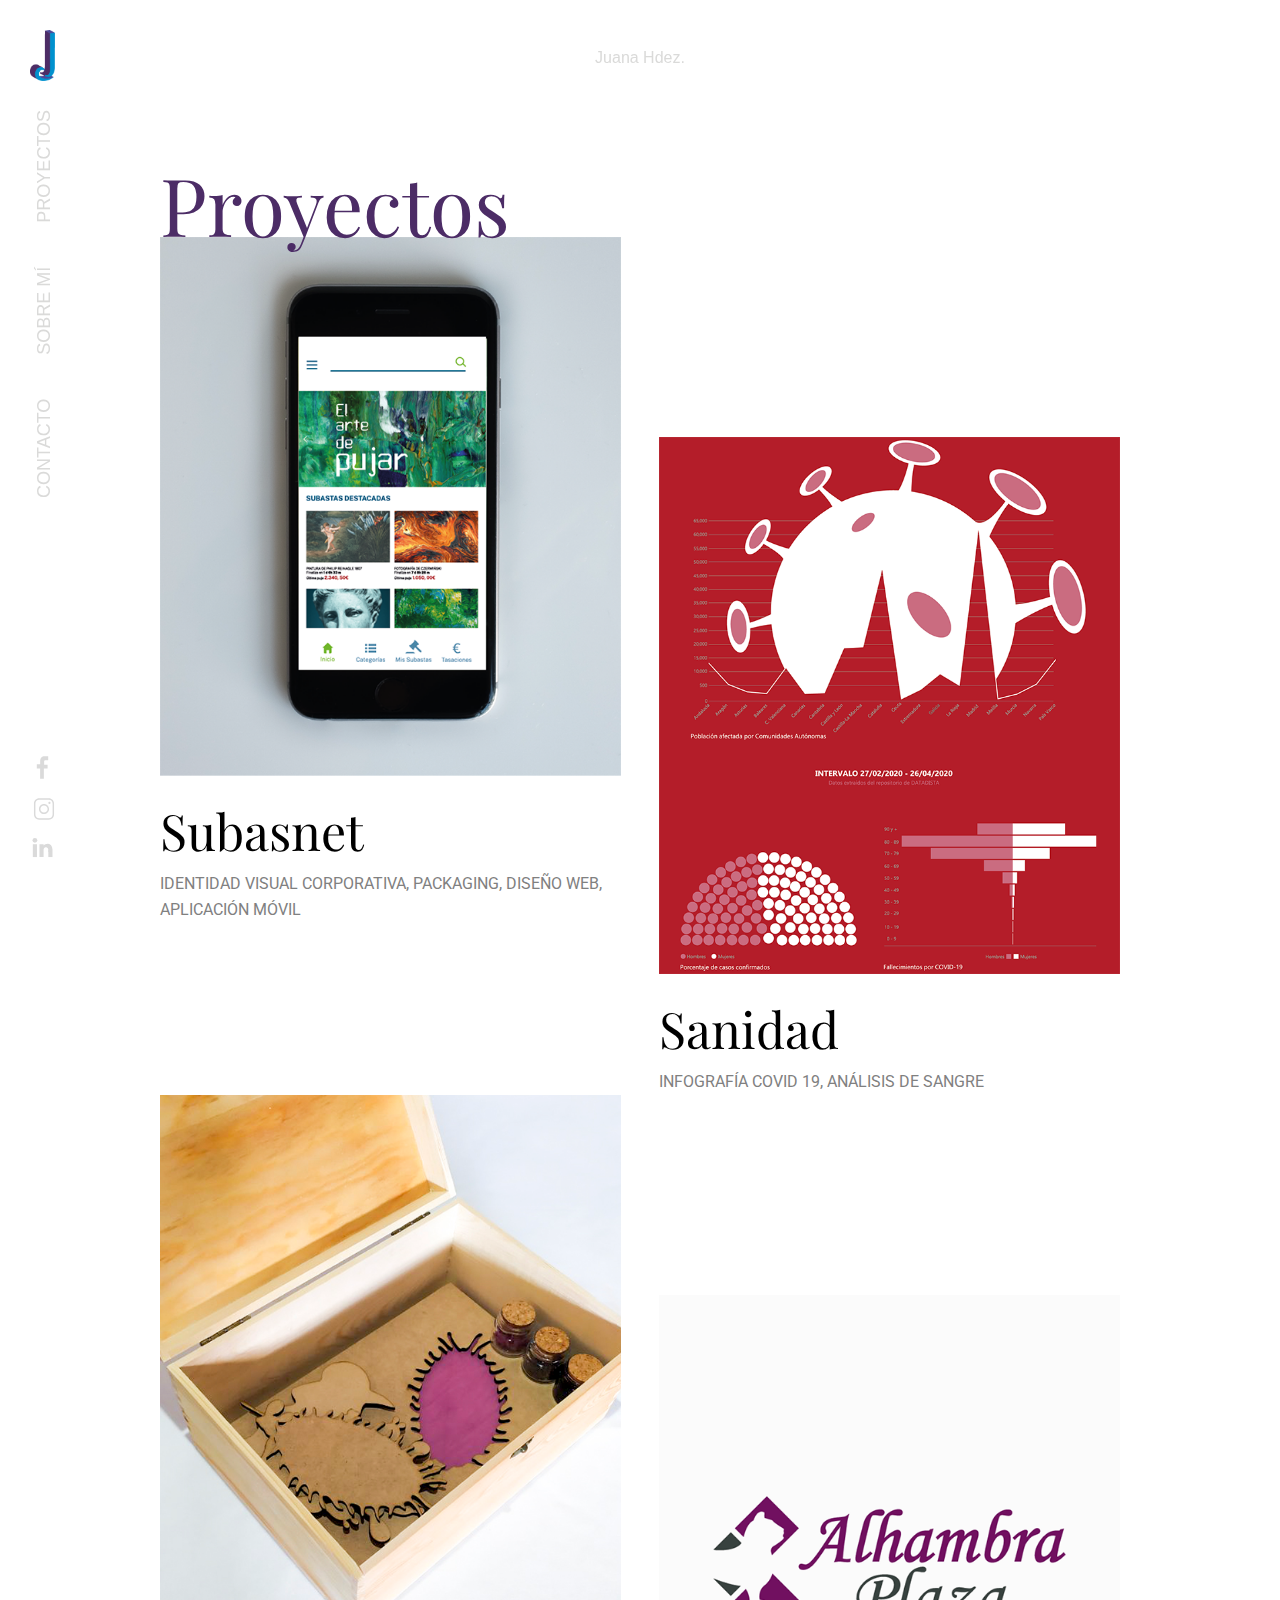
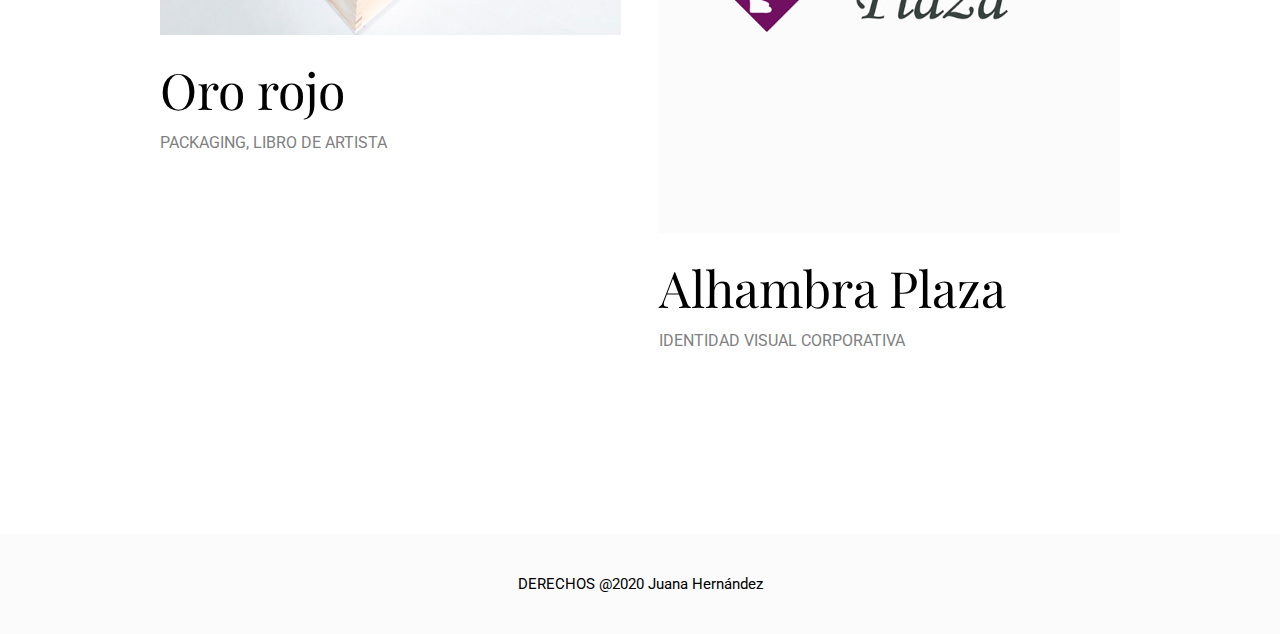
<file: projects.html>
<!doctype html>   
<html>    
	<head>    
		<meta charset="utf-8">
		<meta name="viewport" content="width=device-width, initial-scale=1">
		
		<title>Juana Hdez | proyectos</title>

		<link href="https://fonts.googleapis.com/css2?family=Playfair+Display:wght@600&display=swap" rel="stylesheet">
		<link href="https://fonts.googleapis.com/css2?family=Crimson+Text:wght@700&family=Roboto&display=swap" rel="stylesheet">

		<link rel="stylesheet" type="text/css" href="./styles/reset.css"/>
		 
		<link rel="stylesheet" type="text/css" href="./styles/mobile-menu.css"/>
		<link rel="stylesheet" type="text/css" href="./styles/projects.css"/>
		<link rel="stylesheet" type="text/css" href="./styles/header.css"/>
		<link rel="stylesheet" type="text/css" href="./styles/footer.css"/>
	</head>
	<body>  
		<header>
			<a class="logo" href="./index.html"><img src="./resources/logo/logo.png" alt="Logotipo personal basado en la J"></a>
			<nav>
				<ul>
					<li id="contact-link" class="link"><a href="./contact.html">CONTACTO</a></li>
					<li id="about-me-link" class="link"><a href="./about-me.html">SOBRE MÍ</a></li>
					<li id="projects-link" class="link"><a href="./projects.html">PROYECTOS</a></li>
				</ul>
			</nav>
			<div class="social-network-wrapper">
				<a class="social-network-icon facebook" href="http://www.facebook.com" target="_blank"> <svg version="1.1" id="Capa_1" xmlns="http://www.w3.org/2000/svg" xmlns:xlink="http://www.w3.org/1999/xlink" x="0px" y="0px" width="25px" height="25px" viewBox="0 0 20 20" enable-background="new 0 0 20 20" xml:space="preserve"> <g> <path fill="#DADADA" d="M14.561,1.082h-3.203c0,0-2.758-0.09-3.208,3.342v2.979H5.439v3.388h2.663v8.129h2.982v-8.129h2.981V7.718 h-2.755V5.416c0,0-0.09-1.174,0.721-1.174h2.529V1.082z"/> </g> </svg></a>
				<a class="social-network-icon instagram" href="http://www.instagram.com" target="_blank"><svg version="1.1" id="Capa_1" xmlns="http://www.w3.org/2000/svg" xmlns:xlink="http://www.w3.org/1999/xlink" x="0px" y="0px" width="28px" height="28px" viewBox="0 0 20 20" enable-background="new 0 0 20 20" xml:space="preserve"> <g> <g> <path fill="#DADADA" d="M13.481,17.639H6.515c-2.029,0-3.682-1.65-3.682-3.681V6.042c0-2.029,1.652-3.682,3.682-3.682h6.967 c2.031,0,3.685,1.652,3.685,3.682v7.916C17.166,15.988,15.513,17.639,13.481,17.639z M6.515,3.39c-1.462,0-2.652,1.19-2.652,2.652 v7.916c0,1.464,1.19,2.653,2.652,2.653h6.967c1.463,0,2.652-1.189,2.652-2.653V6.042c0-1.462-1.189-2.652-2.652-2.652H6.515z"/> </g> <g> <path fill="#DADADA" d="M9.998,13.614c-1.992,0-3.612-1.621-3.612-3.613c0-1.992,1.62-3.613,3.612-3.613 c1.995,0,3.615,1.621,3.615,3.613C13.613,11.993,11.993,13.614,9.998,13.614z M9.998,7.417c-1.423,0-2.583,1.16-2.583,2.584 c0,1.425,1.16,2.582,2.583,2.582c1.426,0,2.586-1.156,2.586-2.582C12.584,8.578,11.424,7.417,9.998,7.417z"/></g> <g> <circle fill="#DADADA" cx="13.886" cy="5.644" r="0.79"/> </g> </g> </svg> </a>
				<a class="social-network-icon linkedin" href="http://www.linkedin.com" target="_blank"> <svg version="1.1" id="Capa_1" xmlns="http://www.w3.org/2000/svg" xmlns:xlink="http://www.w3.org/1999/xlink" x="0px" y="0px" width="25px" height="25px" viewBox="0 0 20 20" enable-background="new 0 0 20 20" xml:space="preserve"> <g> <g> <circle fill="#DADADA" cx="3.918" cy="4.247" r="1.896"/> </g> <g> <rect x="2.263" y="7.376" fill="#DADADA" width="3.309" height="10.272"/> </g> <g> <rect x="14.672" y="11.74" fill="#DADADA" width="3.305" height="5.908"/> </g> <g> <path fill="#DADADA" d="M16.604,7.904c-2.154-1.762-4.6-0.381-5.724,0.454V7.376H7.572v10.272h3.307V11.32 c0.66-1.639,2.197-1.43,2.197-1.43c2.209,0.572,1.596,3.658,1.596,3.658l1.313-0.309l1.992-1.5 C17.977,9.052,16.604,7.904,16.604,7.904z"/> </g> </g> </svg></a>
			</div>
		</header>

		<svg class="mobile-menu-icon open" height="384pt" viewBox="0 -53 384 384" width="384pt" xmlns="http://www.w3.org/2000/svg"><path d="m368 154.667969h-352c-8.832031 0-16-7.167969-16-16s7.167969-16 16-16h352c8.832031 0 16 7.167969 16 16s-7.167969 16-16 16zm0 0"/><path d="m368 32h-352c-8.832031 0-16-7.167969-16-16s7.167969-16 16-16h352c8.832031 0 16 7.167969 16 16s-7.167969 16-16 16zm0 0"/><path d="m368 277.332031h-352c-8.832031 0-16-7.167969-16-16s7.167969-16 16-16h352c8.832031 0 16 7.167969 16 16s-7.167969 16-16 16zm0 0"/></svg>
		<svg class="mobile-menu-icon close" version="1.1" id="Capa_1" xmlns="http://www.w3.org/2000/svg" xmlns:xlink="http://www.w3.org/1999/xlink" x="0px" y="0px" width="587.91px" height="587.91px" viewBox="0 0 587.91 587.91" style="enable-background:new 0 0 587.91 587.91;" xml:space="preserve"><g><g><g><path d="M86.451,501.46c26.937,26.936,58.315,48.088,93.265,62.871c36.207,15.314,74.642,23.078,114.239,23.078c39.596,0,78.032-7.764,114.239-23.078c34.949-14.783,66.328-35.936,93.266-62.871c26.936-26.938,48.09-58.316,62.871-93.266c15.314-36.207,23.08-74.643,23.08-114.238c0-39.598-7.766-78.033-23.08-114.239c-14.781-34.95-35.936-66.328-62.871-93.265c-26.938-26.937-58.316-48.09-93.266-62.872C371.986,8.265,333.551,0.501,293.955,0.501c-39.597,0-78.032,7.765-114.239,23.079c-34.95,14.782-66.328,35.936-93.265,62.872s-48.09,58.315-62.873,93.264C8.265,215.923,0.5,254.358,0.5,293.956c0,39.596,7.765,78.031,23.079,114.238C38.361,443.144,59.515,474.522,86.451,501.46z M293.955,43.341c138.411,0,250.614,112.204,250.614,250.615c0,138.41-112.203,250.613-250.614,250.613S43.34,432.366,43.34,293.956C43.34,155.545,155.544,43.341,293.955,43.341z"/><path d="M293.955,587.909c-39.667,0-78.167-7.778-114.434-23.117c-35.01-14.809-66.442-35.998-93.423-62.979c-26.983-26.984-48.172-58.417-62.979-93.425C7.778,372.119,0,333.618,0,293.956c0-39.663,7.778-78.165,23.118-114.435c14.807-35.008,35.997-66.44,62.979-93.423c26.982-26.983,58.415-48.172,93.423-62.979c36.27-15.34,74.771-23.118,114.434-23.118c39.666,0,78.167,7.778,114.433,23.119c35.009,14.807,66.441,35.997,93.425,62.979c26.984,26.985,48.173,58.417,62.979,93.423c15.341,36.27,23.119,74.771,23.119,114.434c0,39.662-7.778,78.163-23.119,114.433c-14.806,35.007-35.994,66.439-62.979,93.425c-26.982,26.98-58.415,48.169-93.425,62.979C372.121,580.131,333.62,587.909,293.955,587.909z M293.955,1.001c-39.529,0-77.898,7.751-114.044,23.039c-34.889,14.757-66.215,35.874-93.106,62.765c-26.892,26.892-48.009,58.217-62.766,93.105C8.751,216.057,1,254.427,1,293.956C1,333.483,8.751,371.854,24.039,408c14.757,34.889,35.874,66.214,62.766,93.106c26.89,26.889,58.215,48.006,93.106,62.765c36.142,15.287,74.512,23.038,114.044,23.038s77.901-7.751,114.044-23.039c34.89-14.758,66.216-35.875,93.106-62.764c26.893-26.895,48.009-58.22,62.764-93.106c15.289-36.146,23.041-74.516,23.041-114.044c0-39.529-7.752-77.899-23.041-114.044c-14.754-34.887-35.871-66.212-62.764-93.106c-26.892-26.891-58.218-48.008-93.106-62.765C371.855,8.752,333.485,1.001,293.955,1.001z M293.955,545.069c-67.075,0-130.136-26.12-177.565-73.549c-47.429-47.43-73.55-110.489-73.55-177.564S68.96,163.82,116.39,116.391c47.429-47.429,110.49-73.55,177.565-73.55c67.075,0,130.135,26.121,177.564,73.55c47.43,47.43,73.55,110.49,73.55,177.565s-26.12,130.135-73.55,177.564C424.09,518.949,361.029,545.069,293.955,545.069z M293.955,43.841c-66.808,0-129.617,26.017-176.858,73.257c-47.24,47.241-73.257,110.05-73.257,176.858c0,66.808,26.017,129.617,73.257,176.856c47.24,47.24,110.05,73.257,176.858,73.257s129.617-26.017,176.857-73.257c47.24-47.239,73.257-110.049,73.257-176.856c0-66.808-26.017-129.618-73.257-176.858C423.571,69.857,360.763,43.841,293.955,43.841z"/></g><g><path d="M184.92,402.989c4.183,4.184,9.664,6.275,15.146,6.275c5.482,0,10.964-2.092,15.146-6.275l78.742-78.742l78.743,78.742c4.182,4.184,9.664,6.275,15.146,6.275s10.963-2.092,15.146-6.275c8.365-8.363,8.365-21.926,0-30.291l-78.744-78.742l78.742-78.743c8.365-8.365,8.365-21.928,0-30.292c-8.363-8.365-21.926-8.365-30.291,0l-78.743,78.743l-78.742-78.743c-8.365-8.365-21.928-8.365-30.292,0c-8.365,8.365-8.365,21.927,0,30.292l78.743,78.743l-78.743,78.742C176.555,381.063,176.555,394.626,184.92,402.989z"/><path d="M387.844,409.765c-5.856,0-11.36-2.28-15.5-6.422l-78.389-78.389l-78.388,78.389c-4.14,4.142-9.645,6.422-15.5,6.422s-11.36-2.28-15.5-6.422c-4.14-4.14-6.42-9.644-6.42-15.498c0-5.855,2.28-11.359,6.42-15.5l78.389-78.389l-78.389-78.389c-8.546-8.547-8.546-22.453,0-31c4.14-4.14,9.644-6.42,15.5-6.42c5.855,0,11.36,2.28,15.5,6.42l78.389,78.389l78.389-78.389c4.141-4.14,9.645-6.42,15.5-6.42c5.854,0,11.358,2.28,15.498,6.42c4.141,4.14,6.42,9.645,6.42,15.5s-2.279,11.36-6.42,15.5l-78.389,78.389l78.391,78.389c4.141,4.141,6.421,9.645,6.421,15.5c0,5.854-2.28,11.358-6.421,15.498C399.202,407.484,393.698,409.765,387.844,409.765z M293.955,323.54l79.096,79.096c3.95,3.952,9.204,6.129,14.793,6.129c5.587,0,10.841-2.177,14.793-6.129c3.951-3.95,6.128-9.203,6.128-14.791s-2.177-10.842-6.128-14.793l-79.098-79.096l79.096-79.096c3.951-3.951,6.127-9.205,6.127-14.793s-2.176-10.841-6.127-14.792c-3.95-3.951-9.203-6.127-14.791-6.127s-10.842,2.176-14.793,6.127l-79.096,79.096l-79.096-79.096c-3.951-3.951-9.205-6.127-14.793-6.127c-5.588,0-10.841,2.176-14.792,6.127c-8.156,8.157-8.156,21.428,0,29.585l79.096,79.096l-79.096,79.096c-3.951,3.951-6.127,9.205-6.127,14.793s2.176,10.841,6.127,14.791c3.952,3.952,9.205,6.129,14.793,6.129s10.841-2.177,14.793-6.129L293.955,323.54z"/></g></g></g></svg>
		<div class="popup-menu">
			<ul>
				<li id="projects-link" class="link"><a href="./projects.html">PROYECTOS</a></li>
				<li id="about-me-link" class="link"><a href="./about-me.html">SOBRE MÍ</a></li>
				<li id="contact-link" class="link"><a href="./contact.html">CONTACTO</a></li>
			</ul>

			<div class="social-network-wrapper">
				<a class="social-network-icon facebook" href="http://www.facebook.com" target="_blank"> <svg version="1.1" id="Capa_1" xmlns="http://www.w3.org/2000/svg" xmlns:xlink="http://www.w3.org/1999/xlink" x="0px" y="0px" width="25px" height="25px" viewBox="0 0 20 20" enable-background="new 0 0 20 20" xml:space="preserve"> <g> <path fill="#DADADA" d="M14.561,1.082h-3.203c0,0-2.758-0.09-3.208,3.342v2.979H5.439v3.388h2.663v8.129h2.982v-8.129h2.981V7.718 h-2.755V5.416c0,0-0.09-1.174,0.721-1.174h2.529V1.082z"/> </g> </svg></a>
				<a class="social-network-icon instagram" href="http://www.instagram.com" target="_blank"><svg version="1.1" id="Capa_1" xmlns="http://www.w3.org/2000/svg" xmlns:xlink="http://www.w3.org/1999/xlink" x="0px" y="0px" width="28px" height="28px" viewBox="0 0 20 20" enable-background="new 0 0 20 20" xml:space="preserve"> <g> <g> <path fill="#DADADA" d="M13.481,17.639H6.515c-2.029,0-3.682-1.65-3.682-3.681V6.042c0-2.029,1.652-3.682,3.682-3.682h6.967 c2.031,0,3.685,1.652,3.685,3.682v7.916C17.166,15.988,15.513,17.639,13.481,17.639z M6.515,3.39c-1.462,0-2.652,1.19-2.652,2.652 v7.916c0,1.464,1.19,2.653,2.652,2.653h6.967c1.463,0,2.652-1.189,2.652-2.653V6.042c0-1.462-1.189-2.652-2.652-2.652H6.515z"/> </g> <g> <path fill="#DADADA" d="M9.998,13.614c-1.992,0-3.612-1.621-3.612-3.613c0-1.992,1.62-3.613,3.612-3.613 c1.995,0,3.615,1.621,3.615,3.613C13.613,11.993,11.993,13.614,9.998,13.614z M9.998,7.417c-1.423,0-2.583,1.16-2.583,2.584 c0,1.425,1.16,2.582,2.583,2.582c1.426,0,2.586-1.156,2.586-2.582C12.584,8.578,11.424,7.417,9.998,7.417z"/></g> <g> <circle fill="#DADADA" cx="13.886" cy="5.644" r="0.79"/> </g> </g> </svg> </a>
				<a class="social-network-icon linkedin" href="http://www.linkedin.com" target="_blank"> <svg version="1.1" id="Capa_1" xmlns="http://www.w3.org/2000/svg" xmlns:xlink="http://www.w3.org/1999/xlink" x="0px" y="0px" width="25px" height="25px" viewBox="0 0 20 20" enable-background="new 0 0 20 20" xml:space="preserve"> <g> <g> <circle fill="#DADADA" cx="3.918" cy="4.247" r="1.896"/> </g> <g> <rect x="2.263" y="7.376" fill="#DADADA" width="3.309" height="10.272"/> </g> <g> <rect x="14.672" y="11.74" fill="#DADADA" width="3.305" height="5.908"/> </g> <g> <path fill="#DADADA" d="M16.604,7.904c-2.154-1.762-4.6-0.381-5.724,0.454V7.376H7.572v10.272h3.307V11.32 c0.66-1.639,2.197-1.43,2.197-1.43c2.209,0.572,1.596,3.658,1.596,3.658l1.313-0.309l1.992-1.5 C17.977,9.052,16.604,7.904,16.604,7.904z"/> </g> </g> </svg></a>
			</div>
		</div>

		<h1 class= "main-title">Juana Hdez.</h1>

		<section class="projects">
			<h2 class="title">Proyectos</h2>
			<div class="project">
				<a class="project-image-link" href="./project-subasnet.html"><img class="project-image" src="./resources/images/subasnet_movil.png" alt="Imagen de la aplicación móvil de Subasnet "></a>
				<a href="./project-subasnet.html" class="project-text">
					<h2 class="project-title">Subasnet</h2>
					<p class="project-subtitle">IDENTIDAD VISUAL CORPORATIVA, PACKAGING, DISEÑO WEB, APLICACIÓN MÓVIL</p>
				</a>
			</div>

			<div class="project below">
				<a class="project-image-link" href="./project-salud.html"><img class="project-image" src="./resources/images/infografia_2.png" alt="Imagen de la infografía de Covid 19"></a>
				<a href="./project-salud.html" class="project-text">
					<h2 class="project-title">Sanidad</h2>
					<p class="project-subtitle">Infografía covid 19, análisis de sangre</p>
				</a>
			</div>

			<div class="project">
				<a class="project-image-link" href="./project-oro-rojo.html"><img class="project-image" src="./resources/images/libro_artista_2.png" alt="Imagen del contenido de la caja del libro de artista"></a>
				<a href="./project-oro-rojo.html" class="project-text">
					<h2 class="project-title">Oro rojo</h2>
					<p class="project-subtitle">Packaging, libro de artista</p>
				</a>
			</div>
			<div class="project below">
				<a class="project-image-link" href="./project-alhambra-plaza.html"><img class="project-image" src="./resources/images/alhambra.png" alt="Imagen del logotipo de Alhambra Plaza"></a>
				<a href="./project-alhambra-plaza.html" class="project-text">
					<h2 class="project-title">Alhambra Plaza</h2>
					<p class="project-subtitle">Identidad visual corporativa</p>
				</a>
			</div>
		</section>

		<footer>
			<p>DERECHOS @2020 Juana Hernández</p>
		</footer>

		<script src="https://ajax.googleapis.com/ajax/libs/jquery/3.5.1/jquery.min.js"></script>
		<script src="./scripts/main.js"></script>
	</body>
</html>
</file>
<file: styles/index.css>
.main-image {
  position: relative;
  width: 100%;
  margin-bottom: 40px;
}

.selected-projects {
  position: relative;
  width: 100%;
  padding: 5vh 160px;
  box-sizing: border-box;
  overflow: hidden;
}

.selected-projects .title{
  position: relative;
  color:#4C2C66;
  font-size: 80px;
  font-family: 'Playfair Display', serif;
  margin-bottom: 10px;
  margin-top: 100px;
  z-index: 2;
}

.selected-project {
  position: relative;
  width: 100%;
  margin-bottom: 80px;
  float: left;
}

.selected-project:last-child {
  margin-bottom: 0;
}

.selected-project a .project-image {
  position: relative;
  width: 50%;
  float: left;
}

.selected-project.inverted .project-image {
  transform: none;
  float: right;
}

.selected-project .project-text {
  position: absolute;
  top: 70%;
  left: 47%;
  max-width: 50%;
}

.selected-project.inverted .project-text {
  left: auto;
  right: 47%;
}

.selected-project .project-text .project-title {
  position: relative;
  margin-bottom: 10px;
  color: black;
  font-size: 50px;
  font-family: 'Playfair Display', serif;
}

.selected-project.inverted .project-text .project-title {
  text-align: right;
}

.selected-project .project-text .project-subtitle {
  position: relative;
  text-transform: uppercase;
  font-size: 16px;
  font-family: 'Roboto', sans-serif;
  color:gray;
  line-height: 20px;
  text-align: left;
}

.selected-project.inverted .project-text .project-subtitle {
  text-align: right;
}

.contact-me-banner {
  position: relative;
  width: 100%;
  height: 240px;
  clear: both;
}

.contact-me-banner .contact-me-phrase {
  position: absolute;
  top: 50%;
  width: 100%;
  text-align: center;
  transform: translateY(-50%);
  font-family: 'Playfair Display', serif;
}

.contact-me-banner .contact-me-phrase p {
  font-size: 30px;
  display: inline-block;

}

.contact-me-banner .contact-me-phrase .highlighted {
  position: relative;
  font-size: 37px;
  margin-left: 10px;
  color: black;
}

.contact-me-banner .contact-me-phrase .highlighted .underline {
  position: absolute;
  bottom: 0;
  left: 0;
  width: 100%;
  height: 4px;
  background-color: #009ee3;
  transition: all .3s;
  z-index: -1;
}

.contact-me-banner .contact-me-phrase .highlighted:hover .underline {
  height: 14px; 
}

@media (max-width: 1400px) {
  .selected-projects .title {
    font-size: 70px;
  }
}

@media (max-width: 1200px) {
  .selected-projects {
    padding: 5vh 100px;
  }

  .selected-projects .title {
    font-size: 60px;
    margin-top: 0;
  }
  
}

@media (max-width: 1000px) {
  .selected-projects .title {
    font-size: 45px;
  }

  .selected-project .project-text .project-title {
    font-size: 40px;
  }
}

@media (max-width: 900px) {
  .main-image {
    margin-bottom: 0;
  }

  .selected-projects .title {
    font-size: 40px;
  }
}

@media (max-width: 850px) {
  .contact-me-banner .contact-me-phrase .highlighted {
    font-size: 32px;
  }

  .contact-me-banner .contact-me-phrase p {
    font-size: 25px;
  }
}

@media (max-width: 800px) {
  .selected-project a .project-image {
    width: 100%;
    margin-bottom: 30px;
  }

  .selected-project .project-text {
    position: relative;
    width: 100%;
    top: auto;
    left: auto;
    max-width: auto;
  }

  .selected-project.inverted .project-text {
    right: auto;
  }

  .selected-project.inverted .project-text .project-title,
  .selected-project.inverted .project-text .project-subtitle {
    text-align: left;
  }
}

@media (max-width: 700px) {
  .selected-projects {
    padding: 5vh 50px;
  }

  .selected-project {
    margin-bottom: 40px;
  }
  
  .selected-projects .title {
    font-size: 40px;
  }

  .selected-project a .project-image {
    margin-bottom: 15px;
  }
}

@media (max-width: 650px) {
  .contact-me-banner .contact-me-phrase .highlighted {
    display: block;
    width: 170px;
    margin: 0 auto;
  }
}

@media (max-width: 600px) {
  .selected-projects .title,
  .selected-project .project-text .project-title {
    font-size: 30px;
  }
}

@media (max-width: 550px) {
  .selected-projects {
    padding: 0 50px;
  }

  .contact-me-banner .contact-me-phrase p {
    font-size: 20px;
  }
  .contact-me-banner .contact-me-phrase .highlighted {
    font-size: 28px;
    width: 150px;
  }
}


@media (max-width: 450px) {
  .selected-projects .title,
  .selected-project .project-text .project-title {
    font-size: 25px;
  }

  .selected-project .project-text .project-subtitle {
    font-size: 14px;
  }
}
</file>
<file: styles/header.css>
a {
  color: inherit;
  text-decoration: none;
}

a:visited {
  color: #dadad9;
}

a:hover {
  color: inherit;
  text-decoration: none;
}

.main-title {
  position: fixed;
  top: 50px;
  left: 50%;
  transform: translateX(-50%);
  font-family: 'Asap', sans-serif;
  font-size: 16px;
  color: #dadad9;
  z-index: 5;
  cursor: pointer;
}

section {
  position: relative;
  display: block;
  max-width: 1520px;
  margin: 0 auto;
}

header {
  position: fixed;
  top: 0;
  left: 0;
  width: 80px;
  height: 100%;
  background-color: rgba(255,255,255,0.8);
  z-index: 6;
}

header .logo {
  position: absolute;
  top: 30px;
  left: 30px;
  cursor: pointer;
}

header .logo img {
  width: 25px;
}

header nav {
  position: absolute;
  top: 480px;
  left: 53px;
  width: 392px;
  height: 18px;
  transform: rotate(-90deg);
  transform-origin: bottom left;
}

header nav ul {
  position: absolute;
  top: 0;
  left: 0;
  width: 100%;
  height: 100%;
  margin: 0;
}

header nav ul li {
  display: inline-block;
  margin-right: 40px;
}

header nav ul li:last-child {
  margin-right: 0;
}

header nav ul #projects-link {
  top: 0;
}

header nav ul #about-me-link {
  top: 60px;
}

header nav ul #contact-link {
  top: 120px;
}

header nav ul li a {
  position: relative;
  display: inline-block;
  color: #dadad9;;
  transition: color .5s;
  font-family: 'Asap', sans-serif;
  font-size: 18px;
}

header nav  ul li a:hover {
  color: #009ee3;
  text-decoration: none;
}

header .social-network-wrapper {
  position: absolute;
  bottom: 40px;
  left: 30px;
  width: 25px;
  height: 105px;
}

header .social-network-wrapper .social-network-icon {
  position: absolute;
  width: 25px;
  height: 25px;
  left: 0;
}

header .social-network-wrapper .social-network-icon.facebook {
  top: 0px;
}

header .social-network-wrapper .social-network-icon.instagram {
  top: 40px;
}

header .social-network-wrapper .social-network-icon.linkedin {
  top: 80px;
}

@media (max-width: 1100px) {
  .main-title {
    top: 40px;
  }
}

@media (max-width: 900px) {
  .main-image {
    margin-top: 30px;
  }
}

@media (max-width: 700px) {
  header {
    background-color: transparent;
  }

  header nav,
  header .social-network-wrapper {
    display: none;
  }

  header .logo img {
    width: 14px;
  }
}

@media (max-width: 650px) {
  .main-image {
    margin-top: 40px;
  }
}
</file>
<file: styles/footer.css>
footer {
  position: relative;
  width: 100%;
  height: 100px;
  clear: both;
  background-color: #FBFBFB;;
}

footer p {
  position: absolute;
  top: 50%;
  transform: translateY(-50%);
  text-align: center;
  width: 100%;
  font-family: 'Roboto', sans-serif;
  font-size: 15px;
}
</file>
<file: styles/mobile-menu.css>
.mobile-menu-icon {
  position: fixed;
  top: 38px;
  right: 24px;
  width: 20px;
  height: 20px;
  z-index: 4;
  fill: #4C2C66;
  cursor: pointer;
  display: none;
}

.popup-menu {
  display: none;
  position: fixed;
  top: 0;
  left: 0;
  width: 100%;
  height: 100%;
  z-index: 3;
  background-color: white;
}

.popup-menu ul {
  position: absolute;
  top: 50%;
  left: 50%;
  transform: translate(-50%, -50%);
}

.popup-menu ul li {
  position: relative;
  text-align: center;
  margin-bottom: 50px;
  display: block;
}

.popup-menu ul li a {
  color: #4C2C66;
  font-family: 'Playfair Display', serif;
  font-size: 32px;
}

.popup-menu .social-network-wrapper {
  position: absolute;
  bottom: 40px;
  left: 50%;
  width: 105px;
  height: 25px;
  transform: translateX(-50%);
}

.popup-menu .social-network-wrapper .social-network-icon {
  margin-right: 9px;
}

.popup-menu .social-network-wrapper .social-network-icon:last-child {
  margin-right: 0;
}

.popup-menu .social-network-wrappe .social-network-icon.instagram {
  margin-top: 3px;
}

@media (max-width: 700px) {
  .mobile-menu-icon.open {
    display: block;
  }
}


@media (max-width: 700px) {
  .popup-menu ul li {
    margin-bottom: 40px;
  }

  .popup-menu ul li a {
    font-size: 27px;
  }
}
</file>
<file: styles/about-me.css>
.about-me {
  position: relative;
  padding: 100px 0;
  width: 100%;
  box-sizing: border-box;
}

.about-me .biography-wrapper {
  position: relative;
  width: 100%;
  padding: 0 160px;
  box-sizing: border-box;
  margin-bottom: 80px;
}

.about-me .biography-wrapper img {
  position: relative;
  width: 40%;
  margin-top: 80px;
}

.about-me .biography-wrapper .text-wrapper {
  position: absolute;
  top: 0;
  left: 35%;
  width: 50%;
}

.about-me .biography-wrapper .text-wrapper .title {
  position: relative;
  font-size: 80px;
  margin-bottom: 20px;
  font-family: 'Playfair Display', serif;
  color: #4C2C66;
  margin-top: 300px;
}

.about-me .biography-wrapper .text-wrapper .biography {
  position: relative;
  font-size: 20px;
  font-family: 'Roboto', sans-serif;
  color: black;
  line-height: 26px;
}

.about-me .biography-wrapper .text-wrapper .biography .different-font {
  font-family:'Dancing Script', cursive;
  font-size: 37px;
}



.about-me .timeline {
  position: relative;
  width: 100%;
  height: 120px;
  margin-bottom: 80px;
}

.about-me .timeline .line {
  position: absolute;
  top: 50%;
  left: 0;
  transform: translateY(-50%);
  width: 100%;
  height: 1px;
  background-color: #dadad9;
}

.about-me .timeline .event {
  position: absolute;
  top: 50%;
  height: 80px;
  width: 200px;
  transform: translateY(-50%);
}

.about-me .timeline #event1 {
  left: 15%;
}

.about-me .timeline #event2 {
  left: 35%;
}

.about-me .timeline #event3 {
  left: 55%;
}

.about-me .timeline #event4 {
  left: 75%;
}

.about-me .timeline .event .date {
  position: absolute;
  left: 50%;
  top: -20px;
  transform: translateX(-50%);
  font-family: 'Roboto', sans-serif;
  font-size: 15px;
  color: #009EE3;
}

.about-me .timeline .event .point {
  position: absolute;
  left: 50%;
  top: 50%;
  width: 20px;
  height: 20px;
  border-radius: 50%;
  background-color: #4C2C66;
  transform: translate(-50%, -50%);
}

.about-me .timeline .event .name {
  position: absolute;
  left: 50%;
  width: 100%;
  text-align: center;
  bottom: -20px;
  transform: translateX(-50%);
  font-family: 'Roboto', sans-serif;
  color: #4C2C66;
}

@media (max-width: 1400px) {
  .about-me .biography-wrapper {
    padding: 0 50px;
  }

}

@media (max-width: 1300px) {
  .about-me {
    padding: 0;
  }

  .about-me .biography-wrapper {
    margin-bottom: 200px;
  }

  .about-me .biography-wrapper .text-wrapper {
    width: 50%;
  }
}

@media (max-width: 1200px) {
  .about-me .timeline .event {
    width: 150px;
  }

  .about-me .timeline #event1 {
    left: 10%;
  }
  .about-me .timeline #event2 {
    left: 30%;
  }
  .about-me .timeline #event3 {
    left: 50%;
  }
  .about-me .timeline #event4 {
    left: 70%;
  }

  .about-me .biography-wrapper .text-wrapper .title {
    font-size: 60px;
  }
}

@media (max-width: 1050px) {
  .about-me .biography-wrapper {
    margin-bottom: 300px;
  }
}

@media (max-width: 900px) {
  .about-me .biography-wrapper {
    padding: 0 50px 0 100px;
    margin-bottom: 100px;
    top: 0;
    margin-top: -200px;
  }

  .about-me .biography-wrapper img {
    display: none;
  }

  .about-me .biography-wrapper .text-wrapper {
    position: relative;
    width: 100%;
    left: auto;
    top: auto;
  }
}

@media (max-width: 800px) {
  .about-me .biography-wrapper .text-wrapper .title {
    font-size: 50px;
  }

  .about-me .timeline .event {
    width: 120px;
  }
}

@media (max-width: 700px) {
  .about-me .biography-wrapper {
    padding: 0 50px;
  }
}

@media (max-width: 650px) {
  .about-me .timeline .event {
    width: 70px;
  }

  .about-me .timeline .event .name {
    bottom: -60px;
  }
}
</file>
<file: styles/contact.css>
.contact {
  position: relative;
  padding: 100px 160px;
  width: 100%;
  box-sizing: border-box;
  min-height: calc(100vh - 100px);
}

.contact .title {
  font-size: 80px;
  font-family: 'Playfair Display', serif;
  color: #4C2C66;
  margin-bottom: 100px;
  margin-top: 35px;
  text-align: center;
}

.contact form {
  width: 440px;
  margin: 0 auto 40px auto;
}

.contact input,
.contact textarea {
  margin-bottom: 15px;
  background-color: #FBFBFB;
  border: none;
  width: 100%;
  text-transform: uppercase;
  font-family: 'Playfair Display', serif;
  font-size: 14px;
  color: #4C2C66;
  padding: 5px 8px;
  box-sizing: border-box;
}

.contact textarea::placeholder,
.contact input::placeholder {
  font-family: 'Playfair Display', serif;
  font-size: 14px;
  color: #4C2C66;
  margin-left: 5px;
}


.contact textarea {
  height: 200px;
  resize: none;
  padding-top: 8px;
}

.contact input {
  height: 35px;
}

.contact input[type="submit"] {
  display: block;
  width: auto;
  background-color: transparent;
  transition: color .5s;
  margin: 0 auto;
}

.contact input[type="submit"]:hover {
  color: #009ee3;
}

.contact .form-footer {
  position: relative;
  width: 100%;
  height: 35px;
}

.contact .form-footer span {
  position: absolute;
  top: 16px;
  width: 160px;
  height: 2px;
  background-color: #dadad9;
}

.contact .form-footer span.before {
  left: 0;
}

.contact .form-footer span.after {
  right: 0;
}

.contact .email {
  text-align: center;
  text-transform: uppercase;
  font-size: 12px;
  font-family: 'Playfair Display', serif;
}

.contact .email a {
  color: #009ee3;
}

@media (max-width: 1000px) {
  .contact .title {
    font-size: 60px;
  }
}

@media (max-width: 800px) {
  .contact {
    padding: 100px 100px;
  }
}


@media (max-width: 800px) {
  .contact {
    padding: 100px 50px;
  }
}

@media (max-width: 650px) {
  .contact .title {
    margin-bottom: 40px;
  }
}

@media (max-width: 550px) {
  .contact form {
    width: 100%;
  }

  .contact .form-footer span {
    width: 100px;
  }
}

@media (max-width: 450px) {

  .contact .form-footer span {
    width: 60px;
  }
}
</file>
<file: styles/single-project.css>
.single-project {
  position: relative;
  padding: 100px 160px;
  width: 100%;
  box-sizing: border-box;
}

.single-project .project-title {
  font-size: 50px;
  color: #4C2C66;
  margin-bottom: 20px;
  font-family: 'Playfair Display', serif;
}

.single-project .project-image {
  position: relative;
  width: 100%;
  margin-bottom: 40px;
}

.single-project .project-image:last-child {
  margin-bottom: 0;
}

.single-project .paragraphs-wrapper {
  position: relative;
  margin-bottom: 40px;
  width: 100%;
  float: left;
}

.single-project .paragraphs-wrapper .project-paragraph {
  position: relative;
  width: 45%;
  margin-right: 10%;
  font-size: 20px;
  color: gray;
  font-family: 'Roboto', sans-serif;
  line-height: 24px;
  float: left;
}

.single-project .paragraphs-wrapper .project-paragraph:nth-child(2) {
  margin-right: 0;
}

.carousel {
  position: relative;
  width: 100%;
  height: 90vh;
  clear: both;
  margin-bottom: 40px;
}

.carousel-inner {
  position: absolute;
  top: 0;
  left: 0;
  width: 100%;
  height: 100%;
  overflow: hidden;
}

.carousel-inner img {
  position: absolute;
  top: 50%;
  left: 50%;
  min-width: 100%;
  min-height: 100%;
  transform: translate(-50%, -50%);
}

.carousel-indicators {
  position: absolute;
  margin: 0;
  width: 90px;
  left: 50%;
  bottom: 20px;
}

.carousel-indicators li {
  background-color: #dadad9;
}

.carousel-indicators li.active {
  background-color: #009ee3;
}

.carousel-control {
  width: 40px;
  height: 40px;
  top: 50%;
  transform: translateY(-50%);
  background-color: rgba(255,255,255,0.9);
  border-radius: 50%;
}

.carousel-control-next {
  right: 20px;
}

.carousel-control-prev {
  left: 20px;
}

.carousel-item {
  position: absolute;
  height: 100%;
  width: 100%;
}

.carousel-control-icon {
  width: 20px;
  height: 20px;
}

@media (max-width: 1200px) {
  .single-project {
    padding-left: 100px;
    padding-right: 100px;
  }
}

@media (max-width: 1000px) {
  .single-project .paragraphs-wrapper .project-paragraph {
    width: 100%;
    margin-right: 0;
    margin-bottom: 40px;
  }

  .single-project .paragraphs-wrapper .project-paragraph:last-child {
    margin-bottom: 0;
  }
}

@media (max-width: 700px) {
  .single-project {
    padding-left: 50px;
    padding-right: 50px;
  }
}

@media (max-width: 600px) {
  .single-project .project-title {
    font-size: 40px;
  }

}
</file>
<file: styles/projects.css>
.projects {
  position: relative;
  padding: 0 160px;
  padding-top: 170px;
  padding-bottom: 100px;
  width: 100%;
  box-sizing: border-box;
  overflow: hidden;
}

.projects .title {
  position: relative;
  font-size: 80px;
  font-family: 'Playfair Display', serif;
  z-index: 2;
  color: #4C2C66;
  margin: 0;
  line-height: 67px;
}

.project {
  position: relative;
  width: 45%;
  float: left;
}

.project.below {
  position: relative;
  width: 45%;
  margin-left: 10%;
  margin-top: 200px;
}

.project:last-child {
  margin-bottom: 80px;
}

.project .project-image {
  position: relative;
  width: 100%;
  cursor: pointer;
  margin-bottom: 30px;
}

.project .project-image-link {
  float: left;
}

.project .project-text {
  position: relative;
  width: 100%;
  cursor: pointer;
  box-sizing: border-box;
  color: black;
  float: left;
}

.project .project-text .project-title {
  position: relative;
  margin-bottom: 15px;
  color: black;
  font-size: 50px;
  font-family: 'Playfair Display', serif;
}

.project .project-text .project-subtitle {
  position: relative;
  text-transform: uppercase;
  color: gray;
  font-size: 16px;
  line-height: 26px;
  font-family: 'Roboto', sans-serif;
}

@media (max-width: 1300px) {
  .project,
  .project.below {
    width: 48%;
  }
  
  .project.below {
    margin-left: 4%;
  }
}

@media (max-width: 1200px) {
  .projects {
    padding-left: 100px;
    padding-right: 100px;
    padding-top: 100px;
  }
}

@media (max-width: 900px) {
  .projects .title {
    font-size: 55px;
  }

  .project .project-text .project-title {
    font-size: 40px;
  }

  .project .project-text .project-subtitle {
    line-height: 20px;
  }
}

@media (max-width: 800px) {
  .project,
  .project.below {
    width: 100%;
    margin-bottom: 50px;
  }

  .project.below {
    margin: 0;
  }
}

@media (max-width: 700px) {
  .projects {
    padding-left: 50px;
    padding-right: 50px;
  }
}

@media (max-width: 500px) {
  .projects {
    padding-bottom: 0;
    padding-top: 50px;
  }

  .project,
  .project.below {
    margin-bottom: 30px;
  }

  .project .project-image {
    margin-bottom: 15px;
  }

  .projects .title {
    font-size: 40px;
  }

  .project .project-text .project-title {
    font-size: 35px;
  }

  .project .project-text .project-subtitle {
    font-size: 14px;
  }
}
</file>
